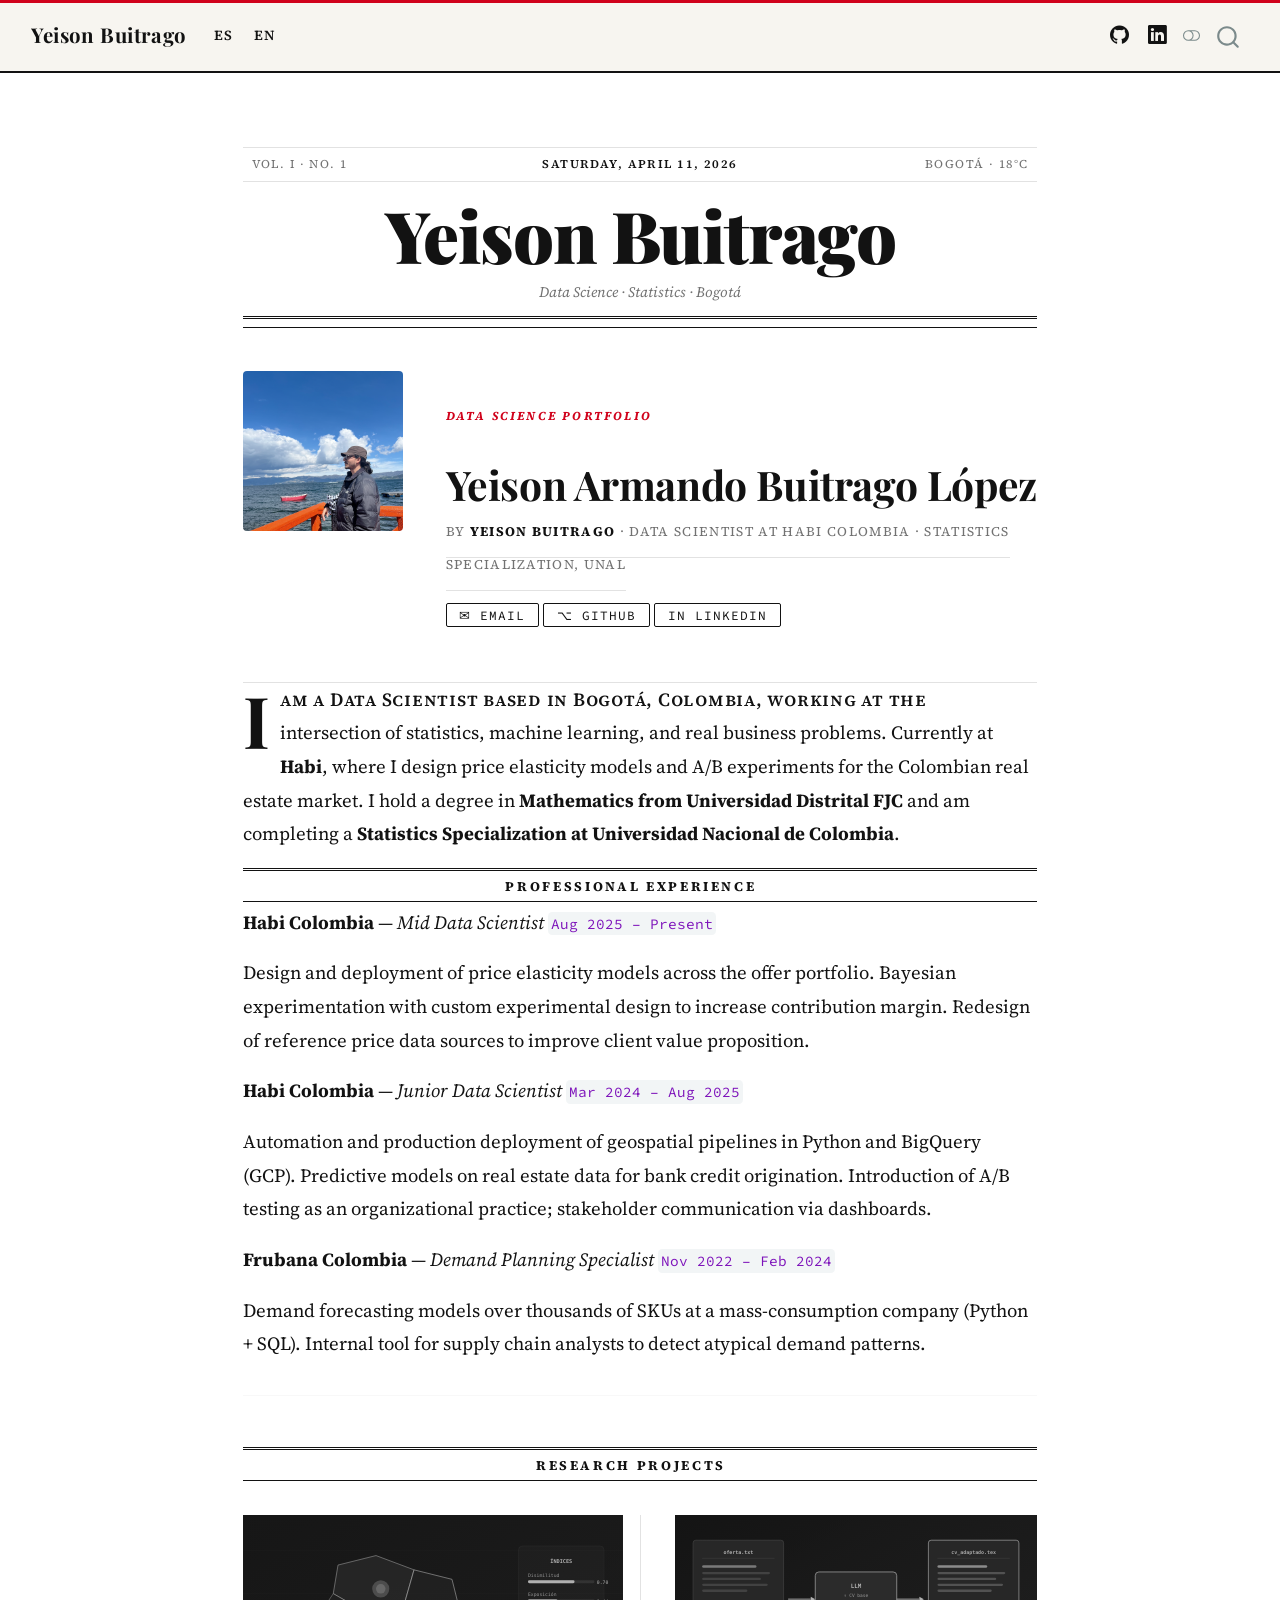
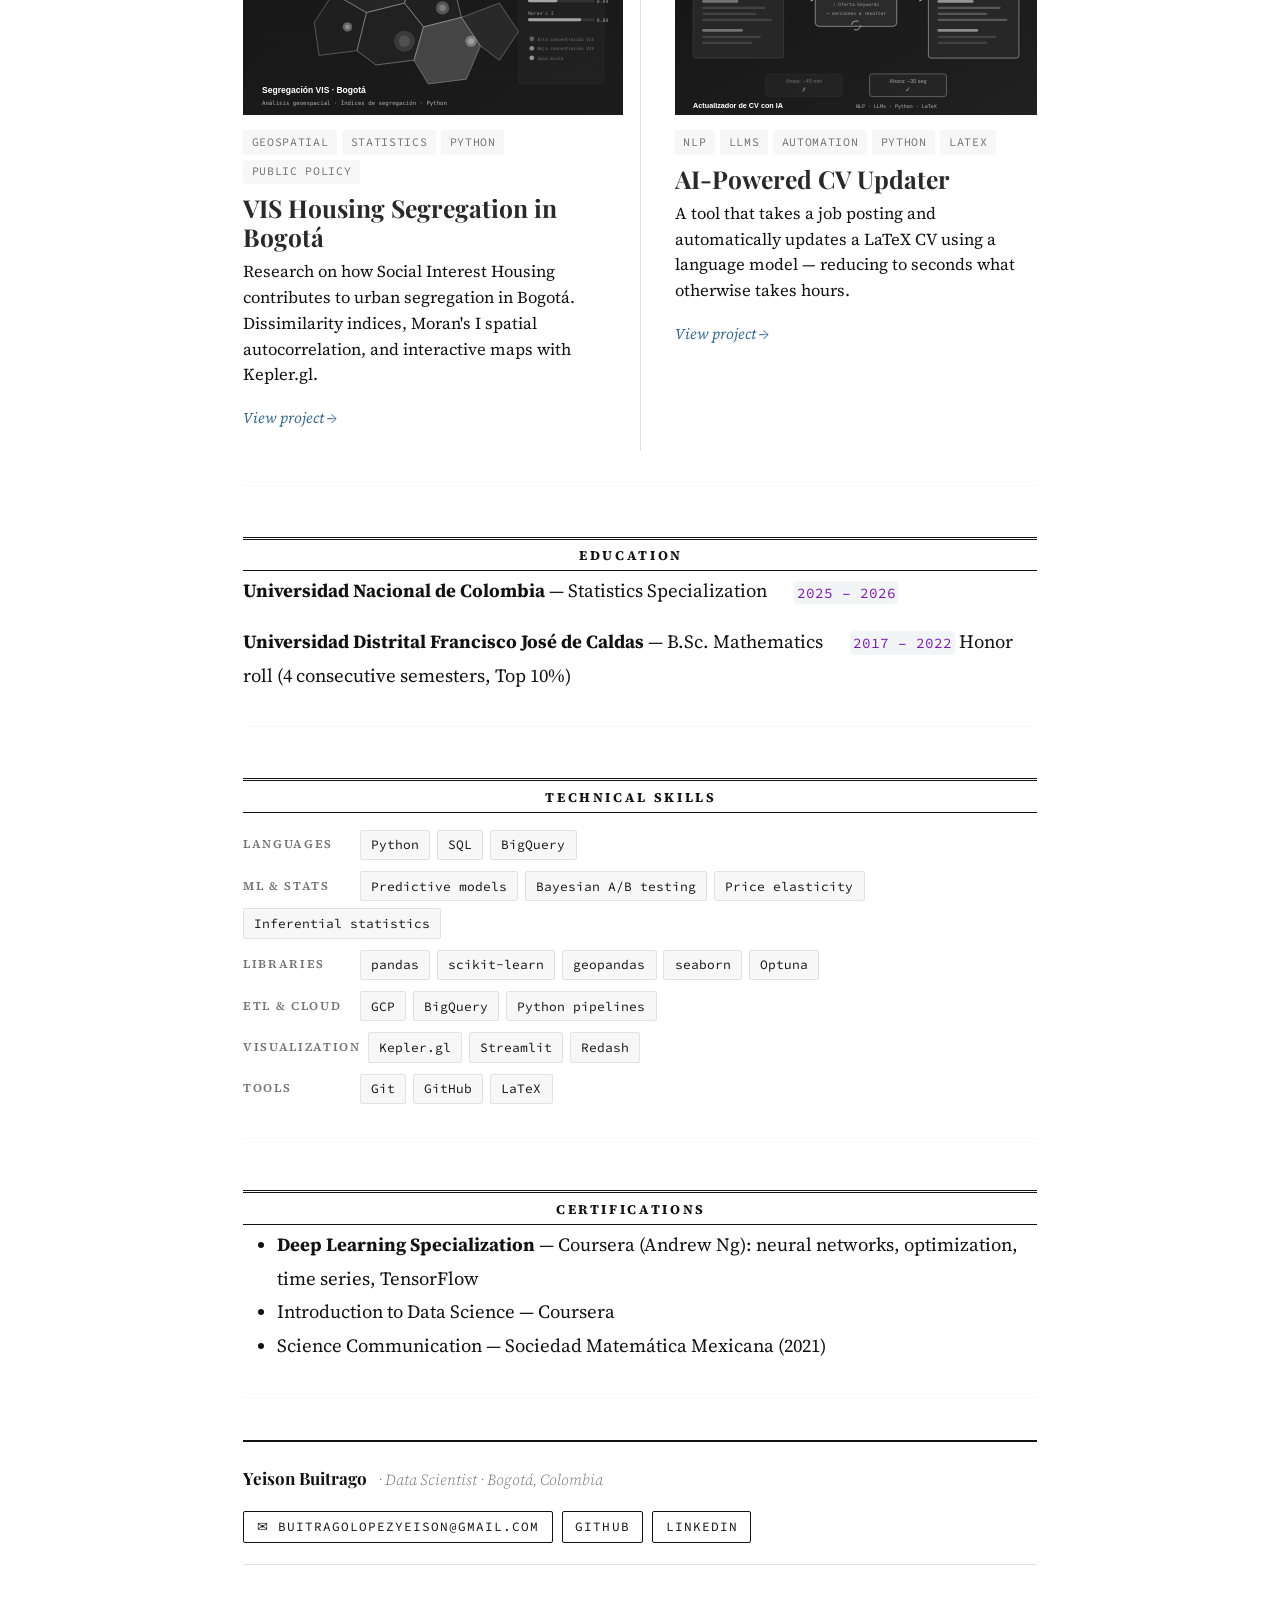
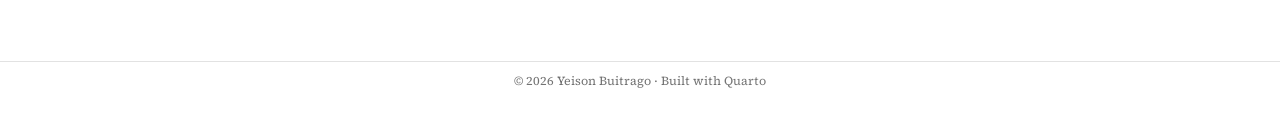
<file: docs/index.html>
<!DOCTYPE html>
<html xmlns="http://www.w3.org/1999/xhtml" lang="en" xml:lang="en"><head>

<meta charset="utf-8">
<meta name="generator" content="quarto-1.9.36">

<meta name="viewport" content="width=device-width, initial-scale=1.0, user-scalable=yes">


<title>Yeison Buitrago · Data Scientist</title>
<style>
/* Default styles provided by pandoc.
** See https://pandoc.org/MANUAL.html#variables-for-html for config info.
*/
code{white-space: pre-wrap;}
span.smallcaps{font-variant: small-caps;}
div.columns{display: flex; gap: min(4vw, 1.5em);}
div.column{flex: auto; overflow-x: auto;}
div.hanging-indent{margin-left: 1.5em; text-indent: -1.5em;}
ul.task-list{list-style: none;}
ul.task-list li input[type="checkbox"] {
  width: 0.8em;
  margin: 0 0.8em 0.2em -1em; /* quarto-specific, see https://github.com/quarto-dev/quarto-cli/issues/4556 */ 
  vertical-align: middle;
}
</style>


<script src="site_libs/quarto-nav/quarto-nav.js"></script>
<script src="site_libs/quarto-nav/headroom.min.js"></script>
<script src="site_libs/clipboard/clipboard.min.js"></script>
<script src="site_libs/quarto-search/autocomplete.umd.js"></script>
<script src="site_libs/quarto-search/fuse.min.js"></script>
<script src="site_libs/quarto-search/quarto-search.js"></script>
<meta name="quarto:offset" content="./">
<link href="./assets/favicon.ico" rel="icon">
<script src="site_libs/quarto-html/quarto.js" type="module"></script>
<script src="site_libs/quarto-html/tabsets/tabsets.js" type="module"></script>
<script src="site_libs/quarto-html/popper.min.js"></script>
<script src="site_libs/quarto-html/tippy.umd.min.js"></script>
<script src="site_libs/quarto-html/anchor.min.js"></script>
<link href="site_libs/quarto-html/tippy.css" rel="stylesheet">
<link href="site_libs/quarto-html/quarto-syntax-highlighting-a06763021a52c43c40a351ac8b799b8f.css" rel="stylesheet" class="quarto-color-scheme" id="quarto-text-highlighting-styles">
<link href="site_libs/quarto-html/quarto-syntax-highlighting-dark-dbc92dda8186f57fa2e333fbb71d6a9d.css" rel="stylesheet" class="quarto-color-scheme quarto-color-alternate" id="quarto-text-highlighting-styles">
<link href="site_libs/quarto-html/quarto-syntax-highlighting-a06763021a52c43c40a351ac8b799b8f.css" rel="stylesheet" class="quarto-color-scheme-extra" id="quarto-text-highlighting-styles">
<script src="site_libs/bootstrap/bootstrap.min.js"></script>
<link href="site_libs/bootstrap/bootstrap-icons.css" rel="stylesheet">
<link href="site_libs/bootstrap/bootstrap-db4f6bcde5add5e53d412e5a0f7914d6.min.css" rel="stylesheet" append-hash="true" class="quarto-color-scheme" id="quarto-bootstrap" data-mode="light">
<link href="site_libs/bootstrap/bootstrap-dark-aebc2c3838d79da0bbead743fa6df50b.min.css" rel="stylesheet" append-hash="true" class="quarto-color-scheme quarto-color-alternate" id="quarto-bootstrap" data-mode="dark">
<link href="site_libs/bootstrap/bootstrap-db4f6bcde5add5e53d412e5a0f7914d6.min.css" rel="stylesheet" append-hash="true" class="quarto-color-scheme-extra" id="quarto-bootstrap" data-mode="light">
<script id="quarto-search-options" type="application/json">{
  "location": "navbar",
  "copy-button": false,
  "collapse-after": 3,
  "panel-placement": "end",
  "type": "overlay",
  "limit": 50,
  "keyboard-shortcut": [
    "f",
    "/",
    "s"
  ],
  "show-item-context": false,
  "language": {
    "search-no-results-text": "No results",
    "search-matching-documents-text": "matching documents",
    "search-copy-link-title": "Copy link to search",
    "search-hide-matches-text": "Hide additional matches",
    "search-more-match-text": "more match in this document",
    "search-more-matches-text": "more matches in this document",
    "search-clear-button-title": "Clear",
    "search-text-placeholder": "",
    "search-detached-cancel-button-title": "Cancel",
    "search-submit-button-title": "Submit",
    "search-label": "Search"
  }
}</script>
<style>html{ scroll-behavior: smooth; }</style>


<link rel="stylesheet" href="styles.css">
</head>

<body class="nav-fixed fullcontent quarto-light"><script id="quarto-html-before-body" type="application/javascript">
    const toggleBodyColorMode = (bsSheetEl) => {
      const mode = bsSheetEl.getAttribute("data-mode");
      const bodyEl = window.document.querySelector("body");
      if (mode === "dark") {
        bodyEl.classList.add("quarto-dark");
        bodyEl.classList.remove("quarto-light");
      } else {
        bodyEl.classList.add("quarto-light");
        bodyEl.classList.remove("quarto-dark");
      }
    }
    const toggleBodyColorPrimary = () => {
      const bsSheetEl = window.document.querySelector("link#quarto-bootstrap:not([rel=disabled-stylesheet])");
      if (bsSheetEl) {
        toggleBodyColorMode(bsSheetEl);
      }
    }
    const setColorSchemeToggle = (alternate) => {
      const toggles = window.document.querySelectorAll('.quarto-color-scheme-toggle');
      for (let i=0; i < toggles.length; i++) {
        const toggle = toggles[i];
        if (toggle) {
          if (alternate) {
            toggle.classList.add("alternate");
          } else {
            toggle.classList.remove("alternate");
          }
        }
      }
    };
    const toggleColorMode = (alternate) => {
      // Switch the stylesheets
      const primaryStylesheets = window.document.querySelectorAll('link.quarto-color-scheme:not(.quarto-color-alternate)');
      const alternateStylesheets = window.document.querySelectorAll('link.quarto-color-scheme.quarto-color-alternate');
      manageTransitions('#quarto-margin-sidebar .nav-link', false);
      if (alternate) {
        // note: dark is layered on light, we don't disable primary!
        enableStylesheet(alternateStylesheets);
        for (const sheetNode of alternateStylesheets) {
          if (sheetNode.id === "quarto-bootstrap") {
            toggleBodyColorMode(sheetNode);
          }
        }
      } else {
        disableStylesheet(alternateStylesheets);
        enableStylesheet(primaryStylesheets)
        toggleBodyColorPrimary();
      }
      manageTransitions('#quarto-margin-sidebar .nav-link', true);
      // Switch the toggles
      setColorSchemeToggle(alternate)
      // Hack to workaround the fact that safari doesn't
      // properly recolor the scrollbar when toggling (#1455)
      if (navigator.userAgent.indexOf('Safari') > 0 && navigator.userAgent.indexOf('Chrome') == -1) {
        manageTransitions("body", false);
        window.scrollTo(0, 1);
        setTimeout(() => {
          window.scrollTo(0, 0);
          manageTransitions("body", true);
        }, 40);
      }
    }
    const disableStylesheet = (stylesheets) => {
      for (let i=0; i < stylesheets.length; i++) {
        const stylesheet = stylesheets[i];
        stylesheet.rel = 'disabled-stylesheet';
      }
    }
    const enableStylesheet = (stylesheets) => {
      for (let i=0; i < stylesheets.length; i++) {
        const stylesheet = stylesheets[i];
        if(stylesheet.rel !== 'stylesheet') { // for Chrome, which will still FOUC without this check
          stylesheet.rel = 'stylesheet';
        }
      }
    }
    const manageTransitions = (selector, allowTransitions) => {
      const els = window.document.querySelectorAll(selector);
      for (let i=0; i < els.length; i++) {
        const el = els[i];
        if (allowTransitions) {
          el.classList.remove('notransition');
        } else {
          el.classList.add('notransition');
        }
      }
    }
    const isFileUrl = () => {
      return window.location.protocol === 'file:';
    }
    const hasAlternateSentinel = () => {
      let styleSentinel = getColorSchemeSentinel();
      if (styleSentinel !== null) {
        return styleSentinel === "alternate";
      } else {
        return false;
      }
    }
    const setStyleSentinel = (alternate) => {
      const value = alternate ? "alternate" : "default";
      if (!isFileUrl()) {
        window.localStorage.setItem("quarto-color-scheme", value);
      } else {
        localAlternateSentinel = value;
      }
    }
    const getColorSchemeSentinel = () => {
      if (!isFileUrl()) {
        const storageValue = window.localStorage.getItem("quarto-color-scheme");
        return storageValue != null ? storageValue : localAlternateSentinel;
      } else {
        return localAlternateSentinel;
      }
    }
    const toggleGiscusIfUsed = (isAlternate, darkModeDefault) => {
      const baseTheme = document.querySelector('#giscus-base-theme')?.value ?? 'light';
      const alternateTheme = document.querySelector('#giscus-alt-theme')?.value ?? 'dark';
      let newTheme = '';
      if(authorPrefersDark) {
        newTheme = isAlternate ? baseTheme : alternateTheme;
      } else {
        newTheme = isAlternate ? alternateTheme : baseTheme;
      }
      const changeGiscusTheme = () => {
        // From: https://github.com/giscus/giscus/issues/336
        const sendMessage = (message) => {
          const iframe = document.querySelector('iframe.giscus-frame');
          if (!iframe) return;
          iframe.contentWindow.postMessage({ giscus: message }, 'https://giscus.app');
        }
        sendMessage({
          setConfig: {
            theme: newTheme
          }
        });
      }
      const isGiscussLoaded = window.document.querySelector('iframe.giscus-frame') !== null;
      if (isGiscussLoaded) {
        changeGiscusTheme();
      }
    };
    const authorPrefersDark = false;
    const darkModeDefault = authorPrefersDark;
      document.querySelector('link#quarto-text-highlighting-styles.quarto-color-scheme-extra').rel = 'disabled-stylesheet';
      document.querySelector('link#quarto-bootstrap.quarto-color-scheme-extra').rel = 'disabled-stylesheet';
    let localAlternateSentinel = darkModeDefault ? 'alternate' : 'default';
    // Dark / light mode switch
    window.quartoToggleColorScheme = () => {
      // Read the current dark / light value
      let toAlternate = !hasAlternateSentinel();
      toggleColorMode(toAlternate);
      setStyleSentinel(toAlternate);
      toggleGiscusIfUsed(toAlternate, darkModeDefault);
      window.dispatchEvent(new Event('resize'));
    };
    // Switch to dark mode if need be
    if (hasAlternateSentinel()) {
      toggleColorMode(true);
    } else {
      toggleColorMode(false);
    }
  </script>

<div id="quarto-search-results"></div>
  <header id="quarto-header" class="headroom fixed-top">
    <nav class="navbar navbar-expand-lg " data-bs-theme="dark">
      <div class="navbar-container container-fluid">
      <div class="navbar-brand-container mx-auto">
    <a class="navbar-brand" href="./index.html">
    <span class="navbar-title">Yeison Buitrago</span>
    </a>
  </div>
            <div id="quarto-search" class="" title="Search"></div>
          <button class="navbar-toggler" type="button" data-bs-toggle="collapse" data-bs-target="#navbarCollapse" aria-controls="navbarCollapse" role="menu" aria-expanded="false" aria-label="Toggle navigation" onclick="if (window.quartoToggleHeadroom) { window.quartoToggleHeadroom(); }">
  <span class="navbar-toggler-icon"></span>
</button>
          <div class="collapse navbar-collapse" id="navbarCollapse">
            <ul class="navbar-nav navbar-nav-scroll me-auto">
  <li class="nav-item">
    <a class="nav-link" href="./index-es.html"> 
<span class="menu-text">ES</span></a>
  </li>  
  <li class="nav-item">
    <a class="nav-link active" href="./index.html" aria-current="page"> 
<span class="menu-text">EN</span></a>
  </li>  
</ul>
            <ul class="navbar-nav navbar-nav-scroll ms-auto">
  <li class="nav-item compact">
    <a class="nav-link" href="https://github.com/YeisonBL"> <i class="bi bi-github" role="img" aria-label="GitHub">
</i> 
<span class="menu-text"></span></a>
  </li>  
  <li class="nav-item compact">
    <a class="nav-link" href="https://linkedin.com/in/yeisonabl"> <i class="bi bi-linkedin" role="img" aria-label="LinkedIn">
</i> 
<span class="menu-text"></span></a>
  </li>  
</ul>
          </div> <!-- /navcollapse -->
            <div class="quarto-navbar-tools">
  <a href="" class="quarto-color-scheme-toggle quarto-navigation-tool  px-1" onclick="window.quartoToggleColorScheme(); return false;" title="Toggle dark mode"><i class="bi"></i></a>
</div>
      </div> <!-- /container-fluid -->
    </nav>
</header>
<!-- content -->
<div id="quarto-content" class="quarto-container page-columns page-rows-contents page-layout-article page-navbar">
<!-- sidebar -->
<!-- margin-sidebar -->
    
<!-- main -->
<main class="content" id="quarto-document-content"><header id="title-block-header" class="quarto-title-block"></header>





<header class="masthead">
  <div class="masthead-top">
    <span class="edition">Vol. I · No. 1</span>
    <span class="date">Saturday, April 11, 2026</span>
    <span class="locale">Bogotá · 18°C</span>
  </div>
  <h1 class="masthead-title">Yeison Buitrago</h1>
  <div class="masthead-tagline">Data Science · Statistics · Bogotá</div>
  <div class="masthead-rule"></div>
</header>
<div class="author-header">
<div class="author-photo">
<p><img src="assets/yeison.png" class="img-fluid"></p>
</div>
<div class="author-info">
<p><span class="kicker">Data Science Portfolio</span></p>
<section id="yeison-armando-buitrago-lópez" class="level1">
<h1>Yeison Armando Buitrago López</h1>
<p><span class="byline">By <strong>YEISON BUITRAGO</strong> · Data Scientist at Habi Colombia · Statistics Specialization, UNAL</span></p>
<div class="contact-links">
<p><a href="mailto:buitragolopezyeison@gmail.com">✉ Email</a> <a href="https://github.com/YeisonBL">⌥ GitHub</a> <a href="https://linkedin.com/in/yeisonabl">in LinkedIn</a></p>
</div>
</section>
</div>
</div>
<div class="lede">
<p>I am a Data Scientist based in Bogotá, Colombia, working at the intersection of statistics, machine learning, and real business problems. Currently at <strong>Habi</strong>, where I design price elasticity models and A/B experiments for the Colombian real estate market. I hold a degree in <strong>Mathematics from Universidad Distrital FJC</strong> and am completing a <strong>Statistics Specialization at Universidad Nacional de Colombia</strong>.</p>
</div>
<section id="professional-experience" class="level2">
<h2 class="anchored" data-anchor-id="professional-experience">Professional Experience</h2>
<p><strong>Habi Colombia</strong> — <em>Mid Data Scientist</em> <code>Aug 2025 – Present</code></p>
<p>Design and deployment of price elasticity models across the offer portfolio. Bayesian experimentation with custom experimental design to increase contribution margin. Redesign of reference price data sources to improve client value proposition.</p>
<p><strong>Habi Colombia</strong> — <em>Junior Data Scientist</em> <code>Mar 2024 – Aug 2025</code></p>
<p>Automation and production deployment of geospatial pipelines in Python and BigQuery (GCP). Predictive models on real estate data for bank credit origination. Introduction of A/B testing as an organizational practice; stakeholder communication via dashboards.</p>
<p><strong>Frubana Colombia</strong> — <em>Demand Planning Specialist</em> <code>Nov 2022 – Feb 2024</code></p>
<p>Demand forecasting models over thousands of SKUs at a mass-consumption company (Python + SQL). Internal tool for supply chain analysts to detect atypical demand patterns.</p>
<hr>
</section>
<section id="research-projects" class="level2">
<h2 class="anchored" data-anchor-id="research-projects">Research Projects</h2>
<div class="project-grid">

  <div class="project-card">
    <a href="./projects/vis-segregacion-bogota.html"><img src="assets/vis-bogota-preview.svg" alt="VIS Segregation preview"></a>
    <div class="project-card-body">
      <div class="project-tags">
        <span class="tag">Geospatial</span>
        <span class="tag">Statistics</span>
        <span class="tag">Python</span>
        <span class="tag">Public Policy</span>
      </div>
      <h3 class="anchored">VIS Housing Segregation in Bogotá</h3>
      <p>Research on how Social Interest Housing contributes to urban segregation in Bogotá. Dissimilarity indices, Moran's I spatial autocorrelation, and interactive maps with Kepler.gl.</p>
      <a href="./projects/vis-segregacion-bogota.html" class="project-link">View project →</a>
    </div>
  </div>

  <div class="project-card">
    <a href="./projects/cv-actualizador-ia.html"><img src="assets/cv-updater-preview.svg" alt="CV Updater preview"></a>
    <div class="project-card-body">
      <div class="project-tags">
        <span class="tag">NLP</span>
        <span class="tag">LLMs</span>
        <span class="tag">Automation</span>
        <span class="tag">Python</span>
        <span class="tag">LaTeX</span>
      </div>
      <h3 class="anchored">AI-Powered CV Updater</h3>
      <p>A tool that takes a job posting and automatically updates a LaTeX CV using a language model — reducing to seconds what otherwise takes hours.</p>
      <a href="./projects/cv-actualizador-ia.html" class="project-link">View project →</a>
    </div>
  </div>

</div>
<hr>
</section>
<section id="education" class="level2">
<h2 class="anchored" data-anchor-id="education">Education</h2>
<p><strong>Universidad Nacional de Colombia</strong> — Statistics Specialization   <code>2025 – 2026</code></p>
<p><strong>Universidad Distrital Francisco José de Caldas</strong> — B.Sc. Mathematics   <code>2017 – 2022</code> Honor roll (4 consecutive semesters, Top 10%)</p>
<hr>
</section>
<section id="technical-skills" class="level2">
<h2 class="anchored" data-anchor-id="technical-skills">Technical Skills</h2>
<div class="skills-grid">
  <div class="skill-group">
    <span class="skill-label">Languages</span>
    <span class="skill-pill">Python</span>
    <span class="skill-pill">SQL</span>
    <span class="skill-pill">BigQuery</span>
  </div>
  <div class="skill-group">
    <span class="skill-label">ML &amp; Stats</span>
    <span class="skill-pill">Predictive models</span>
    <span class="skill-pill">Bayesian A/B testing</span>
    <span class="skill-pill">Price elasticity</span>
    <span class="skill-pill">Inferential statistics</span>
  </div>
  <div class="skill-group">
    <span class="skill-label">Libraries</span>
    <span class="skill-pill">pandas</span>
    <span class="skill-pill">scikit-learn</span>
    <span class="skill-pill">geopandas</span>
    <span class="skill-pill">seaborn</span>
    <span class="skill-pill">Optuna</span>
  </div>
  <div class="skill-group">
    <span class="skill-label">ETL &amp; Cloud</span>
    <span class="skill-pill">GCP</span>
    <span class="skill-pill">BigQuery</span>
    <span class="skill-pill">Python pipelines</span>
  </div>
  <div class="skill-group">
    <span class="skill-label">Visualization</span>
    <span class="skill-pill">Kepler.gl</span>
    <span class="skill-pill">Streamlit</span>
    <span class="skill-pill">Redash</span>
  </div>
  <div class="skill-group">
    <span class="skill-label">Tools</span>
    <span class="skill-pill">Git</span>
    <span class="skill-pill">GitHub</span>
    <span class="skill-pill">LaTeX</span>
  </div>
</div>
<hr>
</section>
<section id="certifications" class="level2">
<h2 class="anchored" data-anchor-id="certifications">Certifications</h2>
<ul>
<li><strong>Deep Learning Specialization</strong> — Coursera (Andrew Ng): neural networks, optimization, time series, TensorFlow</li>
<li>Introduction to Data Science — Coursera</li>
<li>Science Communication — Sociedad Matemática Mexicana (2021)</li>
</ul>
<hr>
<div class="contact-strip">
  <div class="contact-strip-name">
    Yeison Buitrago
    <span>· Data Scientist · Bogotá, Colombia</span>
  </div>
  <div class="contact-strip-links">
    <a href="mailto:buitragolopezyeison@gmail.com">✉ buitragolopezyeison@gmail.com</a>
    <a href="https://github.com/YeisonBL">GitHub</a>
    <a href="https://linkedin.com/in/yeisonabl">LinkedIn</a>
  </div>
</div>


</section>

</main> <!-- /main -->
<script id="quarto-html-after-body" type="application/javascript">
  window.document.addEventListener("DOMContentLoaded", function (event) {
    // Ensure there is a toggle, if there isn't float one in the top right
    if (window.document.querySelector('.quarto-color-scheme-toggle') === null) {
      const a = window.document.createElement('a');
      a.classList.add('top-right');
      a.classList.add('quarto-color-scheme-toggle');
      a.href = "";
      a.onclick = function() { try { window.quartoToggleColorScheme(); } catch {} return false; };
      const i = window.document.createElement("i");
      i.classList.add('bi');
      a.appendChild(i);
      window.document.body.appendChild(a);
    }
    setColorSchemeToggle(hasAlternateSentinel())
    const icon = "";
    const anchorJS = new window.AnchorJS();
    anchorJS.options = {
      placement: 'right',
      icon: icon
    };
    anchorJS.add('.anchored');
    const isCodeAnnotation = (el) => {
      for (const clz of el.classList) {
        if (clz.startsWith('code-annotation-')) {                     
          return true;
        }
      }
      return false;
    }
    const onCopySuccess = function(e) {
      // button target
      const button = e.trigger;
      // don't keep focus
      button.blur();
      // flash "checked"
      button.classList.add('code-copy-button-checked');
      var currentTitle = button.getAttribute("title");
      button.setAttribute("title", "Copied!");
      let tooltip;
      if (window.bootstrap) {
        button.setAttribute("data-bs-toggle", "tooltip");
        button.setAttribute("data-bs-placement", "left");
        button.setAttribute("data-bs-title", "Copied!");
        tooltip = new bootstrap.Tooltip(button, 
          { trigger: "manual", 
            customClass: "code-copy-button-tooltip",
            offset: [0, -8]});
        tooltip.show();    
      }
      setTimeout(function() {
        if (tooltip) {
          tooltip.hide();
          button.removeAttribute("data-bs-title");
          button.removeAttribute("data-bs-toggle");
          button.removeAttribute("data-bs-placement");
        }
        button.setAttribute("title", currentTitle);
        button.classList.remove('code-copy-button-checked');
      }, 1000);
      // clear code selection
      e.clearSelection();
    }
    const getTextToCopy = function(trigger) {
      const outerScaffold = trigger.parentElement.cloneNode(true);
      const codeEl = outerScaffold.querySelector('code');
      for (const childEl of codeEl.children) {
        if (isCodeAnnotation(childEl)) {
          childEl.remove();
        }
      }
      return codeEl.innerText;
    }
    const clipboard = new window.ClipboardJS('.code-copy-button:not([data-in-quarto-modal])', {
      text: getTextToCopy
    });
    clipboard.on('success', onCopySuccess);
    if (window.document.getElementById('quarto-embedded-source-code-modal')) {
      const clipboardModal = new window.ClipboardJS('.code-copy-button[data-in-quarto-modal]', {
        text: getTextToCopy,
        container: window.document.getElementById('quarto-embedded-source-code-modal')
      });
      clipboardModal.on('success', onCopySuccess);
    }
      var localhostRegex = new RegExp(/^(?:http|https):\/\/localhost\:?[0-9]*\//);
      var mailtoRegex = new RegExp(/^mailto:/);
        var filterRegex = new RegExp('/' + window.location.host + '/');
      var isInternal = (href) => {
          return filterRegex.test(href) || localhostRegex.test(href) || mailtoRegex.test(href);
      }
      // Inspect non-navigation links and adorn them if external
     var links = window.document.querySelectorAll('a[href]:not(.nav-link):not(.navbar-brand):not(.toc-action):not(.sidebar-link):not(.sidebar-item-toggle):not(.pagination-link):not(.no-external):not([aria-hidden]):not(.dropdown-item):not(.quarto-navigation-tool):not(.about-link)');
      for (var i=0; i<links.length; i++) {
        const link = links[i];
        if (!isInternal(link.href)) {
          // undo the damage that might have been done by quarto-nav.js in the case of
          // links that we want to consider external
          if (link.dataset.originalHref !== undefined) {
            link.href = link.dataset.originalHref;
          }
        }
      }
    function tippyHover(el, contentFn, onTriggerFn, onUntriggerFn) {
      const config = {
        allowHTML: true,
        maxWidth: 500,
        delay: 100,
        arrow: false,
        appendTo: function(el) {
            return el.parentElement;
        },
        interactive: true,
        interactiveBorder: 10,
        theme: 'quarto',
        placement: 'bottom-start',
      };
      if (contentFn) {
        config.content = contentFn;
      }
      if (onTriggerFn) {
        config.onTrigger = onTriggerFn;
      }
      if (onUntriggerFn) {
        config.onUntrigger = onUntriggerFn;
      }
      window.tippy(el, config); 
    }
    const noterefs = window.document.querySelectorAll('a[role="doc-noteref"]');
    for (var i=0; i<noterefs.length; i++) {
      const ref = noterefs[i];
      tippyHover(ref, function() {
        // use id or data attribute instead here
        let href = ref.getAttribute('data-footnote-href') || ref.getAttribute('href');
        try { href = new URL(href).hash; } catch {}
        const id = href.replace(/^#\/?/, "");
        const note = window.document.getElementById(id);
        if (note) {
          return note.innerHTML;
        } else {
          return "";
        }
      });
    }
    const xrefs = window.document.querySelectorAll('a.quarto-xref');
    const processXRef = (id, note) => {
      // Strip column container classes
      const stripColumnClz = (el) => {
        el.classList.remove("page-full", "page-columns");
        if (el.children) {
          for (const child of el.children) {
            stripColumnClz(child);
          }
        }
      }
      stripColumnClz(note)
      if (id === null || id.startsWith('sec-')) {
        // Special case sections, only their first couple elements
        const container = document.createElement("div");
        if (note.children && note.children.length > 2) {
          container.appendChild(note.children[0].cloneNode(true));
          for (let i = 1; i < note.children.length; i++) {
            const child = note.children[i];
            if (child.tagName === "P" && child.innerText === "") {
              continue;
            } else {
              container.appendChild(child.cloneNode(true));
              break;
            }
          }
          if (window.Quarto?.typesetMath) {
            window.Quarto.typesetMath(container);
          }
          return container.innerHTML
        } else {
          if (window.Quarto?.typesetMath) {
            window.Quarto.typesetMath(note);
          }
          return note.innerHTML;
        }
      } else {
        // Remove any anchor links if they are present
        const anchorLink = note.querySelector('a.anchorjs-link');
        if (anchorLink) {
          anchorLink.remove();
        }
        if (window.Quarto?.typesetMath) {
          window.Quarto.typesetMath(note);
        }
        if (note.classList.contains("callout")) {
          return note.outerHTML;
        } else {
          return note.innerHTML;
        }
      }
    }
    for (var i=0; i<xrefs.length; i++) {
      const xref = xrefs[i];
      tippyHover(xref, undefined, function(instance) {
        instance.disable();
        let url = xref.getAttribute('href');
        let hash = undefined; 
        if (url.startsWith('#')) {
          hash = url;
        } else {
          try { hash = new URL(url).hash; } catch {}
        }
        if (hash) {
          const id = hash.replace(/^#\/?/, "");
          const note = window.document.getElementById(id);
          if (note !== null) {
            try {
              const html = processXRef(id, note.cloneNode(true));
              instance.setContent(html);
            } finally {
              instance.enable();
              instance.show();
            }
          } else {
            // See if we can fetch this
            fetch(url.split('#')[0])
            .then(res => res.text())
            .then(html => {
              const parser = new DOMParser();
              const htmlDoc = parser.parseFromString(html, "text/html");
              const note = htmlDoc.getElementById(id);
              if (note !== null) {
                const html = processXRef(id, note);
                instance.setContent(html);
              } 
            }).finally(() => {
              instance.enable();
              instance.show();
            });
          }
        } else {
          // See if we can fetch a full url (with no hash to target)
          // This is a special case and we should probably do some content thinning / targeting
          fetch(url)
          .then(res => res.text())
          .then(html => {
            const parser = new DOMParser();
            const htmlDoc = parser.parseFromString(html, "text/html");
            const note = htmlDoc.querySelector('main.content');
            if (note !== null) {
              // This should only happen for chapter cross references
              // (since there is no id in the URL)
              // remove the first header
              if (note.children.length > 0 && note.children[0].tagName === "HEADER") {
                note.children[0].remove();
              }
              const html = processXRef(null, note);
              instance.setContent(html);
            } 
          }).finally(() => {
            instance.enable();
            instance.show();
          });
        }
      }, function(instance) {
      });
    }
        let selectedAnnoteEl;
        const selectorForAnnotation = ( cell, annotation) => {
          let cellAttr = 'data-code-cell="' + cell + '"';
          let lineAttr = 'data-code-annotation="' +  annotation + '"';
          const selector = 'span[' + cellAttr + '][' + lineAttr + ']';
          return selector;
        }
        const selectCodeLines = (annoteEl) => {
          const doc = window.document;
          const targetCell = annoteEl.getAttribute("data-target-cell");
          const targetAnnotation = annoteEl.getAttribute("data-target-annotation");
          const annoteSpan = window.document.querySelector(selectorForAnnotation(targetCell, targetAnnotation));
          const lines = annoteSpan.getAttribute("data-code-lines").split(",");
          const lineIds = lines.map((line) => {
            return targetCell + "-" + line;
          })
          let top = null;
          let height = null;
          let parent = null;
          if (lineIds.length > 0) {
              //compute the position of the single el (top and bottom and make a div)
              const el = window.document.getElementById(lineIds[0]);
              top = el.offsetTop;
              height = el.offsetHeight;
              parent = el.parentElement.parentElement;
            if (lineIds.length > 1) {
              const lastEl = window.document.getElementById(lineIds[lineIds.length - 1]);
              const bottom = lastEl.offsetTop + lastEl.offsetHeight;
              height = bottom - top;
            }
            if (top !== null && height !== null && parent !== null) {
              // cook up a div (if necessary) and position it 
              let div = window.document.getElementById("code-annotation-line-highlight");
              if (div === null) {
                div = window.document.createElement("div");
                div.setAttribute("id", "code-annotation-line-highlight");
                div.style.position = 'absolute';
                parent.appendChild(div);
              }
              div.style.top = top - 2 + "px";
              div.style.height = height + 4 + "px";
              div.style.left = 0;
              let gutterDiv = window.document.getElementById("code-annotation-line-highlight-gutter");
              if (gutterDiv === null) {
                gutterDiv = window.document.createElement("div");
                gutterDiv.setAttribute("id", "code-annotation-line-highlight-gutter");
                gutterDiv.style.position = 'absolute';
                const codeCell = window.document.getElementById(targetCell);
                const gutter = codeCell.querySelector('.code-annotation-gutter');
                gutter.appendChild(gutterDiv);
              }
              gutterDiv.style.top = top - 2 + "px";
              gutterDiv.style.height = height + 4 + "px";
            }
            selectedAnnoteEl = annoteEl;
          }
        };
        const unselectCodeLines = () => {
          const elementsIds = ["code-annotation-line-highlight", "code-annotation-line-highlight-gutter"];
          elementsIds.forEach((elId) => {
            const div = window.document.getElementById(elId);
            if (div) {
              div.remove();
            }
          });
          selectedAnnoteEl = undefined;
        };
          // Handle positioning of the toggle
      window.addEventListener(
        "resize",
        throttle(() => {
          elRect = undefined;
          if (selectedAnnoteEl) {
            selectCodeLines(selectedAnnoteEl);
          }
        }, 10)
      );
      function throttle(fn, ms) {
      let throttle = false;
      let timer;
        return (...args) => {
          if(!throttle) { // first call gets through
              fn.apply(this, args);
              throttle = true;
          } else { // all the others get throttled
              if(timer) clearTimeout(timer); // cancel #2
              timer = setTimeout(() => {
                fn.apply(this, args);
                timer = throttle = false;
              }, ms);
          }
        };
      }
        // Attach click handler to the DT
        const annoteDls = window.document.querySelectorAll('dt[data-target-cell]');
        for (const annoteDlNode of annoteDls) {
          annoteDlNode.addEventListener('click', (event) => {
            const clickedEl = event.target;
            if (clickedEl !== selectedAnnoteEl) {
              unselectCodeLines();
              const activeEl = window.document.querySelector('dt[data-target-cell].code-annotation-active');
              if (activeEl) {
                activeEl.classList.remove('code-annotation-active');
              }
              selectCodeLines(clickedEl);
              clickedEl.classList.add('code-annotation-active');
            } else {
              // Unselect the line
              unselectCodeLines();
              clickedEl.classList.remove('code-annotation-active');
            }
          });
        }
    const findCites = (el) => {
      const parentEl = el.parentElement;
      if (parentEl) {
        const cites = parentEl.dataset.cites;
        if (cites) {
          return {
            el,
            cites: cites.split(' ')
          };
        } else {
          return findCites(el.parentElement)
        }
      } else {
        return undefined;
      }
    };
    var bibliorefs = window.document.querySelectorAll('a[role="doc-biblioref"]');
    for (var i=0; i<bibliorefs.length; i++) {
      const ref = bibliorefs[i];
      const citeInfo = findCites(ref);
      if (citeInfo) {
        tippyHover(citeInfo.el, function() {
          var popup = window.document.createElement('div');
          citeInfo.cites.forEach(function(cite) {
            var citeDiv = window.document.createElement('div');
            citeDiv.classList.add('hanging-indent');
            citeDiv.classList.add('csl-entry');
            var biblioDiv = window.document.getElementById('ref-' + cite);
            if (biblioDiv) {
              citeDiv.innerHTML = biblioDiv.innerHTML;
            }
            popup.appendChild(citeDiv);
          });
          return popup.innerHTML;
        });
      }
    }
  });
  </script>
</div> <!-- /content -->
<footer class="footer">
  <div class="nav-footer">
    <div class="nav-footer-left">
      &nbsp;
    </div>   
    <div class="nav-footer-center">
<p>© 2026 Yeison Buitrago · Built with <a href="https://quarto.org">Quarto</a></p>
</div>
    <div class="nav-footer-right">
      &nbsp;
    </div>
  </div>
</footer>




<script src="site_libs/quarto-html/zenscroll-min.js"></script>
</body></html>
</file>
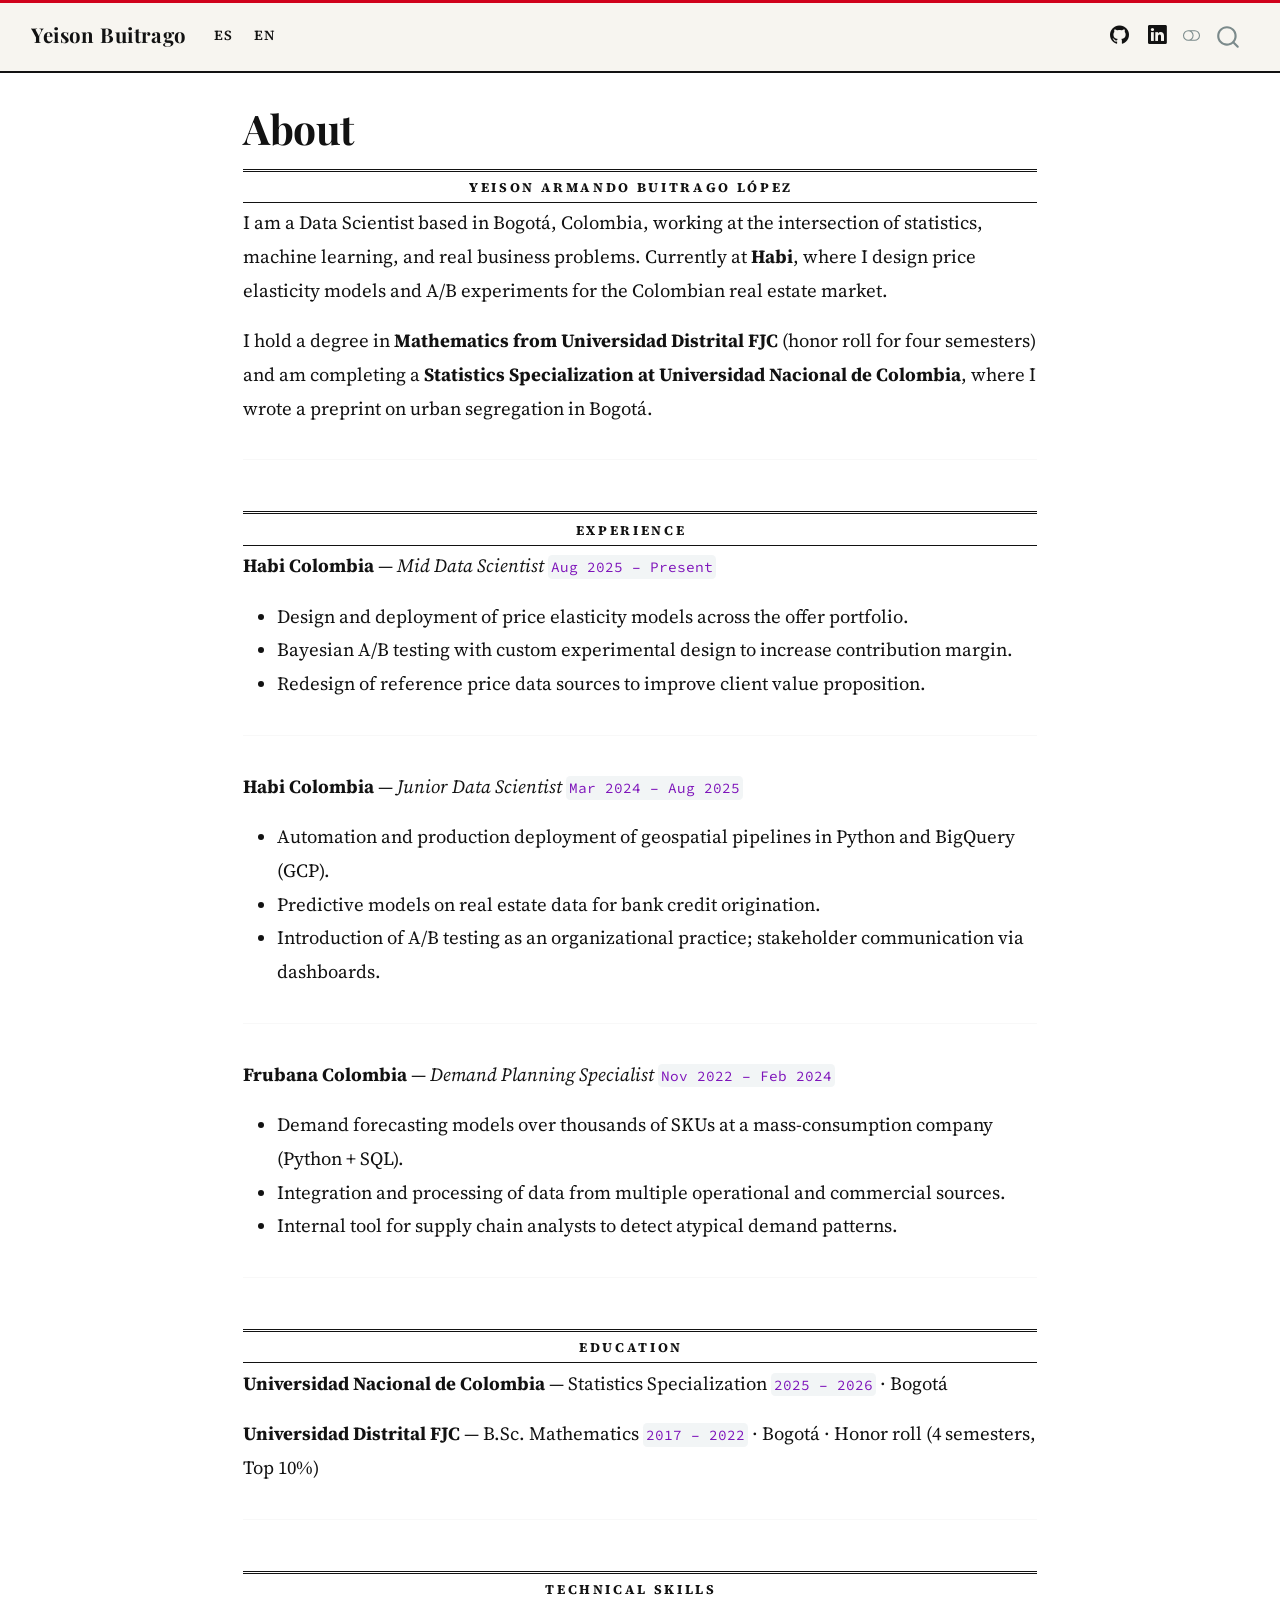
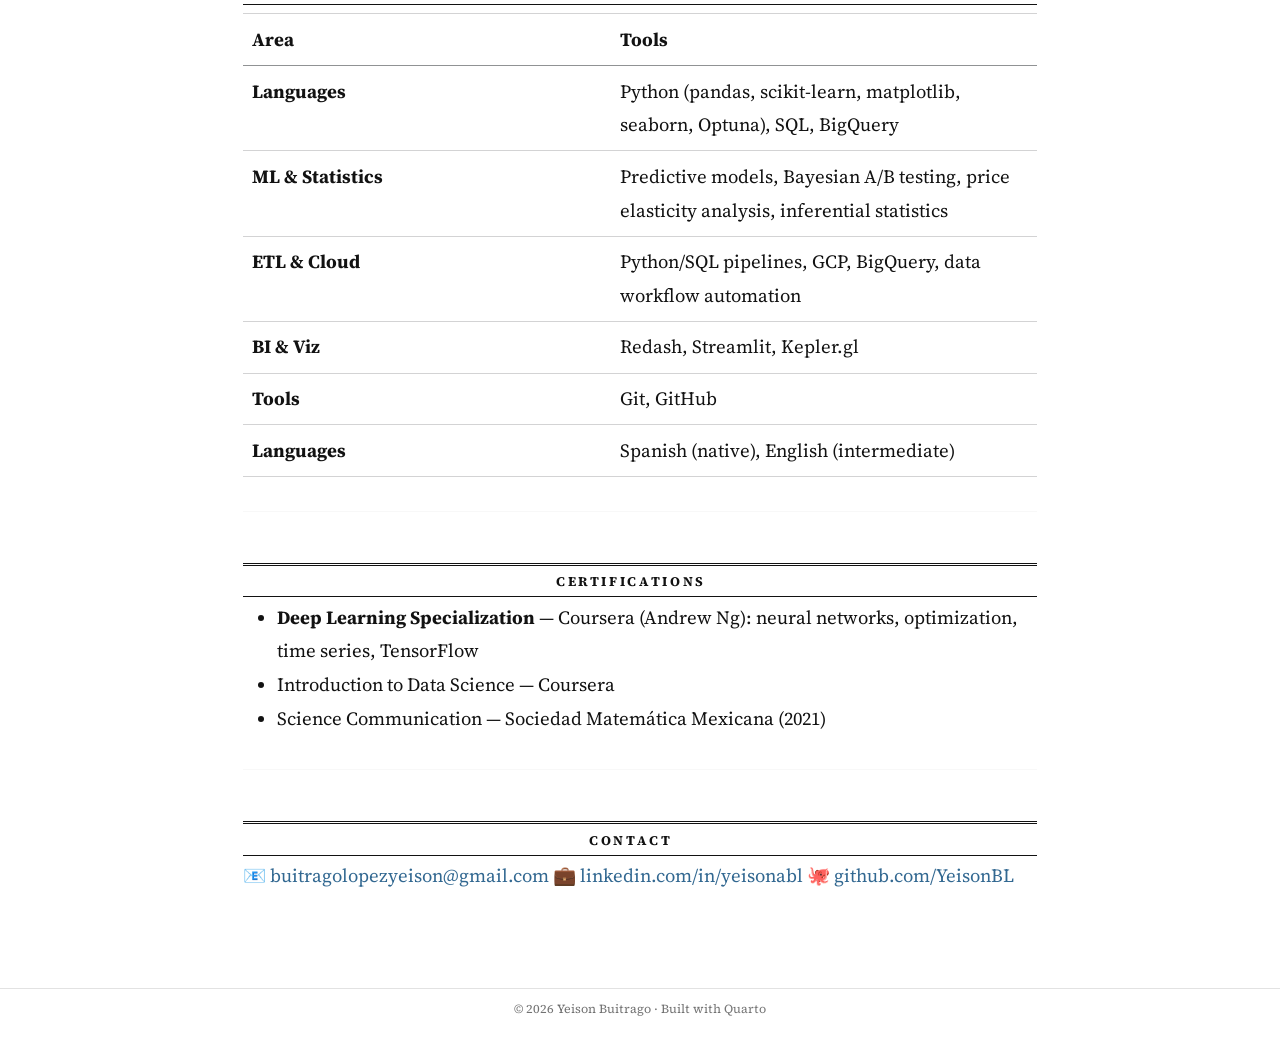
<file: docs/about.html>
<!DOCTYPE html>
<html xmlns="http://www.w3.org/1999/xhtml" lang="en" xml:lang="en"><head>

<meta charset="utf-8">
<meta name="generator" content="quarto-1.9.36">

<meta name="viewport" content="width=device-width, initial-scale=1.0, user-scalable=yes">


<title>About – Yeison Buitrago · Data Scientist</title>
<style>
/* Default styles provided by pandoc.
** See https://pandoc.org/MANUAL.html#variables-for-html for config info.
*/
code{white-space: pre-wrap;}
span.smallcaps{font-variant: small-caps;}
div.columns{display: flex; gap: min(4vw, 1.5em);}
div.column{flex: auto; overflow-x: auto;}
div.hanging-indent{margin-left: 1.5em; text-indent: -1.5em;}
ul.task-list{list-style: none;}
ul.task-list li input[type="checkbox"] {
  width: 0.8em;
  margin: 0 0.8em 0.2em -1em; /* quarto-specific, see https://github.com/quarto-dev/quarto-cli/issues/4556 */ 
  vertical-align: middle;
}
</style>


<script src="site_libs/quarto-nav/quarto-nav.js"></script>
<script src="site_libs/quarto-nav/headroom.min.js"></script>
<script src="site_libs/clipboard/clipboard.min.js"></script>
<script src="site_libs/quarto-search/autocomplete.umd.js"></script>
<script src="site_libs/quarto-search/fuse.min.js"></script>
<script src="site_libs/quarto-search/quarto-search.js"></script>
<meta name="quarto:offset" content="./">
<link href="./assets/favicon.ico" rel="icon">
<script src="site_libs/quarto-html/quarto.js" type="module"></script>
<script src="site_libs/quarto-html/tabsets/tabsets.js" type="module"></script>
<script src="site_libs/quarto-html/popper.min.js"></script>
<script src="site_libs/quarto-html/tippy.umd.min.js"></script>
<script src="site_libs/quarto-html/anchor.min.js"></script>
<link href="site_libs/quarto-html/tippy.css" rel="stylesheet">
<link href="site_libs/quarto-html/quarto-syntax-highlighting-a06763021a52c43c40a351ac8b799b8f.css" rel="stylesheet" class="quarto-color-scheme" id="quarto-text-highlighting-styles">
<link href="site_libs/quarto-html/quarto-syntax-highlighting-dark-dbc92dda8186f57fa2e333fbb71d6a9d.css" rel="stylesheet" class="quarto-color-scheme quarto-color-alternate" id="quarto-text-highlighting-styles">
<link href="site_libs/quarto-html/quarto-syntax-highlighting-a06763021a52c43c40a351ac8b799b8f.css" rel="stylesheet" class="quarto-color-scheme-extra" id="quarto-text-highlighting-styles">
<script src="site_libs/bootstrap/bootstrap.min.js"></script>
<link href="site_libs/bootstrap/bootstrap-icons.css" rel="stylesheet">
<link href="site_libs/bootstrap/bootstrap-db4f6bcde5add5e53d412e5a0f7914d6.min.css" rel="stylesheet" append-hash="true" class="quarto-color-scheme" id="quarto-bootstrap" data-mode="light">
<link href="site_libs/bootstrap/bootstrap-dark-aebc2c3838d79da0bbead743fa6df50b.min.css" rel="stylesheet" append-hash="true" class="quarto-color-scheme quarto-color-alternate" id="quarto-bootstrap" data-mode="dark">
<link href="site_libs/bootstrap/bootstrap-db4f6bcde5add5e53d412e5a0f7914d6.min.css" rel="stylesheet" append-hash="true" class="quarto-color-scheme-extra" id="quarto-bootstrap" data-mode="light">
<script id="quarto-search-options" type="application/json">{
  "location": "navbar",
  "copy-button": false,
  "collapse-after": 3,
  "panel-placement": "end",
  "type": "overlay",
  "limit": 50,
  "keyboard-shortcut": [
    "f",
    "/",
    "s"
  ],
  "show-item-context": false,
  "language": {
    "search-no-results-text": "No results",
    "search-matching-documents-text": "matching documents",
    "search-copy-link-title": "Copy link to search",
    "search-hide-matches-text": "Hide additional matches",
    "search-more-match-text": "more match in this document",
    "search-more-matches-text": "more matches in this document",
    "search-clear-button-title": "Clear",
    "search-text-placeholder": "",
    "search-detached-cancel-button-title": "Cancel",
    "search-submit-button-title": "Submit",
    "search-label": "Search"
  }
}</script>
<style>html{ scroll-behavior: smooth; }</style>


<link rel="stylesheet" href="styles.css">
</head>

<body class="nav-fixed fullcontent quarto-light"><script id="quarto-html-before-body" type="application/javascript">
    const toggleBodyColorMode = (bsSheetEl) => {
      const mode = bsSheetEl.getAttribute("data-mode");
      const bodyEl = window.document.querySelector("body");
      if (mode === "dark") {
        bodyEl.classList.add("quarto-dark");
        bodyEl.classList.remove("quarto-light");
      } else {
        bodyEl.classList.add("quarto-light");
        bodyEl.classList.remove("quarto-dark");
      }
    }
    const toggleBodyColorPrimary = () => {
      const bsSheetEl = window.document.querySelector("link#quarto-bootstrap:not([rel=disabled-stylesheet])");
      if (bsSheetEl) {
        toggleBodyColorMode(bsSheetEl);
      }
    }
    const setColorSchemeToggle = (alternate) => {
      const toggles = window.document.querySelectorAll('.quarto-color-scheme-toggle');
      for (let i=0; i < toggles.length; i++) {
        const toggle = toggles[i];
        if (toggle) {
          if (alternate) {
            toggle.classList.add("alternate");
          } else {
            toggle.classList.remove("alternate");
          }
        }
      }
    };
    const toggleColorMode = (alternate) => {
      // Switch the stylesheets
      const primaryStylesheets = window.document.querySelectorAll('link.quarto-color-scheme:not(.quarto-color-alternate)');
      const alternateStylesheets = window.document.querySelectorAll('link.quarto-color-scheme.quarto-color-alternate');
      manageTransitions('#quarto-margin-sidebar .nav-link', false);
      if (alternate) {
        // note: dark is layered on light, we don't disable primary!
        enableStylesheet(alternateStylesheets);
        for (const sheetNode of alternateStylesheets) {
          if (sheetNode.id === "quarto-bootstrap") {
            toggleBodyColorMode(sheetNode);
          }
        }
      } else {
        disableStylesheet(alternateStylesheets);
        enableStylesheet(primaryStylesheets)
        toggleBodyColorPrimary();
      }
      manageTransitions('#quarto-margin-sidebar .nav-link', true);
      // Switch the toggles
      setColorSchemeToggle(alternate)
      // Hack to workaround the fact that safari doesn't
      // properly recolor the scrollbar when toggling (#1455)
      if (navigator.userAgent.indexOf('Safari') > 0 && navigator.userAgent.indexOf('Chrome') == -1) {
        manageTransitions("body", false);
        window.scrollTo(0, 1);
        setTimeout(() => {
          window.scrollTo(0, 0);
          manageTransitions("body", true);
        }, 40);
      }
    }
    const disableStylesheet = (stylesheets) => {
      for (let i=0; i < stylesheets.length; i++) {
        const stylesheet = stylesheets[i];
        stylesheet.rel = 'disabled-stylesheet';
      }
    }
    const enableStylesheet = (stylesheets) => {
      for (let i=0; i < stylesheets.length; i++) {
        const stylesheet = stylesheets[i];
        if(stylesheet.rel !== 'stylesheet') { // for Chrome, which will still FOUC without this check
          stylesheet.rel = 'stylesheet';
        }
      }
    }
    const manageTransitions = (selector, allowTransitions) => {
      const els = window.document.querySelectorAll(selector);
      for (let i=0; i < els.length; i++) {
        const el = els[i];
        if (allowTransitions) {
          el.classList.remove('notransition');
        } else {
          el.classList.add('notransition');
        }
      }
    }
    const isFileUrl = () => {
      return window.location.protocol === 'file:';
    }
    const hasAlternateSentinel = () => {
      let styleSentinel = getColorSchemeSentinel();
      if (styleSentinel !== null) {
        return styleSentinel === "alternate";
      } else {
        return false;
      }
    }
    const setStyleSentinel = (alternate) => {
      const value = alternate ? "alternate" : "default";
      if (!isFileUrl()) {
        window.localStorage.setItem("quarto-color-scheme", value);
      } else {
        localAlternateSentinel = value;
      }
    }
    const getColorSchemeSentinel = () => {
      if (!isFileUrl()) {
        const storageValue = window.localStorage.getItem("quarto-color-scheme");
        return storageValue != null ? storageValue : localAlternateSentinel;
      } else {
        return localAlternateSentinel;
      }
    }
    const toggleGiscusIfUsed = (isAlternate, darkModeDefault) => {
      const baseTheme = document.querySelector('#giscus-base-theme')?.value ?? 'light';
      const alternateTheme = document.querySelector('#giscus-alt-theme')?.value ?? 'dark';
      let newTheme = '';
      if(authorPrefersDark) {
        newTheme = isAlternate ? baseTheme : alternateTheme;
      } else {
        newTheme = isAlternate ? alternateTheme : baseTheme;
      }
      const changeGiscusTheme = () => {
        // From: https://github.com/giscus/giscus/issues/336
        const sendMessage = (message) => {
          const iframe = document.querySelector('iframe.giscus-frame');
          if (!iframe) return;
          iframe.contentWindow.postMessage({ giscus: message }, 'https://giscus.app');
        }
        sendMessage({
          setConfig: {
            theme: newTheme
          }
        });
      }
      const isGiscussLoaded = window.document.querySelector('iframe.giscus-frame') !== null;
      if (isGiscussLoaded) {
        changeGiscusTheme();
      }
    };
    const authorPrefersDark = false;
    const darkModeDefault = authorPrefersDark;
      document.querySelector('link#quarto-text-highlighting-styles.quarto-color-scheme-extra').rel = 'disabled-stylesheet';
      document.querySelector('link#quarto-bootstrap.quarto-color-scheme-extra').rel = 'disabled-stylesheet';
    let localAlternateSentinel = darkModeDefault ? 'alternate' : 'default';
    // Dark / light mode switch
    window.quartoToggleColorScheme = () => {
      // Read the current dark / light value
      let toAlternate = !hasAlternateSentinel();
      toggleColorMode(toAlternate);
      setStyleSentinel(toAlternate);
      toggleGiscusIfUsed(toAlternate, darkModeDefault);
      window.dispatchEvent(new Event('resize'));
    };
    // Switch to dark mode if need be
    if (hasAlternateSentinel()) {
      toggleColorMode(true);
    } else {
      toggleColorMode(false);
    }
  </script>

<div id="quarto-search-results"></div>
  <header id="quarto-header" class="headroom fixed-top">
    <nav class="navbar navbar-expand-lg " data-bs-theme="dark">
      <div class="navbar-container container-fluid">
      <div class="navbar-brand-container mx-auto">
    <a class="navbar-brand" href="./index.html">
    <span class="navbar-title">Yeison Buitrago</span>
    </a>
  </div>
            <div id="quarto-search" class="" title="Search"></div>
          <button class="navbar-toggler" type="button" data-bs-toggle="collapse" data-bs-target="#navbarCollapse" aria-controls="navbarCollapse" role="menu" aria-expanded="false" aria-label="Toggle navigation" onclick="if (window.quartoToggleHeadroom) { window.quartoToggleHeadroom(); }">
  <span class="navbar-toggler-icon"></span>
</button>
          <div class="collapse navbar-collapse" id="navbarCollapse">
            <ul class="navbar-nav navbar-nav-scroll me-auto">
  <li class="nav-item">
    <a class="nav-link" href="./index-es.html"> 
<span class="menu-text">ES</span></a>
  </li>  
  <li class="nav-item">
    <a class="nav-link" href="./index.html"> 
<span class="menu-text">EN</span></a>
  </li>  
</ul>
            <ul class="navbar-nav navbar-nav-scroll ms-auto">
  <li class="nav-item compact">
    <a class="nav-link" href="https://github.com/YeisonBL"> <i class="bi bi-github" role="img" aria-label="GitHub">
</i> 
<span class="menu-text"></span></a>
  </li>  
  <li class="nav-item compact">
    <a class="nav-link" href="https://linkedin.com/in/yeisonabl"> <i class="bi bi-linkedin" role="img" aria-label="LinkedIn">
</i> 
<span class="menu-text"></span></a>
  </li>  
</ul>
          </div> <!-- /navcollapse -->
            <div class="quarto-navbar-tools">
  <a href="" class="quarto-color-scheme-toggle quarto-navigation-tool  px-1" onclick="window.quartoToggleColorScheme(); return false;" title="Toggle dark mode"><i class="bi"></i></a>
</div>
      </div> <!-- /container-fluid -->
    </nav>
</header>
<!-- content -->
<div id="quarto-content" class="quarto-container page-columns page-rows-contents page-layout-article page-navbar">
<!-- sidebar -->
<!-- margin-sidebar -->
    
<!-- main -->
<main class="content" id="quarto-document-content">


<header id="title-block-header" class="quarto-title-block default">
<div class="quarto-title">
<h1 class="title">About</h1>
</div>



<div class="quarto-title-meta">

    
  
    
  </div>
  


</header>


<section id="yeison-armando-buitrago-lópez" class="level2">
<h2 class="anchored" data-anchor-id="yeison-armando-buitrago-lópez">Yeison Armando Buitrago López</h2>
<p>I am a Data Scientist based in Bogotá, Colombia, working at the intersection of statistics, machine learning, and real business problems. Currently at <strong>Habi</strong>, where I design price elasticity models and A/B experiments for the Colombian real estate market.</p>
<p>I hold a degree in <strong>Mathematics from Universidad Distrital FJC</strong> (honor roll for four semesters) and am completing a <strong>Statistics Specialization at Universidad Nacional de Colombia</strong>, where I wrote a preprint on urban segregation in Bogotá.</p>
<hr>
</section>
<section id="experience" class="level2">
<h2 class="anchored" data-anchor-id="experience">Experience</h2>
<p><strong>Habi Colombia</strong> — <em>Mid Data Scientist</em> <code>Aug 2025 – Present</code></p>
<ul>
<li>Design and deployment of price elasticity models across the offer portfolio.</li>
<li>Bayesian A/B testing with custom experimental design to increase contribution margin.</li>
<li>Redesign of reference price data sources to improve client value proposition.</li>
</ul>
<hr>
<p><strong>Habi Colombia</strong> — <em>Junior Data Scientist</em> <code>Mar 2024 – Aug 2025</code></p>
<ul>
<li>Automation and production deployment of geospatial pipelines in Python and BigQuery (GCP).</li>
<li>Predictive models on real estate data for bank credit origination.</li>
<li>Introduction of A/B testing as an organizational practice; stakeholder communication via dashboards.</li>
</ul>
<hr>
<p><strong>Frubana Colombia</strong> — <em>Demand Planning Specialist</em> <code>Nov 2022 – Feb 2024</code></p>
<ul>
<li>Demand forecasting models over thousands of SKUs at a mass-consumption company (Python + SQL).</li>
<li>Integration and processing of data from multiple operational and commercial sources.</li>
<li>Internal tool for supply chain analysts to detect atypical demand patterns.</li>
</ul>
<hr>
</section>
<section id="education" class="level2">
<h2 class="anchored" data-anchor-id="education">Education</h2>
<p><strong>Universidad Nacional de Colombia</strong> — Statistics Specialization <code>2025 – 2026</code> · Bogotá</p>
<p><strong>Universidad Distrital FJC</strong> — B.Sc. Mathematics <code>2017 – 2022</code> · Bogotá · Honor roll (4 semesters, Top 10%)</p>
<hr>
</section>
<section id="technical-skills" class="level2">
<h2 class="anchored" data-anchor-id="technical-skills">Technical Skills</h2>
<table class="caption-top table">
<colgroup>
<col style="width: 46%">
<col style="width: 53%">
</colgroup>
<thead>
<tr class="header">
<th>Area</th>
<th>Tools</th>
</tr>
</thead>
<tbody>
<tr class="odd">
<td><strong>Languages</strong></td>
<td>Python (pandas, scikit-learn, matplotlib, seaborn, Optuna), SQL, BigQuery</td>
</tr>
<tr class="even">
<td><strong>ML &amp; Statistics</strong></td>
<td>Predictive models, Bayesian A/B testing, price elasticity analysis, inferential statistics</td>
</tr>
<tr class="odd">
<td><strong>ETL &amp; Cloud</strong></td>
<td>Python/SQL pipelines, GCP, BigQuery, data workflow automation</td>
</tr>
<tr class="even">
<td><strong>BI &amp; Viz</strong></td>
<td>Redash, Streamlit, Kepler.gl</td>
</tr>
<tr class="odd">
<td><strong>Tools</strong></td>
<td>Git, GitHub</td>
</tr>
<tr class="even">
<td><strong>Languages</strong></td>
<td>Spanish (native), English (intermediate)</td>
</tr>
</tbody>
</table>
<hr>
</section>
<section id="certifications" class="level2">
<h2 class="anchored" data-anchor-id="certifications">Certifications</h2>
<ul>
<li><strong>Deep Learning Specialization</strong> — Coursera (Andrew Ng): neural networks, optimization, time series, TensorFlow</li>
<li>Introduction to Data Science — Coursera</li>
<li>Science Communication — Sociedad Matemática Mexicana (2021)</li>
</ul>
<hr>
</section>
<section id="contact" class="level2">
<h2 class="anchored" data-anchor-id="contact">Contact</h2>
<p>📧 <a href="mailto:buitragolopezyeison@gmail.com">buitragolopezyeison@gmail.com</a> 💼 <a href="https://linkedin.com/in/yeisonabl">linkedin.com/in/yeisonabl</a> 🐙 <a href="https://github.com/YeisonBL">github.com/YeisonBL</a></p>


</section>

</main> <!-- /main -->
<script id="quarto-html-after-body" type="application/javascript">
  window.document.addEventListener("DOMContentLoaded", function (event) {
    // Ensure there is a toggle, if there isn't float one in the top right
    if (window.document.querySelector('.quarto-color-scheme-toggle') === null) {
      const a = window.document.createElement('a');
      a.classList.add('top-right');
      a.classList.add('quarto-color-scheme-toggle');
      a.href = "";
      a.onclick = function() { try { window.quartoToggleColorScheme(); } catch {} return false; };
      const i = window.document.createElement("i");
      i.classList.add('bi');
      a.appendChild(i);
      window.document.body.appendChild(a);
    }
    setColorSchemeToggle(hasAlternateSentinel())
    const icon = "";
    const anchorJS = new window.AnchorJS();
    anchorJS.options = {
      placement: 'right',
      icon: icon
    };
    anchorJS.add('.anchored');
    const isCodeAnnotation = (el) => {
      for (const clz of el.classList) {
        if (clz.startsWith('code-annotation-')) {                     
          return true;
        }
      }
      return false;
    }
    const onCopySuccess = function(e) {
      // button target
      const button = e.trigger;
      // don't keep focus
      button.blur();
      // flash "checked"
      button.classList.add('code-copy-button-checked');
      var currentTitle = button.getAttribute("title");
      button.setAttribute("title", "Copied!");
      let tooltip;
      if (window.bootstrap) {
        button.setAttribute("data-bs-toggle", "tooltip");
        button.setAttribute("data-bs-placement", "left");
        button.setAttribute("data-bs-title", "Copied!");
        tooltip = new bootstrap.Tooltip(button, 
          { trigger: "manual", 
            customClass: "code-copy-button-tooltip",
            offset: [0, -8]});
        tooltip.show();    
      }
      setTimeout(function() {
        if (tooltip) {
          tooltip.hide();
          button.removeAttribute("data-bs-title");
          button.removeAttribute("data-bs-toggle");
          button.removeAttribute("data-bs-placement");
        }
        button.setAttribute("title", currentTitle);
        button.classList.remove('code-copy-button-checked');
      }, 1000);
      // clear code selection
      e.clearSelection();
    }
    const getTextToCopy = function(trigger) {
      const outerScaffold = trigger.parentElement.cloneNode(true);
      const codeEl = outerScaffold.querySelector('code');
      for (const childEl of codeEl.children) {
        if (isCodeAnnotation(childEl)) {
          childEl.remove();
        }
      }
      return codeEl.innerText;
    }
    const clipboard = new window.ClipboardJS('.code-copy-button:not([data-in-quarto-modal])', {
      text: getTextToCopy
    });
    clipboard.on('success', onCopySuccess);
    if (window.document.getElementById('quarto-embedded-source-code-modal')) {
      const clipboardModal = new window.ClipboardJS('.code-copy-button[data-in-quarto-modal]', {
        text: getTextToCopy,
        container: window.document.getElementById('quarto-embedded-source-code-modal')
      });
      clipboardModal.on('success', onCopySuccess);
    }
      var localhostRegex = new RegExp(/^(?:http|https):\/\/localhost\:?[0-9]*\//);
      var mailtoRegex = new RegExp(/^mailto:/);
        var filterRegex = new RegExp('/' + window.location.host + '/');
      var isInternal = (href) => {
          return filterRegex.test(href) || localhostRegex.test(href) || mailtoRegex.test(href);
      }
      // Inspect non-navigation links and adorn them if external
     var links = window.document.querySelectorAll('a[href]:not(.nav-link):not(.navbar-brand):not(.toc-action):not(.sidebar-link):not(.sidebar-item-toggle):not(.pagination-link):not(.no-external):not([aria-hidden]):not(.dropdown-item):not(.quarto-navigation-tool):not(.about-link)');
      for (var i=0; i<links.length; i++) {
        const link = links[i];
        if (!isInternal(link.href)) {
          // undo the damage that might have been done by quarto-nav.js in the case of
          // links that we want to consider external
          if (link.dataset.originalHref !== undefined) {
            link.href = link.dataset.originalHref;
          }
        }
      }
    function tippyHover(el, contentFn, onTriggerFn, onUntriggerFn) {
      const config = {
        allowHTML: true,
        maxWidth: 500,
        delay: 100,
        arrow: false,
        appendTo: function(el) {
            return el.parentElement;
        },
        interactive: true,
        interactiveBorder: 10,
        theme: 'quarto',
        placement: 'bottom-start',
      };
      if (contentFn) {
        config.content = contentFn;
      }
      if (onTriggerFn) {
        config.onTrigger = onTriggerFn;
      }
      if (onUntriggerFn) {
        config.onUntrigger = onUntriggerFn;
      }
      window.tippy(el, config); 
    }
    const noterefs = window.document.querySelectorAll('a[role="doc-noteref"]');
    for (var i=0; i<noterefs.length; i++) {
      const ref = noterefs[i];
      tippyHover(ref, function() {
        // use id or data attribute instead here
        let href = ref.getAttribute('data-footnote-href') || ref.getAttribute('href');
        try { href = new URL(href).hash; } catch {}
        const id = href.replace(/^#\/?/, "");
        const note = window.document.getElementById(id);
        if (note) {
          return note.innerHTML;
        } else {
          return "";
        }
      });
    }
    const xrefs = window.document.querySelectorAll('a.quarto-xref');
    const processXRef = (id, note) => {
      // Strip column container classes
      const stripColumnClz = (el) => {
        el.classList.remove("page-full", "page-columns");
        if (el.children) {
          for (const child of el.children) {
            stripColumnClz(child);
          }
        }
      }
      stripColumnClz(note)
      if (id === null || id.startsWith('sec-')) {
        // Special case sections, only their first couple elements
        const container = document.createElement("div");
        if (note.children && note.children.length > 2) {
          container.appendChild(note.children[0].cloneNode(true));
          for (let i = 1; i < note.children.length; i++) {
            const child = note.children[i];
            if (child.tagName === "P" && child.innerText === "") {
              continue;
            } else {
              container.appendChild(child.cloneNode(true));
              break;
            }
          }
          if (window.Quarto?.typesetMath) {
            window.Quarto.typesetMath(container);
          }
          return container.innerHTML
        } else {
          if (window.Quarto?.typesetMath) {
            window.Quarto.typesetMath(note);
          }
          return note.innerHTML;
        }
      } else {
        // Remove any anchor links if they are present
        const anchorLink = note.querySelector('a.anchorjs-link');
        if (anchorLink) {
          anchorLink.remove();
        }
        if (window.Quarto?.typesetMath) {
          window.Quarto.typesetMath(note);
        }
        if (note.classList.contains("callout")) {
          return note.outerHTML;
        } else {
          return note.innerHTML;
        }
      }
    }
    for (var i=0; i<xrefs.length; i++) {
      const xref = xrefs[i];
      tippyHover(xref, undefined, function(instance) {
        instance.disable();
        let url = xref.getAttribute('href');
        let hash = undefined; 
        if (url.startsWith('#')) {
          hash = url;
        } else {
          try { hash = new URL(url).hash; } catch {}
        }
        if (hash) {
          const id = hash.replace(/^#\/?/, "");
          const note = window.document.getElementById(id);
          if (note !== null) {
            try {
              const html = processXRef(id, note.cloneNode(true));
              instance.setContent(html);
            } finally {
              instance.enable();
              instance.show();
            }
          } else {
            // See if we can fetch this
            fetch(url.split('#')[0])
            .then(res => res.text())
            .then(html => {
              const parser = new DOMParser();
              const htmlDoc = parser.parseFromString(html, "text/html");
              const note = htmlDoc.getElementById(id);
              if (note !== null) {
                const html = processXRef(id, note);
                instance.setContent(html);
              } 
            }).finally(() => {
              instance.enable();
              instance.show();
            });
          }
        } else {
          // See if we can fetch a full url (with no hash to target)
          // This is a special case and we should probably do some content thinning / targeting
          fetch(url)
          .then(res => res.text())
          .then(html => {
            const parser = new DOMParser();
            const htmlDoc = parser.parseFromString(html, "text/html");
            const note = htmlDoc.querySelector('main.content');
            if (note !== null) {
              // This should only happen for chapter cross references
              // (since there is no id in the URL)
              // remove the first header
              if (note.children.length > 0 && note.children[0].tagName === "HEADER") {
                note.children[0].remove();
              }
              const html = processXRef(null, note);
              instance.setContent(html);
            } 
          }).finally(() => {
            instance.enable();
            instance.show();
          });
        }
      }, function(instance) {
      });
    }
        let selectedAnnoteEl;
        const selectorForAnnotation = ( cell, annotation) => {
          let cellAttr = 'data-code-cell="' + cell + '"';
          let lineAttr = 'data-code-annotation="' +  annotation + '"';
          const selector = 'span[' + cellAttr + '][' + lineAttr + ']';
          return selector;
        }
        const selectCodeLines = (annoteEl) => {
          const doc = window.document;
          const targetCell = annoteEl.getAttribute("data-target-cell");
          const targetAnnotation = annoteEl.getAttribute("data-target-annotation");
          const annoteSpan = window.document.querySelector(selectorForAnnotation(targetCell, targetAnnotation));
          const lines = annoteSpan.getAttribute("data-code-lines").split(",");
          const lineIds = lines.map((line) => {
            return targetCell + "-" + line;
          })
          let top = null;
          let height = null;
          let parent = null;
          if (lineIds.length > 0) {
              //compute the position of the single el (top and bottom and make a div)
              const el = window.document.getElementById(lineIds[0]);
              top = el.offsetTop;
              height = el.offsetHeight;
              parent = el.parentElement.parentElement;
            if (lineIds.length > 1) {
              const lastEl = window.document.getElementById(lineIds[lineIds.length - 1]);
              const bottom = lastEl.offsetTop + lastEl.offsetHeight;
              height = bottom - top;
            }
            if (top !== null && height !== null && parent !== null) {
              // cook up a div (if necessary) and position it 
              let div = window.document.getElementById("code-annotation-line-highlight");
              if (div === null) {
                div = window.document.createElement("div");
                div.setAttribute("id", "code-annotation-line-highlight");
                div.style.position = 'absolute';
                parent.appendChild(div);
              }
              div.style.top = top - 2 + "px";
              div.style.height = height + 4 + "px";
              div.style.left = 0;
              let gutterDiv = window.document.getElementById("code-annotation-line-highlight-gutter");
              if (gutterDiv === null) {
                gutterDiv = window.document.createElement("div");
                gutterDiv.setAttribute("id", "code-annotation-line-highlight-gutter");
                gutterDiv.style.position = 'absolute';
                const codeCell = window.document.getElementById(targetCell);
                const gutter = codeCell.querySelector('.code-annotation-gutter');
                gutter.appendChild(gutterDiv);
              }
              gutterDiv.style.top = top - 2 + "px";
              gutterDiv.style.height = height + 4 + "px";
            }
            selectedAnnoteEl = annoteEl;
          }
        };
        const unselectCodeLines = () => {
          const elementsIds = ["code-annotation-line-highlight", "code-annotation-line-highlight-gutter"];
          elementsIds.forEach((elId) => {
            const div = window.document.getElementById(elId);
            if (div) {
              div.remove();
            }
          });
          selectedAnnoteEl = undefined;
        };
          // Handle positioning of the toggle
      window.addEventListener(
        "resize",
        throttle(() => {
          elRect = undefined;
          if (selectedAnnoteEl) {
            selectCodeLines(selectedAnnoteEl);
          }
        }, 10)
      );
      function throttle(fn, ms) {
      let throttle = false;
      let timer;
        return (...args) => {
          if(!throttle) { // first call gets through
              fn.apply(this, args);
              throttle = true;
          } else { // all the others get throttled
              if(timer) clearTimeout(timer); // cancel #2
              timer = setTimeout(() => {
                fn.apply(this, args);
                timer = throttle = false;
              }, ms);
          }
        };
      }
        // Attach click handler to the DT
        const annoteDls = window.document.querySelectorAll('dt[data-target-cell]');
        for (const annoteDlNode of annoteDls) {
          annoteDlNode.addEventListener('click', (event) => {
            const clickedEl = event.target;
            if (clickedEl !== selectedAnnoteEl) {
              unselectCodeLines();
              const activeEl = window.document.querySelector('dt[data-target-cell].code-annotation-active');
              if (activeEl) {
                activeEl.classList.remove('code-annotation-active');
              }
              selectCodeLines(clickedEl);
              clickedEl.classList.add('code-annotation-active');
            } else {
              // Unselect the line
              unselectCodeLines();
              clickedEl.classList.remove('code-annotation-active');
            }
          });
        }
    const findCites = (el) => {
      const parentEl = el.parentElement;
      if (parentEl) {
        const cites = parentEl.dataset.cites;
        if (cites) {
          return {
            el,
            cites: cites.split(' ')
          };
        } else {
          return findCites(el.parentElement)
        }
      } else {
        return undefined;
      }
    };
    var bibliorefs = window.document.querySelectorAll('a[role="doc-biblioref"]');
    for (var i=0; i<bibliorefs.length; i++) {
      const ref = bibliorefs[i];
      const citeInfo = findCites(ref);
      if (citeInfo) {
        tippyHover(citeInfo.el, function() {
          var popup = window.document.createElement('div');
          citeInfo.cites.forEach(function(cite) {
            var citeDiv = window.document.createElement('div');
            citeDiv.classList.add('hanging-indent');
            citeDiv.classList.add('csl-entry');
            var biblioDiv = window.document.getElementById('ref-' + cite);
            if (biblioDiv) {
              citeDiv.innerHTML = biblioDiv.innerHTML;
            }
            popup.appendChild(citeDiv);
          });
          return popup.innerHTML;
        });
      }
    }
  });
  </script>
</div> <!-- /content -->
<footer class="footer">
  <div class="nav-footer">
    <div class="nav-footer-left">
      &nbsp;
    </div>   
    <div class="nav-footer-center">
<p>© 2026 Yeison Buitrago · Built with <a href="https://quarto.org">Quarto</a></p>
</div>
    <div class="nav-footer-right">
      &nbsp;
    </div>
  </div>
</footer>




<script src="site_libs/quarto-html/zenscroll-min.js"></script>
</body></html>
</file>
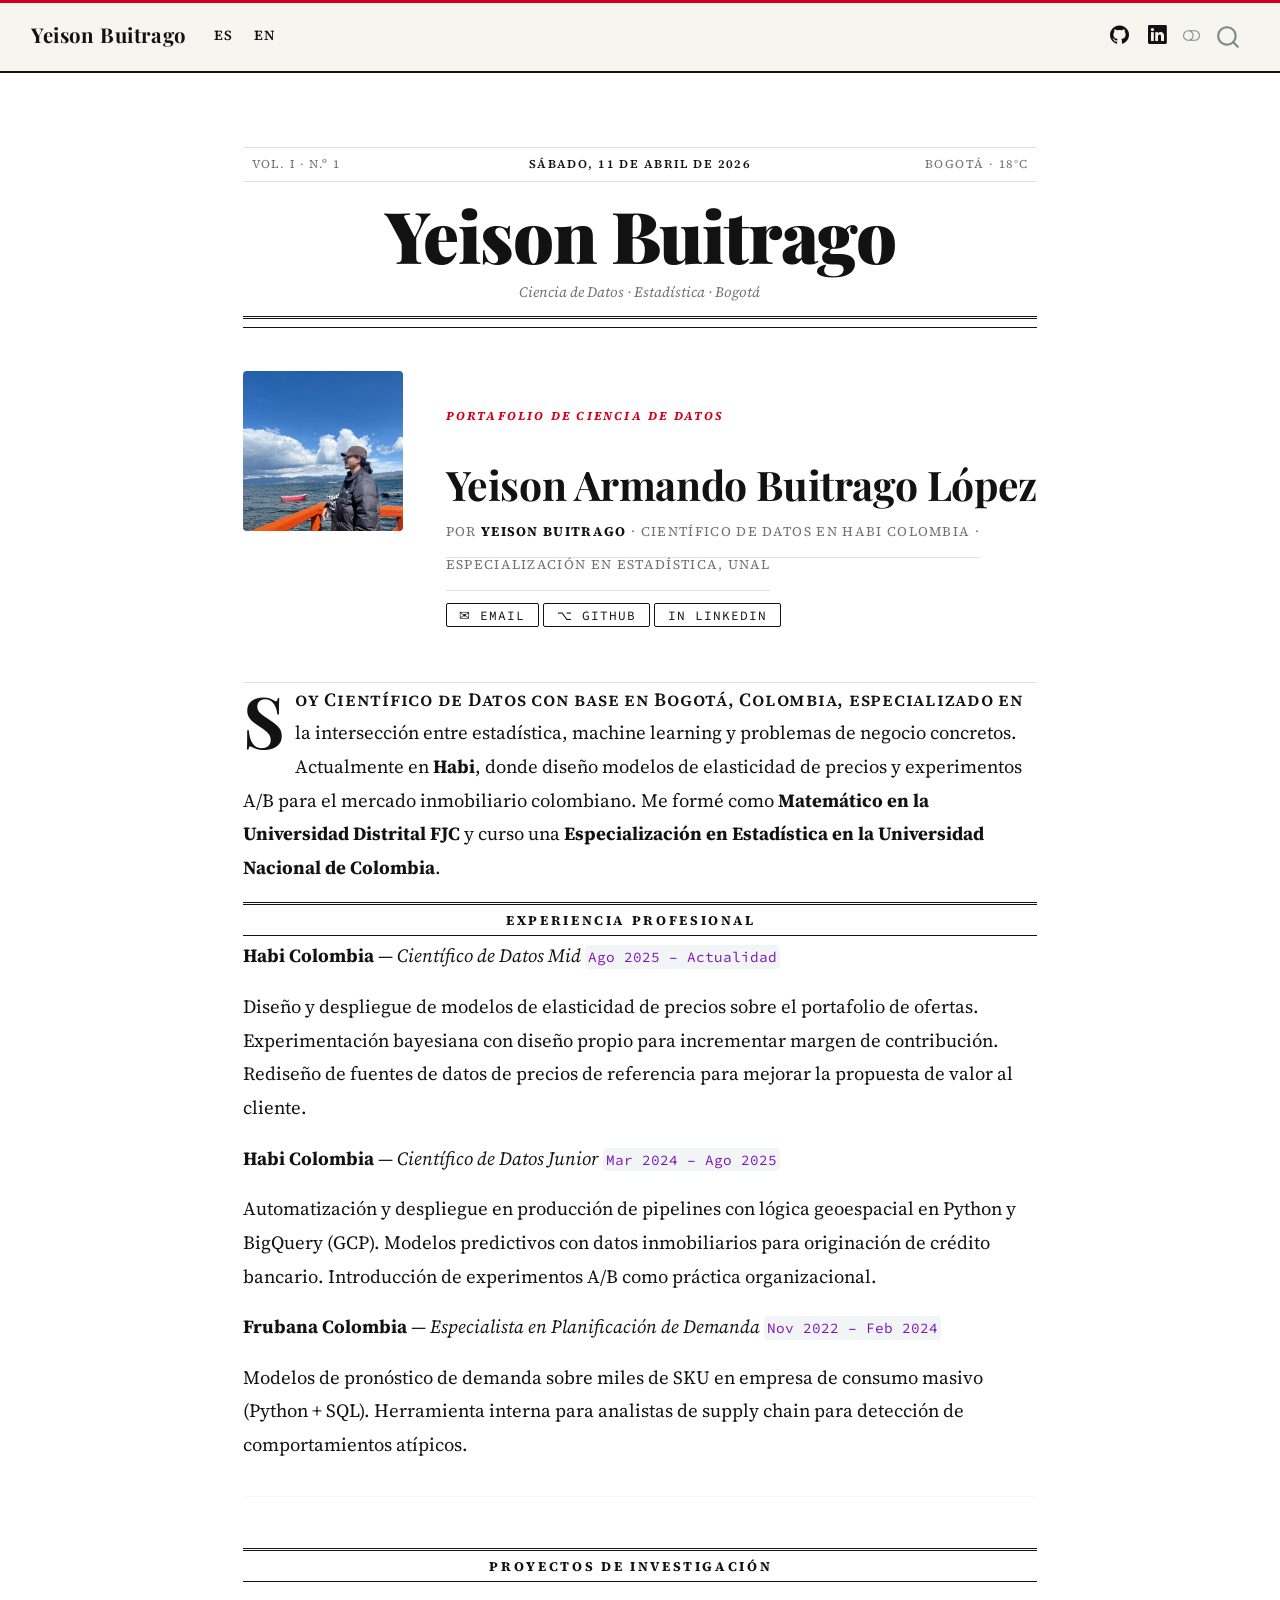
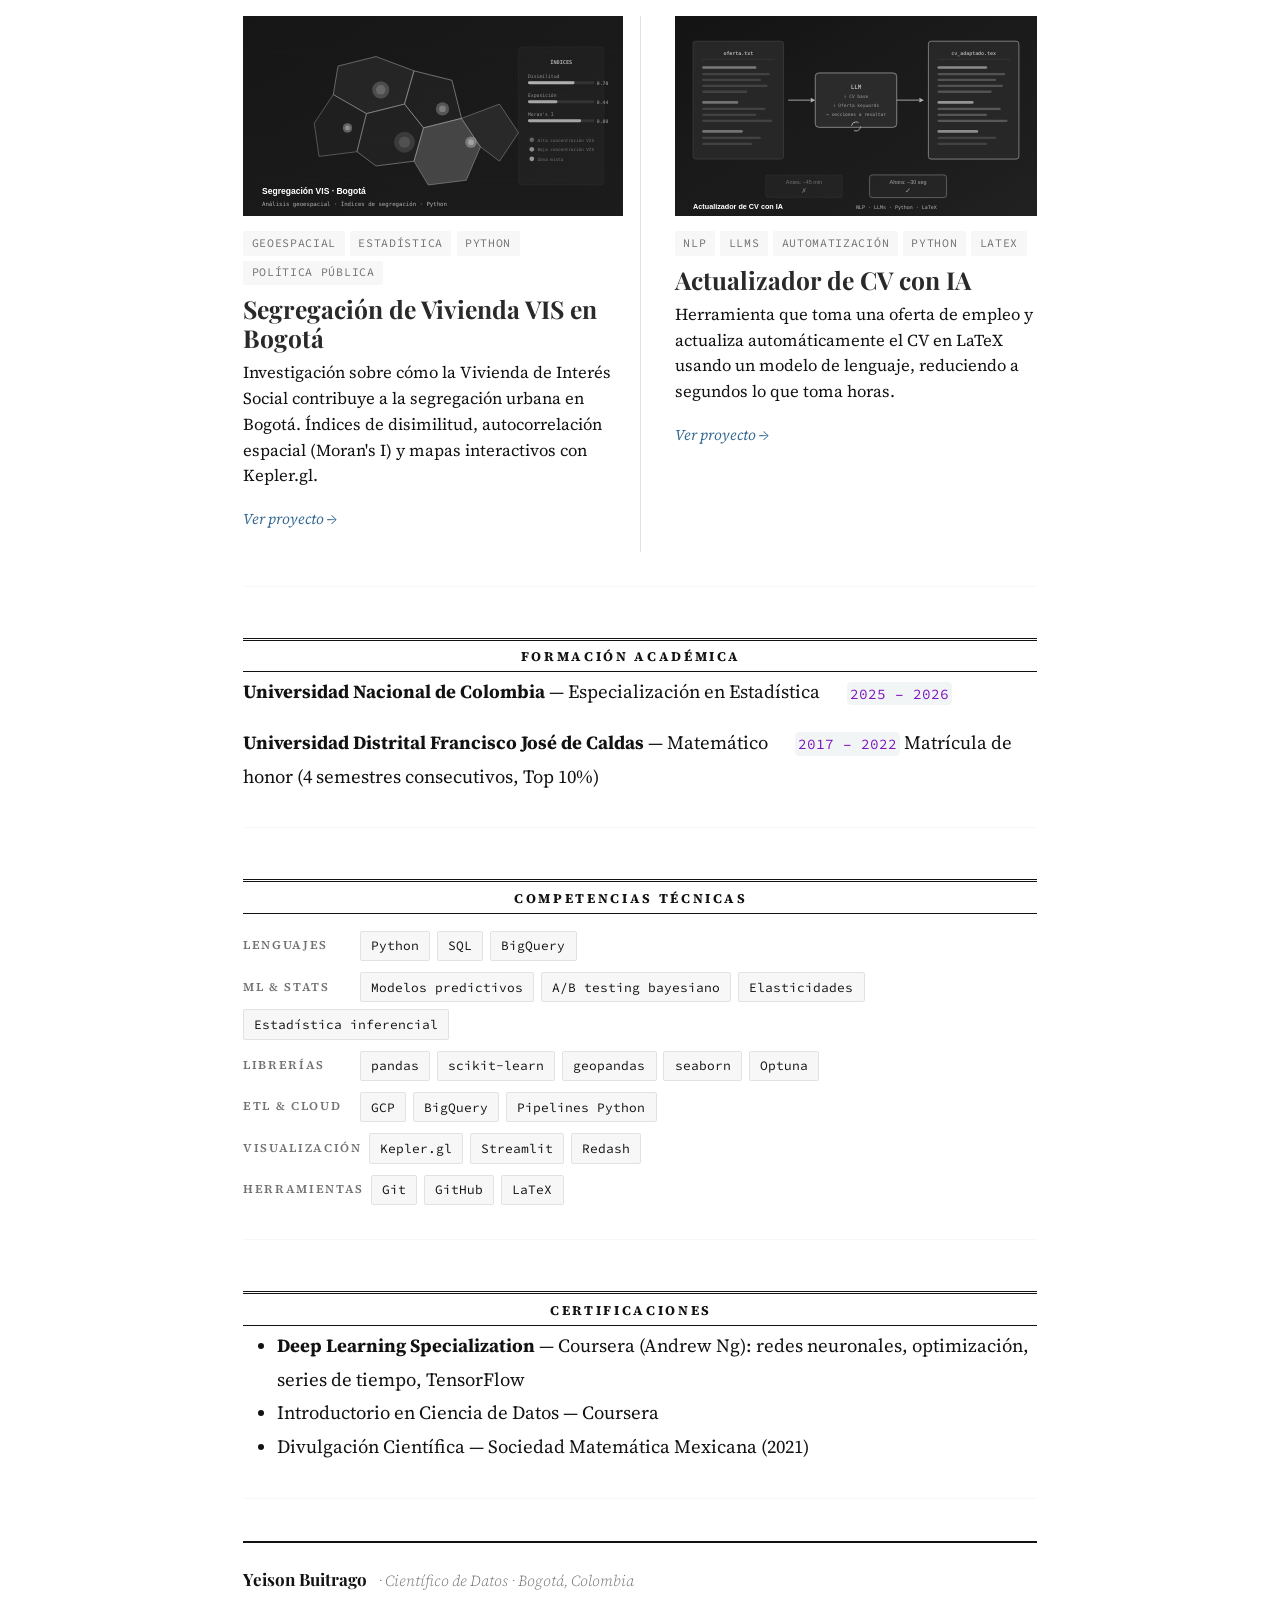
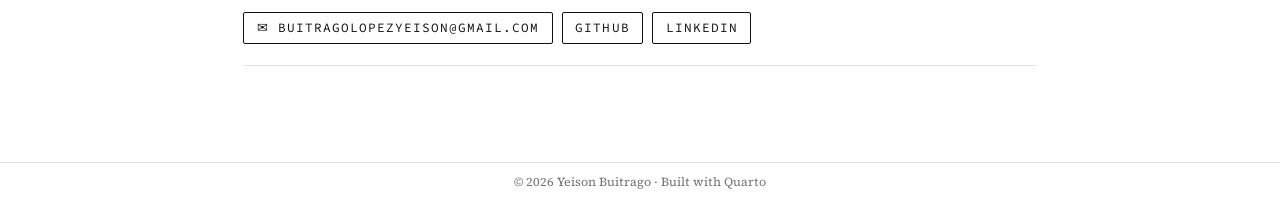
<file: docs/index-es.html>
<!DOCTYPE html>
<html xmlns="http://www.w3.org/1999/xhtml" lang="en" xml:lang="en"><head>

<meta charset="utf-8">
<meta name="generator" content="quarto-1.9.36">

<meta name="viewport" content="width=device-width, initial-scale=1.0, user-scalable=yes">


<title>index-es – Yeison Buitrago · Data Scientist</title>
<style>
/* Default styles provided by pandoc.
** See https://pandoc.org/MANUAL.html#variables-for-html for config info.
*/
code{white-space: pre-wrap;}
span.smallcaps{font-variant: small-caps;}
div.columns{display: flex; gap: min(4vw, 1.5em);}
div.column{flex: auto; overflow-x: auto;}
div.hanging-indent{margin-left: 1.5em; text-indent: -1.5em;}
ul.task-list{list-style: none;}
ul.task-list li input[type="checkbox"] {
  width: 0.8em;
  margin: 0 0.8em 0.2em -1em; /* quarto-specific, see https://github.com/quarto-dev/quarto-cli/issues/4556 */ 
  vertical-align: middle;
}
</style>


<script src="site_libs/quarto-nav/quarto-nav.js"></script>
<script src="site_libs/quarto-nav/headroom.min.js"></script>
<script src="site_libs/clipboard/clipboard.min.js"></script>
<script src="site_libs/quarto-search/autocomplete.umd.js"></script>
<script src="site_libs/quarto-search/fuse.min.js"></script>
<script src="site_libs/quarto-search/quarto-search.js"></script>
<meta name="quarto:offset" content="./">
<link href="./assets/favicon.ico" rel="icon">
<script src="site_libs/quarto-html/quarto.js" type="module"></script>
<script src="site_libs/quarto-html/tabsets/tabsets.js" type="module"></script>
<script src="site_libs/quarto-html/popper.min.js"></script>
<script src="site_libs/quarto-html/tippy.umd.min.js"></script>
<script src="site_libs/quarto-html/anchor.min.js"></script>
<link href="site_libs/quarto-html/tippy.css" rel="stylesheet">
<link href="site_libs/quarto-html/quarto-syntax-highlighting-a06763021a52c43c40a351ac8b799b8f.css" rel="stylesheet" class="quarto-color-scheme" id="quarto-text-highlighting-styles">
<link href="site_libs/quarto-html/quarto-syntax-highlighting-dark-dbc92dda8186f57fa2e333fbb71d6a9d.css" rel="stylesheet" class="quarto-color-scheme quarto-color-alternate" id="quarto-text-highlighting-styles">
<link href="site_libs/quarto-html/quarto-syntax-highlighting-a06763021a52c43c40a351ac8b799b8f.css" rel="stylesheet" class="quarto-color-scheme-extra" id="quarto-text-highlighting-styles">
<script src="site_libs/bootstrap/bootstrap.min.js"></script>
<link href="site_libs/bootstrap/bootstrap-icons.css" rel="stylesheet">
<link href="site_libs/bootstrap/bootstrap-db4f6bcde5add5e53d412e5a0f7914d6.min.css" rel="stylesheet" append-hash="true" class="quarto-color-scheme" id="quarto-bootstrap" data-mode="light">
<link href="site_libs/bootstrap/bootstrap-dark-aebc2c3838d79da0bbead743fa6df50b.min.css" rel="stylesheet" append-hash="true" class="quarto-color-scheme quarto-color-alternate" id="quarto-bootstrap" data-mode="dark">
<link href="site_libs/bootstrap/bootstrap-db4f6bcde5add5e53d412e5a0f7914d6.min.css" rel="stylesheet" append-hash="true" class="quarto-color-scheme-extra" id="quarto-bootstrap" data-mode="light">
<script id="quarto-search-options" type="application/json">{
  "location": "navbar",
  "copy-button": false,
  "collapse-after": 3,
  "panel-placement": "end",
  "type": "overlay",
  "limit": 50,
  "keyboard-shortcut": [
    "f",
    "/",
    "s"
  ],
  "show-item-context": false,
  "language": {
    "search-no-results-text": "No results",
    "search-matching-documents-text": "matching documents",
    "search-copy-link-title": "Copy link to search",
    "search-hide-matches-text": "Hide additional matches",
    "search-more-match-text": "more match in this document",
    "search-more-matches-text": "more matches in this document",
    "search-clear-button-title": "Clear",
    "search-text-placeholder": "",
    "search-detached-cancel-button-title": "Cancel",
    "search-submit-button-title": "Submit",
    "search-label": "Search"
  }
}</script>
<style>html{ scroll-behavior: smooth; }</style>


<link rel="stylesheet" href="styles.css">
</head>

<body class="nav-fixed fullcontent quarto-light"><script id="quarto-html-before-body" type="application/javascript">
    const toggleBodyColorMode = (bsSheetEl) => {
      const mode = bsSheetEl.getAttribute("data-mode");
      const bodyEl = window.document.querySelector("body");
      if (mode === "dark") {
        bodyEl.classList.add("quarto-dark");
        bodyEl.classList.remove("quarto-light");
      } else {
        bodyEl.classList.add("quarto-light");
        bodyEl.classList.remove("quarto-dark");
      }
    }
    const toggleBodyColorPrimary = () => {
      const bsSheetEl = window.document.querySelector("link#quarto-bootstrap:not([rel=disabled-stylesheet])");
      if (bsSheetEl) {
        toggleBodyColorMode(bsSheetEl);
      }
    }
    const setColorSchemeToggle = (alternate) => {
      const toggles = window.document.querySelectorAll('.quarto-color-scheme-toggle');
      for (let i=0; i < toggles.length; i++) {
        const toggle = toggles[i];
        if (toggle) {
          if (alternate) {
            toggle.classList.add("alternate");
          } else {
            toggle.classList.remove("alternate");
          }
        }
      }
    };
    const toggleColorMode = (alternate) => {
      // Switch the stylesheets
      const primaryStylesheets = window.document.querySelectorAll('link.quarto-color-scheme:not(.quarto-color-alternate)');
      const alternateStylesheets = window.document.querySelectorAll('link.quarto-color-scheme.quarto-color-alternate');
      manageTransitions('#quarto-margin-sidebar .nav-link', false);
      if (alternate) {
        // note: dark is layered on light, we don't disable primary!
        enableStylesheet(alternateStylesheets);
        for (const sheetNode of alternateStylesheets) {
          if (sheetNode.id === "quarto-bootstrap") {
            toggleBodyColorMode(sheetNode);
          }
        }
      } else {
        disableStylesheet(alternateStylesheets);
        enableStylesheet(primaryStylesheets)
        toggleBodyColorPrimary();
      }
      manageTransitions('#quarto-margin-sidebar .nav-link', true);
      // Switch the toggles
      setColorSchemeToggle(alternate)
      // Hack to workaround the fact that safari doesn't
      // properly recolor the scrollbar when toggling (#1455)
      if (navigator.userAgent.indexOf('Safari') > 0 && navigator.userAgent.indexOf('Chrome') == -1) {
        manageTransitions("body", false);
        window.scrollTo(0, 1);
        setTimeout(() => {
          window.scrollTo(0, 0);
          manageTransitions("body", true);
        }, 40);
      }
    }
    const disableStylesheet = (stylesheets) => {
      for (let i=0; i < stylesheets.length; i++) {
        const stylesheet = stylesheets[i];
        stylesheet.rel = 'disabled-stylesheet';
      }
    }
    const enableStylesheet = (stylesheets) => {
      for (let i=0; i < stylesheets.length; i++) {
        const stylesheet = stylesheets[i];
        if(stylesheet.rel !== 'stylesheet') { // for Chrome, which will still FOUC without this check
          stylesheet.rel = 'stylesheet';
        }
      }
    }
    const manageTransitions = (selector, allowTransitions) => {
      const els = window.document.querySelectorAll(selector);
      for (let i=0; i < els.length; i++) {
        const el = els[i];
        if (allowTransitions) {
          el.classList.remove('notransition');
        } else {
          el.classList.add('notransition');
        }
      }
    }
    const isFileUrl = () => {
      return window.location.protocol === 'file:';
    }
    const hasAlternateSentinel = () => {
      let styleSentinel = getColorSchemeSentinel();
      if (styleSentinel !== null) {
        return styleSentinel === "alternate";
      } else {
        return false;
      }
    }
    const setStyleSentinel = (alternate) => {
      const value = alternate ? "alternate" : "default";
      if (!isFileUrl()) {
        window.localStorage.setItem("quarto-color-scheme", value);
      } else {
        localAlternateSentinel = value;
      }
    }
    const getColorSchemeSentinel = () => {
      if (!isFileUrl()) {
        const storageValue = window.localStorage.getItem("quarto-color-scheme");
        return storageValue != null ? storageValue : localAlternateSentinel;
      } else {
        return localAlternateSentinel;
      }
    }
    const toggleGiscusIfUsed = (isAlternate, darkModeDefault) => {
      const baseTheme = document.querySelector('#giscus-base-theme')?.value ?? 'light';
      const alternateTheme = document.querySelector('#giscus-alt-theme')?.value ?? 'dark';
      let newTheme = '';
      if(authorPrefersDark) {
        newTheme = isAlternate ? baseTheme : alternateTheme;
      } else {
        newTheme = isAlternate ? alternateTheme : baseTheme;
      }
      const changeGiscusTheme = () => {
        // From: https://github.com/giscus/giscus/issues/336
        const sendMessage = (message) => {
          const iframe = document.querySelector('iframe.giscus-frame');
          if (!iframe) return;
          iframe.contentWindow.postMessage({ giscus: message }, 'https://giscus.app');
        }
        sendMessage({
          setConfig: {
            theme: newTheme
          }
        });
      }
      const isGiscussLoaded = window.document.querySelector('iframe.giscus-frame') !== null;
      if (isGiscussLoaded) {
        changeGiscusTheme();
      }
    };
    const authorPrefersDark = false;
    const darkModeDefault = authorPrefersDark;
      document.querySelector('link#quarto-text-highlighting-styles.quarto-color-scheme-extra').rel = 'disabled-stylesheet';
      document.querySelector('link#quarto-bootstrap.quarto-color-scheme-extra').rel = 'disabled-stylesheet';
    let localAlternateSentinel = darkModeDefault ? 'alternate' : 'default';
    // Dark / light mode switch
    window.quartoToggleColorScheme = () => {
      // Read the current dark / light value
      let toAlternate = !hasAlternateSentinel();
      toggleColorMode(toAlternate);
      setStyleSentinel(toAlternate);
      toggleGiscusIfUsed(toAlternate, darkModeDefault);
      window.dispatchEvent(new Event('resize'));
    };
    // Switch to dark mode if need be
    if (hasAlternateSentinel()) {
      toggleColorMode(true);
    } else {
      toggleColorMode(false);
    }
  </script>

<div id="quarto-search-results"></div>
  <header id="quarto-header" class="headroom fixed-top">
    <nav class="navbar navbar-expand-lg " data-bs-theme="dark">
      <div class="navbar-container container-fluid">
      <div class="navbar-brand-container mx-auto">
    <a class="navbar-brand" href="./index.html">
    <span class="navbar-title">Yeison Buitrago</span>
    </a>
  </div>
            <div id="quarto-search" class="" title="Search"></div>
          <button class="navbar-toggler" type="button" data-bs-toggle="collapse" data-bs-target="#navbarCollapse" aria-controls="navbarCollapse" role="menu" aria-expanded="false" aria-label="Toggle navigation" onclick="if (window.quartoToggleHeadroom) { window.quartoToggleHeadroom(); }">
  <span class="navbar-toggler-icon"></span>
</button>
          <div class="collapse navbar-collapse" id="navbarCollapse">
            <ul class="navbar-nav navbar-nav-scroll me-auto">
  <li class="nav-item">
    <a class="nav-link active" href="./index-es.html" aria-current="page"> 
<span class="menu-text">ES</span></a>
  </li>  
  <li class="nav-item">
    <a class="nav-link" href="./index.html"> 
<span class="menu-text">EN</span></a>
  </li>  
</ul>
            <ul class="navbar-nav navbar-nav-scroll ms-auto">
  <li class="nav-item compact">
    <a class="nav-link" href="https://github.com/YeisonBL"> <i class="bi bi-github" role="img" aria-label="GitHub">
</i> 
<span class="menu-text"></span></a>
  </li>  
  <li class="nav-item compact">
    <a class="nav-link" href="https://linkedin.com/in/yeisonabl"> <i class="bi bi-linkedin" role="img" aria-label="LinkedIn">
</i> 
<span class="menu-text"></span></a>
  </li>  
</ul>
          </div> <!-- /navcollapse -->
            <div class="quarto-navbar-tools">
  <a href="" class="quarto-color-scheme-toggle quarto-navigation-tool  px-1" onclick="window.quartoToggleColorScheme(); return false;" title="Toggle dark mode"><i class="bi"></i></a>
</div>
      </div> <!-- /container-fluid -->
    </nav>
</header>
<!-- content -->
<div id="quarto-content" class="quarto-container page-columns page-rows-contents page-layout-article page-navbar">
<!-- sidebar -->
<!-- margin-sidebar -->
    
<!-- main -->
<main class="content" id="quarto-document-content"><header id="title-block-header" class="quarto-title-block"></header>





<header class="masthead">
  <div class="masthead-top">
    <span class="edition">Vol. I · N.º 1</span>
    <span class="date">Sábado, 11 de abril de 2026</span>
    <span class="locale">Bogotá · 18°C</span>
  </div>
  <h1 class="masthead-title">Yeison Buitrago</h1>
  <div class="masthead-tagline">Ciencia de Datos · Estadística · Bogotá</div>
  <div class="masthead-rule"></div>
</header>
<div class="author-header">
<div class="author-photo">
<p><img src="assets/yeison.png" class="img-fluid"></p>
</div>
<div class="author-info">
<p><span class="kicker">Portafolio de Ciencia de Datos</span></p>
<section id="yeison-armando-buitrago-lópez" class="level1">
<h1>Yeison Armando Buitrago López</h1>
<p><span class="byline">Por <strong>YEISON BUITRAGO</strong> · Científico de Datos en Habi Colombia · Especialización en Estadística, UNAL</span></p>
<div class="contact-links">
<p><a href="mailto:buitragolopezyeison@gmail.com">✉ Email</a> <a href="https://github.com/YeisonBL">⌥ GitHub</a> <a href="https://linkedin.com/in/yeisonabl">in LinkedIn</a></p>
</div>
</section>
</div>
</div>
<div class="lede">
<p>Soy Científico de Datos con base en Bogotá, Colombia, especializado en la intersección entre estadística, machine learning y problemas de negocio concretos. Actualmente en <strong>Habi</strong>, donde diseño modelos de elasticidad de precios y experimentos A/B para el mercado inmobiliario colombiano. Me formé como <strong>Matemático en la Universidad Distrital FJC</strong> y curso una <strong>Especialización en Estadística en la Universidad Nacional de Colombia</strong>.</p>
</div>
<section id="experiencia-profesional" class="level2">
<h2 class="anchored" data-anchor-id="experiencia-profesional">Experiencia profesional</h2>
<p><strong>Habi Colombia</strong> — <em>Científico de Datos Mid</em> <code>Ago 2025 – Actualidad</code></p>
<p>Diseño y despliegue de modelos de elasticidad de precios sobre el portafolio de ofertas. Experimentación bayesiana con diseño propio para incrementar margen de contribución. Rediseño de fuentes de datos de precios de referencia para mejorar la propuesta de valor al cliente.</p>
<p><strong>Habi Colombia</strong> — <em>Científico de Datos Junior</em> <code>Mar 2024 – Ago 2025</code></p>
<p>Automatización y despliegue en producción de pipelines con lógica geoespacial en Python y BigQuery (GCP). Modelos predictivos con datos inmobiliarios para originación de crédito bancario. Introducción de experimentos A/B como práctica organizacional.</p>
<p><strong>Frubana Colombia</strong> — <em>Especialista en Planificación de Demanda</em> <code>Nov 2022 – Feb 2024</code></p>
<p>Modelos de pronóstico de demanda sobre miles de SKU en empresa de consumo masivo (Python + SQL). Herramienta interna para analistas de supply chain para detección de comportamientos atípicos.</p>
<hr>
</section>
<section id="proyectos-de-investigación" class="level2">
<h2 class="anchored" data-anchor-id="proyectos-de-investigación">Proyectos de investigación</h2>
<div class="project-grid">

  <div class="project-card">
    <a href="./projects/vis-segregacion-bogota.html"><img src="assets/vis-bogota-preview.svg" alt="VIS Segregación preview"></a>
    <div class="project-card-body">
      <div class="project-tags">
        <span class="tag">Geoespacial</span>
        <span class="tag">Estadística</span>
        <span class="tag">Python</span>
        <span class="tag">Política Pública</span>
      </div>
      <h3 class="anchored">Segregación de Vivienda VIS en Bogotá</h3>
      <p>Investigación sobre cómo la Vivienda de Interés Social contribuye a la segregación urbana en Bogotá. Índices de disimilitud, autocorrelación espacial (Moran's I) y mapas interactivos con Kepler.gl.</p>
      <a href="./projects/vis-segregacion-bogota.html" class="project-link">Ver proyecto →</a>
    </div>
  </div>

  <div class="project-card">
    <a href="./projects/cv-actualizador-ia.html"><img src="assets/cv-updater-preview.svg" alt="CV Updater preview"></a>
    <div class="project-card-body">
      <div class="project-tags">
        <span class="tag">NLP</span>
        <span class="tag">LLMs</span>
        <span class="tag">Automatización</span>
        <span class="tag">Python</span>
        <span class="tag">LaTeX</span>
      </div>
      <h3 class="anchored">Actualizador de CV con IA</h3>
      <p>Herramienta que toma una oferta de empleo y actualiza automáticamente el CV en LaTeX usando un modelo de lenguaje, reduciendo a segundos lo que toma horas.</p>
      <a href="./projects/cv-actualizador-ia.html" class="project-link">Ver proyecto →</a>
    </div>
  </div>

</div>
<hr>
</section>
<section id="formación-académica" class="level2">
<h2 class="anchored" data-anchor-id="formación-académica">Formación académica</h2>
<p><strong>Universidad Nacional de Colombia</strong> — Especialización en Estadística   <code>2025 – 2026</code></p>
<p><strong>Universidad Distrital Francisco José de Caldas</strong> — Matemático   <code>2017 – 2022</code> Matrícula de honor (4 semestres consecutivos, Top 10%)</p>
<hr>
</section>
<section id="competencias-técnicas" class="level2">
<h2 class="anchored" data-anchor-id="competencias-técnicas">Competencias técnicas</h2>
<div class="skills-grid">
  <div class="skill-group">
    <span class="skill-label">Lenguajes</span>
    <span class="skill-pill">Python</span>
    <span class="skill-pill">SQL</span>
    <span class="skill-pill">BigQuery</span>
  </div>
  <div class="skill-group">
    <span class="skill-label">ML &amp; Stats</span>
    <span class="skill-pill">Modelos predictivos</span>
    <span class="skill-pill">A/B testing bayesiano</span>
    <span class="skill-pill">Elasticidades</span>
    <span class="skill-pill">Estadística inferencial</span>
  </div>
  <div class="skill-group">
    <span class="skill-label">Librerías</span>
    <span class="skill-pill">pandas</span>
    <span class="skill-pill">scikit-learn</span>
    <span class="skill-pill">geopandas</span>
    <span class="skill-pill">seaborn</span>
    <span class="skill-pill">Optuna</span>
  </div>
  <div class="skill-group">
    <span class="skill-label">ETL &amp; Cloud</span>
    <span class="skill-pill">GCP</span>
    <span class="skill-pill">BigQuery</span>
    <span class="skill-pill">Pipelines Python</span>
  </div>
  <div class="skill-group">
    <span class="skill-label">Visualización</span>
    <span class="skill-pill">Kepler.gl</span>
    <span class="skill-pill">Streamlit</span>
    <span class="skill-pill">Redash</span>
  </div>
  <div class="skill-group">
    <span class="skill-label">Herramientas</span>
    <span class="skill-pill">Git</span>
    <span class="skill-pill">GitHub</span>
    <span class="skill-pill">LaTeX</span>
  </div>
</div>
<hr>
</section>
<section id="certificaciones" class="level2">
<h2 class="anchored" data-anchor-id="certificaciones">Certificaciones</h2>
<ul>
<li><strong>Deep Learning Specialization</strong> — Coursera (Andrew Ng): redes neuronales, optimización, series de tiempo, TensorFlow</li>
<li>Introductorio en Ciencia de Datos — Coursera</li>
<li>Divulgación Científica — Sociedad Matemática Mexicana (2021)</li>
</ul>
<hr>
<div class="contact-strip">
  <div class="contact-strip-name">
    Yeison Buitrago
    <span>· Científico de Datos · Bogotá, Colombia</span>
  </div>
  <div class="contact-strip-links">
    <a href="mailto:buitragolopezyeison@gmail.com">✉ buitragolopezyeison@gmail.com</a>
    <a href="https://github.com/YeisonBL">GitHub</a>
    <a href="https://linkedin.com/in/yeisonabl">LinkedIn</a>
  </div>
</div>


</section>

</main> <!-- /main -->
<script id="quarto-html-after-body" type="application/javascript">
  window.document.addEventListener("DOMContentLoaded", function (event) {
    // Ensure there is a toggle, if there isn't float one in the top right
    if (window.document.querySelector('.quarto-color-scheme-toggle') === null) {
      const a = window.document.createElement('a');
      a.classList.add('top-right');
      a.classList.add('quarto-color-scheme-toggle');
      a.href = "";
      a.onclick = function() { try { window.quartoToggleColorScheme(); } catch {} return false; };
      const i = window.document.createElement("i");
      i.classList.add('bi');
      a.appendChild(i);
      window.document.body.appendChild(a);
    }
    setColorSchemeToggle(hasAlternateSentinel())
    const icon = "";
    const anchorJS = new window.AnchorJS();
    anchorJS.options = {
      placement: 'right',
      icon: icon
    };
    anchorJS.add('.anchored');
    const isCodeAnnotation = (el) => {
      for (const clz of el.classList) {
        if (clz.startsWith('code-annotation-')) {                     
          return true;
        }
      }
      return false;
    }
    const onCopySuccess = function(e) {
      // button target
      const button = e.trigger;
      // don't keep focus
      button.blur();
      // flash "checked"
      button.classList.add('code-copy-button-checked');
      var currentTitle = button.getAttribute("title");
      button.setAttribute("title", "Copied!");
      let tooltip;
      if (window.bootstrap) {
        button.setAttribute("data-bs-toggle", "tooltip");
        button.setAttribute("data-bs-placement", "left");
        button.setAttribute("data-bs-title", "Copied!");
        tooltip = new bootstrap.Tooltip(button, 
          { trigger: "manual", 
            customClass: "code-copy-button-tooltip",
            offset: [0, -8]});
        tooltip.show();    
      }
      setTimeout(function() {
        if (tooltip) {
          tooltip.hide();
          button.removeAttribute("data-bs-title");
          button.removeAttribute("data-bs-toggle");
          button.removeAttribute("data-bs-placement");
        }
        button.setAttribute("title", currentTitle);
        button.classList.remove('code-copy-button-checked');
      }, 1000);
      // clear code selection
      e.clearSelection();
    }
    const getTextToCopy = function(trigger) {
      const outerScaffold = trigger.parentElement.cloneNode(true);
      const codeEl = outerScaffold.querySelector('code');
      for (const childEl of codeEl.children) {
        if (isCodeAnnotation(childEl)) {
          childEl.remove();
        }
      }
      return codeEl.innerText;
    }
    const clipboard = new window.ClipboardJS('.code-copy-button:not([data-in-quarto-modal])', {
      text: getTextToCopy
    });
    clipboard.on('success', onCopySuccess);
    if (window.document.getElementById('quarto-embedded-source-code-modal')) {
      const clipboardModal = new window.ClipboardJS('.code-copy-button[data-in-quarto-modal]', {
        text: getTextToCopy,
        container: window.document.getElementById('quarto-embedded-source-code-modal')
      });
      clipboardModal.on('success', onCopySuccess);
    }
      var localhostRegex = new RegExp(/^(?:http|https):\/\/localhost\:?[0-9]*\//);
      var mailtoRegex = new RegExp(/^mailto:/);
        var filterRegex = new RegExp('/' + window.location.host + '/');
      var isInternal = (href) => {
          return filterRegex.test(href) || localhostRegex.test(href) || mailtoRegex.test(href);
      }
      // Inspect non-navigation links and adorn them if external
     var links = window.document.querySelectorAll('a[href]:not(.nav-link):not(.navbar-brand):not(.toc-action):not(.sidebar-link):not(.sidebar-item-toggle):not(.pagination-link):not(.no-external):not([aria-hidden]):not(.dropdown-item):not(.quarto-navigation-tool):not(.about-link)');
      for (var i=0; i<links.length; i++) {
        const link = links[i];
        if (!isInternal(link.href)) {
          // undo the damage that might have been done by quarto-nav.js in the case of
          // links that we want to consider external
          if (link.dataset.originalHref !== undefined) {
            link.href = link.dataset.originalHref;
          }
        }
      }
    function tippyHover(el, contentFn, onTriggerFn, onUntriggerFn) {
      const config = {
        allowHTML: true,
        maxWidth: 500,
        delay: 100,
        arrow: false,
        appendTo: function(el) {
            return el.parentElement;
        },
        interactive: true,
        interactiveBorder: 10,
        theme: 'quarto',
        placement: 'bottom-start',
      };
      if (contentFn) {
        config.content = contentFn;
      }
      if (onTriggerFn) {
        config.onTrigger = onTriggerFn;
      }
      if (onUntriggerFn) {
        config.onUntrigger = onUntriggerFn;
      }
      window.tippy(el, config); 
    }
    const noterefs = window.document.querySelectorAll('a[role="doc-noteref"]');
    for (var i=0; i<noterefs.length; i++) {
      const ref = noterefs[i];
      tippyHover(ref, function() {
        // use id or data attribute instead here
        let href = ref.getAttribute('data-footnote-href') || ref.getAttribute('href');
        try { href = new URL(href).hash; } catch {}
        const id = href.replace(/^#\/?/, "");
        const note = window.document.getElementById(id);
        if (note) {
          return note.innerHTML;
        } else {
          return "";
        }
      });
    }
    const xrefs = window.document.querySelectorAll('a.quarto-xref');
    const processXRef = (id, note) => {
      // Strip column container classes
      const stripColumnClz = (el) => {
        el.classList.remove("page-full", "page-columns");
        if (el.children) {
          for (const child of el.children) {
            stripColumnClz(child);
          }
        }
      }
      stripColumnClz(note)
      if (id === null || id.startsWith('sec-')) {
        // Special case sections, only their first couple elements
        const container = document.createElement("div");
        if (note.children && note.children.length > 2) {
          container.appendChild(note.children[0].cloneNode(true));
          for (let i = 1; i < note.children.length; i++) {
            const child = note.children[i];
            if (child.tagName === "P" && child.innerText === "") {
              continue;
            } else {
              container.appendChild(child.cloneNode(true));
              break;
            }
          }
          if (window.Quarto?.typesetMath) {
            window.Quarto.typesetMath(container);
          }
          return container.innerHTML
        } else {
          if (window.Quarto?.typesetMath) {
            window.Quarto.typesetMath(note);
          }
          return note.innerHTML;
        }
      } else {
        // Remove any anchor links if they are present
        const anchorLink = note.querySelector('a.anchorjs-link');
        if (anchorLink) {
          anchorLink.remove();
        }
        if (window.Quarto?.typesetMath) {
          window.Quarto.typesetMath(note);
        }
        if (note.classList.contains("callout")) {
          return note.outerHTML;
        } else {
          return note.innerHTML;
        }
      }
    }
    for (var i=0; i<xrefs.length; i++) {
      const xref = xrefs[i];
      tippyHover(xref, undefined, function(instance) {
        instance.disable();
        let url = xref.getAttribute('href');
        let hash = undefined; 
        if (url.startsWith('#')) {
          hash = url;
        } else {
          try { hash = new URL(url).hash; } catch {}
        }
        if (hash) {
          const id = hash.replace(/^#\/?/, "");
          const note = window.document.getElementById(id);
          if (note !== null) {
            try {
              const html = processXRef(id, note.cloneNode(true));
              instance.setContent(html);
            } finally {
              instance.enable();
              instance.show();
            }
          } else {
            // See if we can fetch this
            fetch(url.split('#')[0])
            .then(res => res.text())
            .then(html => {
              const parser = new DOMParser();
              const htmlDoc = parser.parseFromString(html, "text/html");
              const note = htmlDoc.getElementById(id);
              if (note !== null) {
                const html = processXRef(id, note);
                instance.setContent(html);
              } 
            }).finally(() => {
              instance.enable();
              instance.show();
            });
          }
        } else {
          // See if we can fetch a full url (with no hash to target)
          // This is a special case and we should probably do some content thinning / targeting
          fetch(url)
          .then(res => res.text())
          .then(html => {
            const parser = new DOMParser();
            const htmlDoc = parser.parseFromString(html, "text/html");
            const note = htmlDoc.querySelector('main.content');
            if (note !== null) {
              // This should only happen for chapter cross references
              // (since there is no id in the URL)
              // remove the first header
              if (note.children.length > 0 && note.children[0].tagName === "HEADER") {
                note.children[0].remove();
              }
              const html = processXRef(null, note);
              instance.setContent(html);
            } 
          }).finally(() => {
            instance.enable();
            instance.show();
          });
        }
      }, function(instance) {
      });
    }
        let selectedAnnoteEl;
        const selectorForAnnotation = ( cell, annotation) => {
          let cellAttr = 'data-code-cell="' + cell + '"';
          let lineAttr = 'data-code-annotation="' +  annotation + '"';
          const selector = 'span[' + cellAttr + '][' + lineAttr + ']';
          return selector;
        }
        const selectCodeLines = (annoteEl) => {
          const doc = window.document;
          const targetCell = annoteEl.getAttribute("data-target-cell");
          const targetAnnotation = annoteEl.getAttribute("data-target-annotation");
          const annoteSpan = window.document.querySelector(selectorForAnnotation(targetCell, targetAnnotation));
          const lines = annoteSpan.getAttribute("data-code-lines").split(",");
          const lineIds = lines.map((line) => {
            return targetCell + "-" + line;
          })
          let top = null;
          let height = null;
          let parent = null;
          if (lineIds.length > 0) {
              //compute the position of the single el (top and bottom and make a div)
              const el = window.document.getElementById(lineIds[0]);
              top = el.offsetTop;
              height = el.offsetHeight;
              parent = el.parentElement.parentElement;
            if (lineIds.length > 1) {
              const lastEl = window.document.getElementById(lineIds[lineIds.length - 1]);
              const bottom = lastEl.offsetTop + lastEl.offsetHeight;
              height = bottom - top;
            }
            if (top !== null && height !== null && parent !== null) {
              // cook up a div (if necessary) and position it 
              let div = window.document.getElementById("code-annotation-line-highlight");
              if (div === null) {
                div = window.document.createElement("div");
                div.setAttribute("id", "code-annotation-line-highlight");
                div.style.position = 'absolute';
                parent.appendChild(div);
              }
              div.style.top = top - 2 + "px";
              div.style.height = height + 4 + "px";
              div.style.left = 0;
              let gutterDiv = window.document.getElementById("code-annotation-line-highlight-gutter");
              if (gutterDiv === null) {
                gutterDiv = window.document.createElement("div");
                gutterDiv.setAttribute("id", "code-annotation-line-highlight-gutter");
                gutterDiv.style.position = 'absolute';
                const codeCell = window.document.getElementById(targetCell);
                const gutter = codeCell.querySelector('.code-annotation-gutter');
                gutter.appendChild(gutterDiv);
              }
              gutterDiv.style.top = top - 2 + "px";
              gutterDiv.style.height = height + 4 + "px";
            }
            selectedAnnoteEl = annoteEl;
          }
        };
        const unselectCodeLines = () => {
          const elementsIds = ["code-annotation-line-highlight", "code-annotation-line-highlight-gutter"];
          elementsIds.forEach((elId) => {
            const div = window.document.getElementById(elId);
            if (div) {
              div.remove();
            }
          });
          selectedAnnoteEl = undefined;
        };
          // Handle positioning of the toggle
      window.addEventListener(
        "resize",
        throttle(() => {
          elRect = undefined;
          if (selectedAnnoteEl) {
            selectCodeLines(selectedAnnoteEl);
          }
        }, 10)
      );
      function throttle(fn, ms) {
      let throttle = false;
      let timer;
        return (...args) => {
          if(!throttle) { // first call gets through
              fn.apply(this, args);
              throttle = true;
          } else { // all the others get throttled
              if(timer) clearTimeout(timer); // cancel #2
              timer = setTimeout(() => {
                fn.apply(this, args);
                timer = throttle = false;
              }, ms);
          }
        };
      }
        // Attach click handler to the DT
        const annoteDls = window.document.querySelectorAll('dt[data-target-cell]');
        for (const annoteDlNode of annoteDls) {
          annoteDlNode.addEventListener('click', (event) => {
            const clickedEl = event.target;
            if (clickedEl !== selectedAnnoteEl) {
              unselectCodeLines();
              const activeEl = window.document.querySelector('dt[data-target-cell].code-annotation-active');
              if (activeEl) {
                activeEl.classList.remove('code-annotation-active');
              }
              selectCodeLines(clickedEl);
              clickedEl.classList.add('code-annotation-active');
            } else {
              // Unselect the line
              unselectCodeLines();
              clickedEl.classList.remove('code-annotation-active');
            }
          });
        }
    const findCites = (el) => {
      const parentEl = el.parentElement;
      if (parentEl) {
        const cites = parentEl.dataset.cites;
        if (cites) {
          return {
            el,
            cites: cites.split(' ')
          };
        } else {
          return findCites(el.parentElement)
        }
      } else {
        return undefined;
      }
    };
    var bibliorefs = window.document.querySelectorAll('a[role="doc-biblioref"]');
    for (var i=0; i<bibliorefs.length; i++) {
      const ref = bibliorefs[i];
      const citeInfo = findCites(ref);
      if (citeInfo) {
        tippyHover(citeInfo.el, function() {
          var popup = window.document.createElement('div');
          citeInfo.cites.forEach(function(cite) {
            var citeDiv = window.document.createElement('div');
            citeDiv.classList.add('hanging-indent');
            citeDiv.classList.add('csl-entry');
            var biblioDiv = window.document.getElementById('ref-' + cite);
            if (biblioDiv) {
              citeDiv.innerHTML = biblioDiv.innerHTML;
            }
            popup.appendChild(citeDiv);
          });
          return popup.innerHTML;
        });
      }
    }
  });
  </script>
</div> <!-- /content -->
<footer class="footer">
  <div class="nav-footer">
    <div class="nav-footer-left">
      &nbsp;
    </div>   
    <div class="nav-footer-center">
<p>© 2026 Yeison Buitrago · Built with <a href="https://quarto.org">Quarto</a></p>
</div>
    <div class="nav-footer-right">
      &nbsp;
    </div>
  </div>
</footer>




<script src="site_libs/quarto-html/zenscroll-min.js"></script>
</body></html>
</file>
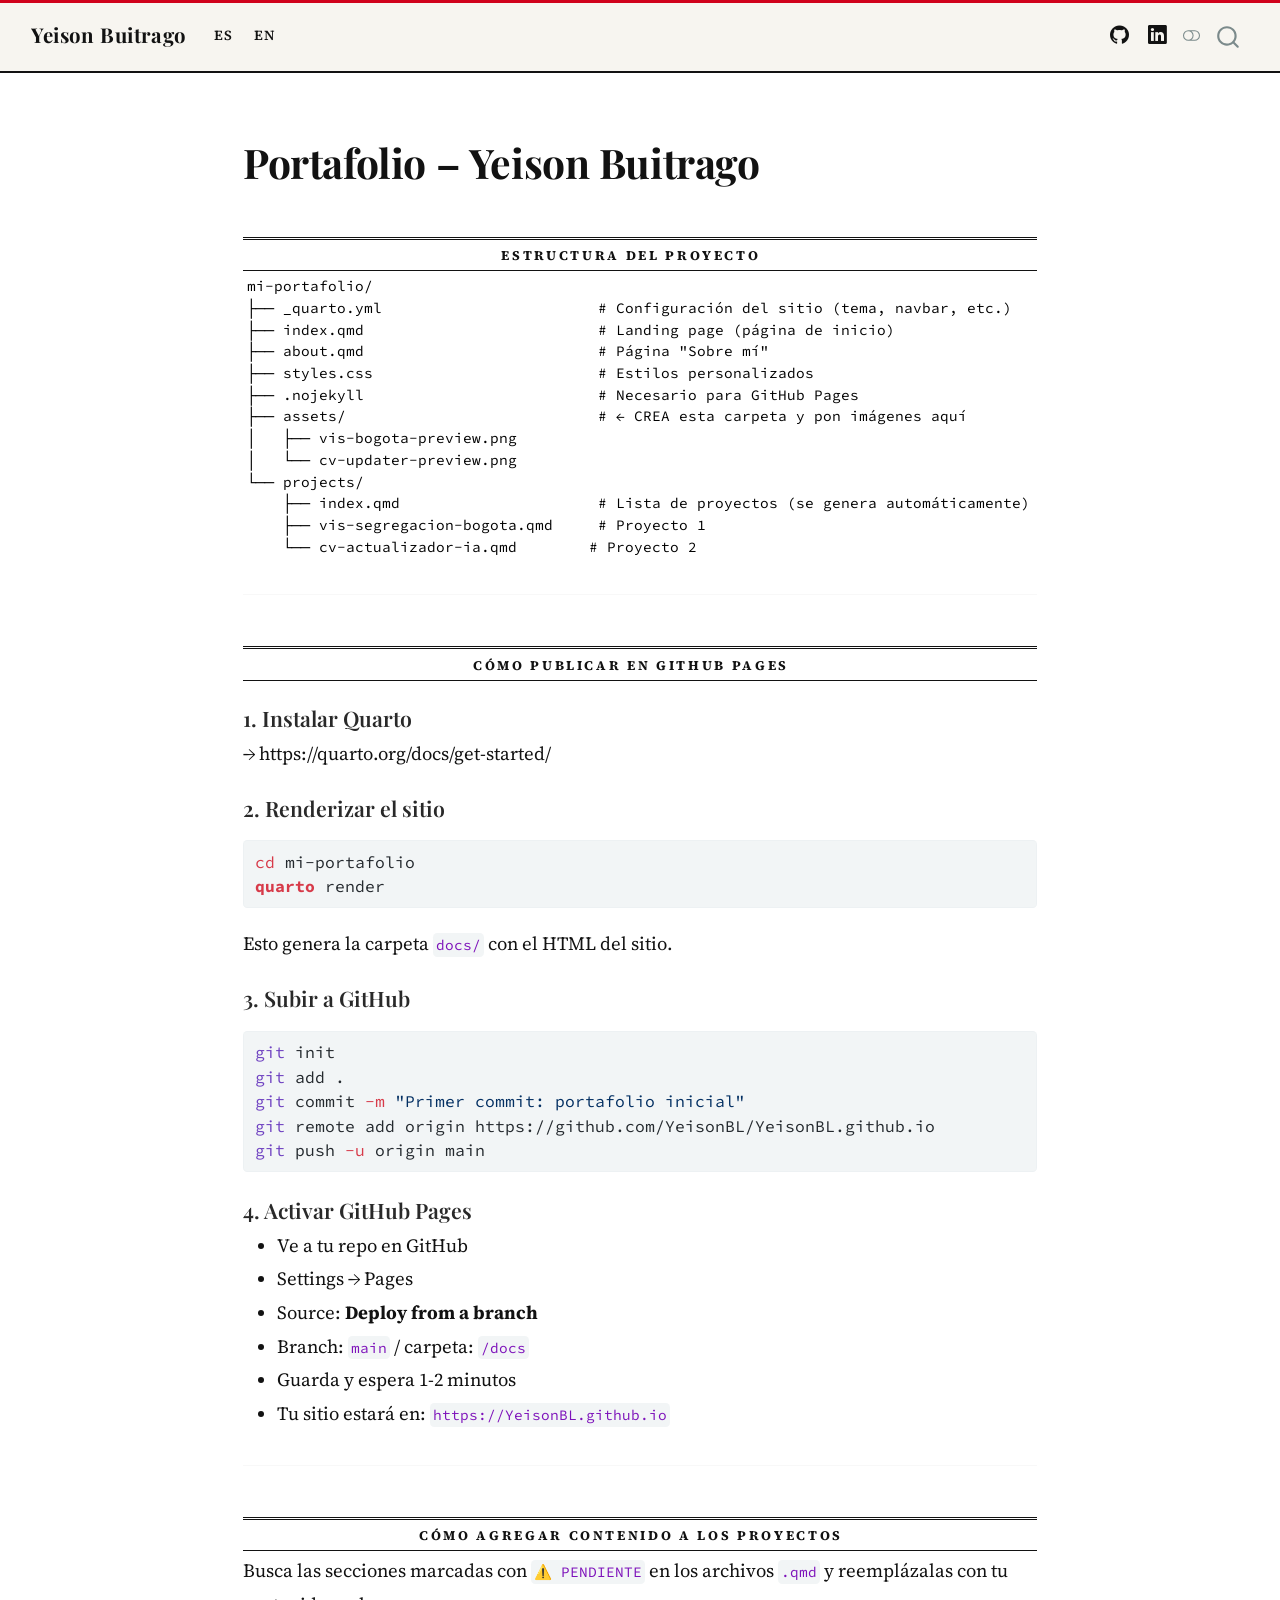
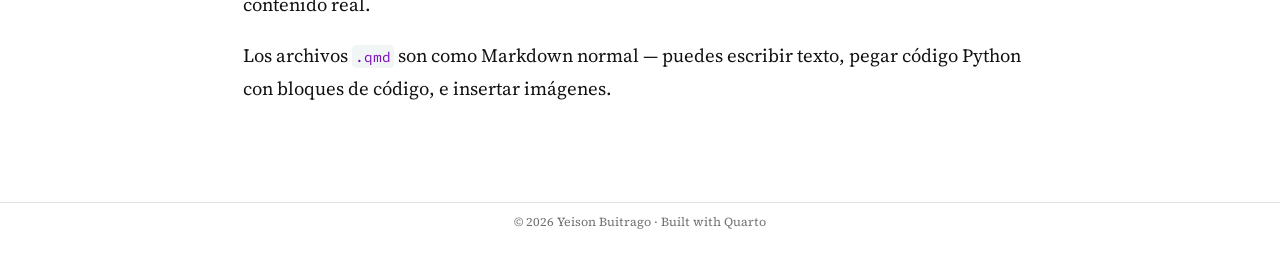
<file: docs/LEEME.html>
<!DOCTYPE html>
<html xmlns="http://www.w3.org/1999/xhtml" lang="en" xml:lang="en"><head>

<meta charset="utf-8">
<meta name="generator" content="quarto-1.9.36">

<meta name="viewport" content="width=device-width, initial-scale=1.0, user-scalable=yes">


<title>leeme – Yeison Buitrago · Data Scientist</title>
<style>
/* Default styles provided by pandoc.
** See https://pandoc.org/MANUAL.html#variables-for-html for config info.
*/
code{white-space: pre-wrap;}
span.smallcaps{font-variant: small-caps;}
div.columns{display: flex; gap: min(4vw, 1.5em);}
div.column{flex: auto; overflow-x: auto;}
div.hanging-indent{margin-left: 1.5em; text-indent: -1.5em;}
ul.task-list{list-style: none;}
ul.task-list li input[type="checkbox"] {
  width: 0.8em;
  margin: 0 0.8em 0.2em -1em; /* quarto-specific, see https://github.com/quarto-dev/quarto-cli/issues/4556 */ 
  vertical-align: middle;
}
/* CSS for syntax highlighting */
html { -webkit-text-size-adjust: 100%; }
pre > code.sourceCode { white-space: pre; position: relative; }
pre > code.sourceCode > span { display: inline-block; line-height: 1.25; }
pre > code.sourceCode > span:empty { height: 1.2em; }
.sourceCode { overflow: visible; }
code.sourceCode > span { color: inherit; text-decoration: inherit; }
div.sourceCode { margin: 1em 0; }
pre.sourceCode { margin: 0; }
@media screen {
div.sourceCode { overflow: auto; }
}
@media print {
pre > code.sourceCode { white-space: pre-wrap; }
pre > code.sourceCode > span { text-indent: -5em; padding-left: 5em; }
}
pre.numberSource code
  { counter-reset: source-line 0; }
pre.numberSource code > span
  { position: relative; left: -4em; counter-increment: source-line; }
pre.numberSource code > span > a:first-child::before
  { content: counter(source-line);
    position: relative; left: -1em; text-align: right; vertical-align: baseline;
    border: none; display: inline-block;
    -webkit-touch-callout: none; -webkit-user-select: none;
    -khtml-user-select: none; -moz-user-select: none;
    -ms-user-select: none; user-select: none;
    padding: 0 4px; width: 4em;
  }
pre.numberSource { margin-left: 3em;  padding-left: 4px; }
div.sourceCode
  {   }
@media screen {
pre > code.sourceCode > span > a:first-child::before { text-decoration: underline; }
}
</style>


<script src="site_libs/quarto-nav/quarto-nav.js"></script>
<script src="site_libs/quarto-nav/headroom.min.js"></script>
<script src="site_libs/clipboard/clipboard.min.js"></script>
<script src="site_libs/quarto-search/autocomplete.umd.js"></script>
<script src="site_libs/quarto-search/fuse.min.js"></script>
<script src="site_libs/quarto-search/quarto-search.js"></script>
<meta name="quarto:offset" content="./">
<link href="./assets/favicon.ico" rel="icon">
<script src="site_libs/quarto-html/quarto.js" type="module"></script>
<script src="site_libs/quarto-html/tabsets/tabsets.js" type="module"></script>
<script src="site_libs/quarto-html/popper.min.js"></script>
<script src="site_libs/quarto-html/tippy.umd.min.js"></script>
<script src="site_libs/quarto-html/anchor.min.js"></script>
<link href="site_libs/quarto-html/tippy.css" rel="stylesheet">
<link href="site_libs/quarto-html/quarto-syntax-highlighting-a06763021a52c43c40a351ac8b799b8f.css" rel="stylesheet" class="quarto-color-scheme" id="quarto-text-highlighting-styles">
<link href="site_libs/quarto-html/quarto-syntax-highlighting-dark-dbc92dda8186f57fa2e333fbb71d6a9d.css" rel="stylesheet" class="quarto-color-scheme quarto-color-alternate" id="quarto-text-highlighting-styles">
<link href="site_libs/quarto-html/quarto-syntax-highlighting-a06763021a52c43c40a351ac8b799b8f.css" rel="stylesheet" class="quarto-color-scheme-extra" id="quarto-text-highlighting-styles">
<script src="site_libs/bootstrap/bootstrap.min.js"></script>
<link href="site_libs/bootstrap/bootstrap-icons.css" rel="stylesheet">
<link href="site_libs/bootstrap/bootstrap-db4f6bcde5add5e53d412e5a0f7914d6.min.css" rel="stylesheet" append-hash="true" class="quarto-color-scheme" id="quarto-bootstrap" data-mode="light">
<link href="site_libs/bootstrap/bootstrap-dark-aebc2c3838d79da0bbead743fa6df50b.min.css" rel="stylesheet" append-hash="true" class="quarto-color-scheme quarto-color-alternate" id="quarto-bootstrap" data-mode="dark">
<link href="site_libs/bootstrap/bootstrap-db4f6bcde5add5e53d412e5a0f7914d6.min.css" rel="stylesheet" append-hash="true" class="quarto-color-scheme-extra" id="quarto-bootstrap" data-mode="light">
<script id="quarto-search-options" type="application/json">{
  "location": "navbar",
  "copy-button": false,
  "collapse-after": 3,
  "panel-placement": "end",
  "type": "overlay",
  "limit": 50,
  "keyboard-shortcut": [
    "f",
    "/",
    "s"
  ],
  "show-item-context": false,
  "language": {
    "search-no-results-text": "No results",
    "search-matching-documents-text": "matching documents",
    "search-copy-link-title": "Copy link to search",
    "search-hide-matches-text": "Hide additional matches",
    "search-more-match-text": "more match in this document",
    "search-more-matches-text": "more matches in this document",
    "search-clear-button-title": "Clear",
    "search-text-placeholder": "",
    "search-detached-cancel-button-title": "Cancel",
    "search-submit-button-title": "Submit",
    "search-label": "Search"
  }
}</script>
<style>html{ scroll-behavior: smooth; }</style>


<link rel="stylesheet" href="styles.css">
</head>

<body class="nav-fixed fullcontent quarto-light"><script id="quarto-html-before-body" type="application/javascript">
    const toggleBodyColorMode = (bsSheetEl) => {
      const mode = bsSheetEl.getAttribute("data-mode");
      const bodyEl = window.document.querySelector("body");
      if (mode === "dark") {
        bodyEl.classList.add("quarto-dark");
        bodyEl.classList.remove("quarto-light");
      } else {
        bodyEl.classList.add("quarto-light");
        bodyEl.classList.remove("quarto-dark");
      }
    }
    const toggleBodyColorPrimary = () => {
      const bsSheetEl = window.document.querySelector("link#quarto-bootstrap:not([rel=disabled-stylesheet])");
      if (bsSheetEl) {
        toggleBodyColorMode(bsSheetEl);
      }
    }
    const setColorSchemeToggle = (alternate) => {
      const toggles = window.document.querySelectorAll('.quarto-color-scheme-toggle');
      for (let i=0; i < toggles.length; i++) {
        const toggle = toggles[i];
        if (toggle) {
          if (alternate) {
            toggle.classList.add("alternate");
          } else {
            toggle.classList.remove("alternate");
          }
        }
      }
    };
    const toggleColorMode = (alternate) => {
      // Switch the stylesheets
      const primaryStylesheets = window.document.querySelectorAll('link.quarto-color-scheme:not(.quarto-color-alternate)');
      const alternateStylesheets = window.document.querySelectorAll('link.quarto-color-scheme.quarto-color-alternate');
      manageTransitions('#quarto-margin-sidebar .nav-link', false);
      if (alternate) {
        // note: dark is layered on light, we don't disable primary!
        enableStylesheet(alternateStylesheets);
        for (const sheetNode of alternateStylesheets) {
          if (sheetNode.id === "quarto-bootstrap") {
            toggleBodyColorMode(sheetNode);
          }
        }
      } else {
        disableStylesheet(alternateStylesheets);
        enableStylesheet(primaryStylesheets)
        toggleBodyColorPrimary();
      }
      manageTransitions('#quarto-margin-sidebar .nav-link', true);
      // Switch the toggles
      setColorSchemeToggle(alternate)
      // Hack to workaround the fact that safari doesn't
      // properly recolor the scrollbar when toggling (#1455)
      if (navigator.userAgent.indexOf('Safari') > 0 && navigator.userAgent.indexOf('Chrome') == -1) {
        manageTransitions("body", false);
        window.scrollTo(0, 1);
        setTimeout(() => {
          window.scrollTo(0, 0);
          manageTransitions("body", true);
        }, 40);
      }
    }
    const disableStylesheet = (stylesheets) => {
      for (let i=0; i < stylesheets.length; i++) {
        const stylesheet = stylesheets[i];
        stylesheet.rel = 'disabled-stylesheet';
      }
    }
    const enableStylesheet = (stylesheets) => {
      for (let i=0; i < stylesheets.length; i++) {
        const stylesheet = stylesheets[i];
        if(stylesheet.rel !== 'stylesheet') { // for Chrome, which will still FOUC without this check
          stylesheet.rel = 'stylesheet';
        }
      }
    }
    const manageTransitions = (selector, allowTransitions) => {
      const els = window.document.querySelectorAll(selector);
      for (let i=0; i < els.length; i++) {
        const el = els[i];
        if (allowTransitions) {
          el.classList.remove('notransition');
        } else {
          el.classList.add('notransition');
        }
      }
    }
    const isFileUrl = () => {
      return window.location.protocol === 'file:';
    }
    const hasAlternateSentinel = () => {
      let styleSentinel = getColorSchemeSentinel();
      if (styleSentinel !== null) {
        return styleSentinel === "alternate";
      } else {
        return false;
      }
    }
    const setStyleSentinel = (alternate) => {
      const value = alternate ? "alternate" : "default";
      if (!isFileUrl()) {
        window.localStorage.setItem("quarto-color-scheme", value);
      } else {
        localAlternateSentinel = value;
      }
    }
    const getColorSchemeSentinel = () => {
      if (!isFileUrl()) {
        const storageValue = window.localStorage.getItem("quarto-color-scheme");
        return storageValue != null ? storageValue : localAlternateSentinel;
      } else {
        return localAlternateSentinel;
      }
    }
    const toggleGiscusIfUsed = (isAlternate, darkModeDefault) => {
      const baseTheme = document.querySelector('#giscus-base-theme')?.value ?? 'light';
      const alternateTheme = document.querySelector('#giscus-alt-theme')?.value ?? 'dark';
      let newTheme = '';
      if(authorPrefersDark) {
        newTheme = isAlternate ? baseTheme : alternateTheme;
      } else {
        newTheme = isAlternate ? alternateTheme : baseTheme;
      }
      const changeGiscusTheme = () => {
        // From: https://github.com/giscus/giscus/issues/336
        const sendMessage = (message) => {
          const iframe = document.querySelector('iframe.giscus-frame');
          if (!iframe) return;
          iframe.contentWindow.postMessage({ giscus: message }, 'https://giscus.app');
        }
        sendMessage({
          setConfig: {
            theme: newTheme
          }
        });
      }
      const isGiscussLoaded = window.document.querySelector('iframe.giscus-frame') !== null;
      if (isGiscussLoaded) {
        changeGiscusTheme();
      }
    };
    const authorPrefersDark = false;
    const darkModeDefault = authorPrefersDark;
      document.querySelector('link#quarto-text-highlighting-styles.quarto-color-scheme-extra').rel = 'disabled-stylesheet';
      document.querySelector('link#quarto-bootstrap.quarto-color-scheme-extra').rel = 'disabled-stylesheet';
    let localAlternateSentinel = darkModeDefault ? 'alternate' : 'default';
    // Dark / light mode switch
    window.quartoToggleColorScheme = () => {
      // Read the current dark / light value
      let toAlternate = !hasAlternateSentinel();
      toggleColorMode(toAlternate);
      setStyleSentinel(toAlternate);
      toggleGiscusIfUsed(toAlternate, darkModeDefault);
      window.dispatchEvent(new Event('resize'));
    };
    // Switch to dark mode if need be
    if (hasAlternateSentinel()) {
      toggleColorMode(true);
    } else {
      toggleColorMode(false);
    }
  </script>

<div id="quarto-search-results"></div>
  <header id="quarto-header" class="headroom fixed-top">
    <nav class="navbar navbar-expand-lg " data-bs-theme="dark">
      <div class="navbar-container container-fluid">
      <div class="navbar-brand-container mx-auto">
    <a class="navbar-brand" href="./index.html">
    <span class="navbar-title">Yeison Buitrago</span>
    </a>
  </div>
            <div id="quarto-search" class="" title="Search"></div>
          <button class="navbar-toggler" type="button" data-bs-toggle="collapse" data-bs-target="#navbarCollapse" aria-controls="navbarCollapse" role="menu" aria-expanded="false" aria-label="Toggle navigation" onclick="if (window.quartoToggleHeadroom) { window.quartoToggleHeadroom(); }">
  <span class="navbar-toggler-icon"></span>
</button>
          <div class="collapse navbar-collapse" id="navbarCollapse">
            <ul class="navbar-nav navbar-nav-scroll me-auto">
  <li class="nav-item">
    <a class="nav-link" href="./index-es.html"> 
<span class="menu-text">ES</span></a>
  </li>  
  <li class="nav-item">
    <a class="nav-link" href="./index.html"> 
<span class="menu-text">EN</span></a>
  </li>  
</ul>
            <ul class="navbar-nav navbar-nav-scroll ms-auto">
  <li class="nav-item compact">
    <a class="nav-link" href="https://github.com/YeisonBL"> <i class="bi bi-github" role="img" aria-label="GitHub">
</i> 
<span class="menu-text"></span></a>
  </li>  
  <li class="nav-item compact">
    <a class="nav-link" href="https://linkedin.com/in/yeisonabl"> <i class="bi bi-linkedin" role="img" aria-label="LinkedIn">
</i> 
<span class="menu-text"></span></a>
  </li>  
</ul>
          </div> <!-- /navcollapse -->
            <div class="quarto-navbar-tools">
  <a href="" class="quarto-color-scheme-toggle quarto-navigation-tool  px-1" onclick="window.quartoToggleColorScheme(); return false;" title="Toggle dark mode"><i class="bi"></i></a>
</div>
      </div> <!-- /container-fluid -->
    </nav>
</header>
<!-- content -->
<div id="quarto-content" class="quarto-container page-columns page-rows-contents page-layout-article page-navbar">
<!-- sidebar -->
<!-- margin-sidebar -->
    
<!-- main -->
<main class="content" id="quarto-document-content"><header id="title-block-header" class="quarto-title-block"></header>





<section id="portafolio-yeison-buitrago" class="level1">
<h1>Portafolio – Yeison Buitrago</h1>
<section id="estructura-del-proyecto" class="level2">
<h2 class="anchored" data-anchor-id="estructura-del-proyecto">Estructura del proyecto</h2>
<pre><code>mi-portafolio/
├── _quarto.yml                        # Configuración del sitio (tema, navbar, etc.)
├── index.qmd                          # Landing page (página de inicio)
├── about.qmd                          # Página "Sobre mí"
├── styles.css                         # Estilos personalizados
├── .nojekyll                          # Necesario para GitHub Pages
├── assets/                            # ← CREA esta carpeta y pon imágenes aquí
│   ├── vis-bogota-preview.png
│   └── cv-updater-preview.png
└── projects/
    ├── index.qmd                      # Lista de proyectos (se genera automáticamente)
    ├── vis-segregacion-bogota.qmd     # Proyecto 1
    └── cv-actualizador-ia.qmd        # Proyecto 2</code></pre>
<hr>
</section>
<section id="cómo-publicar-en-github-pages" class="level2">
<h2 class="anchored" data-anchor-id="cómo-publicar-en-github-pages">Cómo publicar en GitHub Pages</h2>
<section id="instalar-quarto" class="level3">
<h3 class="anchored" data-anchor-id="instalar-quarto">1. Instalar Quarto</h3>
<p>→ https://quarto.org/docs/get-started/</p>
</section>
<section id="renderizar-el-sitio" class="level3">
<h3 class="anchored" data-anchor-id="renderizar-el-sitio">2. Renderizar el sitio</h3>
<div class="code-copy-outer-scaffold"><div class="sourceCode" id="cb2"><pre class="sourceCode bash code-with-copy"><code class="sourceCode bash"><span id="cb2-1"><a href="#cb2-1" aria-hidden="true" tabindex="-1"></a><span class="bu">cd</span> mi-portafolio</span>
<span id="cb2-2"><a href="#cb2-2" aria-hidden="true" tabindex="-1"></a><span class="ex">quarto</span> render</span></code></pre></div><button title="Copy to Clipboard" class="code-copy-button"><i class="bi"></i></button></div>
<p>Esto genera la carpeta <code>docs/</code> con el HTML del sitio.</p>
</section>
<section id="subir-a-github" class="level3">
<h3 class="anchored" data-anchor-id="subir-a-github">3. Subir a GitHub</h3>
<div class="code-copy-outer-scaffold"><div class="sourceCode" id="cb3"><pre class="sourceCode bash code-with-copy"><code class="sourceCode bash"><span id="cb3-1"><a href="#cb3-1" aria-hidden="true" tabindex="-1"></a><span class="fu">git</span> init</span>
<span id="cb3-2"><a href="#cb3-2" aria-hidden="true" tabindex="-1"></a><span class="fu">git</span> add .</span>
<span id="cb3-3"><a href="#cb3-3" aria-hidden="true" tabindex="-1"></a><span class="fu">git</span> commit <span class="at">-m</span> <span class="st">"Primer commit: portafolio inicial"</span></span>
<span id="cb3-4"><a href="#cb3-4" aria-hidden="true" tabindex="-1"></a><span class="fu">git</span> remote add origin https://github.com/YeisonBL/YeisonBL.github.io</span>
<span id="cb3-5"><a href="#cb3-5" aria-hidden="true" tabindex="-1"></a><span class="fu">git</span> push <span class="at">-u</span> origin main</span></code></pre></div><button title="Copy to Clipboard" class="code-copy-button"><i class="bi"></i></button></div>
</section>
<section id="activar-github-pages" class="level3">
<h3 class="anchored" data-anchor-id="activar-github-pages">4. Activar GitHub Pages</h3>
<ul>
<li>Ve a tu repo en GitHub</li>
<li>Settings → Pages</li>
<li>Source: <strong>Deploy from a branch</strong></li>
<li>Branch: <code>main</code> / carpeta: <code>/docs</code></li>
<li>Guarda y espera 1-2 minutos</li>
<li>Tu sitio estará en: <code>https://YeisonBL.github.io</code></li>
</ul>
<hr>
</section>
</section>
<section id="cómo-agregar-contenido-a-los-proyectos" class="level2">
<h2 class="anchored" data-anchor-id="cómo-agregar-contenido-a-los-proyectos">Cómo agregar contenido a los proyectos</h2>
<p>Busca las secciones marcadas con <code>⚠️ PENDIENTE</code> en los archivos <code>.qmd</code> y reemplázalas con tu contenido real.</p>
<p>Los archivos <code>.qmd</code> son como Markdown normal — puedes escribir texto, pegar código Python con bloques de código, e insertar imágenes.</p>


</section>
</section>

</main> <!-- /main -->
<script id="quarto-html-after-body" type="application/javascript">
  window.document.addEventListener("DOMContentLoaded", function (event) {
    // Ensure there is a toggle, if there isn't float one in the top right
    if (window.document.querySelector('.quarto-color-scheme-toggle') === null) {
      const a = window.document.createElement('a');
      a.classList.add('top-right');
      a.classList.add('quarto-color-scheme-toggle');
      a.href = "";
      a.onclick = function() { try { window.quartoToggleColorScheme(); } catch {} return false; };
      const i = window.document.createElement("i");
      i.classList.add('bi');
      a.appendChild(i);
      window.document.body.appendChild(a);
    }
    setColorSchemeToggle(hasAlternateSentinel())
    const icon = "";
    const anchorJS = new window.AnchorJS();
    anchorJS.options = {
      placement: 'right',
      icon: icon
    };
    anchorJS.add('.anchored');
    const isCodeAnnotation = (el) => {
      for (const clz of el.classList) {
        if (clz.startsWith('code-annotation-')) {                     
          return true;
        }
      }
      return false;
    }
    const onCopySuccess = function(e) {
      // button target
      const button = e.trigger;
      // don't keep focus
      button.blur();
      // flash "checked"
      button.classList.add('code-copy-button-checked');
      var currentTitle = button.getAttribute("title");
      button.setAttribute("title", "Copied!");
      let tooltip;
      if (window.bootstrap) {
        button.setAttribute("data-bs-toggle", "tooltip");
        button.setAttribute("data-bs-placement", "left");
        button.setAttribute("data-bs-title", "Copied!");
        tooltip = new bootstrap.Tooltip(button, 
          { trigger: "manual", 
            customClass: "code-copy-button-tooltip",
            offset: [0, -8]});
        tooltip.show();    
      }
      setTimeout(function() {
        if (tooltip) {
          tooltip.hide();
          button.removeAttribute("data-bs-title");
          button.removeAttribute("data-bs-toggle");
          button.removeAttribute("data-bs-placement");
        }
        button.setAttribute("title", currentTitle);
        button.classList.remove('code-copy-button-checked');
      }, 1000);
      // clear code selection
      e.clearSelection();
    }
    const getTextToCopy = function(trigger) {
      const outerScaffold = trigger.parentElement.cloneNode(true);
      const codeEl = outerScaffold.querySelector('code');
      for (const childEl of codeEl.children) {
        if (isCodeAnnotation(childEl)) {
          childEl.remove();
        }
      }
      return codeEl.innerText;
    }
    const clipboard = new window.ClipboardJS('.code-copy-button:not([data-in-quarto-modal])', {
      text: getTextToCopy
    });
    clipboard.on('success', onCopySuccess);
    if (window.document.getElementById('quarto-embedded-source-code-modal')) {
      const clipboardModal = new window.ClipboardJS('.code-copy-button[data-in-quarto-modal]', {
        text: getTextToCopy,
        container: window.document.getElementById('quarto-embedded-source-code-modal')
      });
      clipboardModal.on('success', onCopySuccess);
    }
      var localhostRegex = new RegExp(/^(?:http|https):\/\/localhost\:?[0-9]*\//);
      var mailtoRegex = new RegExp(/^mailto:/);
        var filterRegex = new RegExp('/' + window.location.host + '/');
      var isInternal = (href) => {
          return filterRegex.test(href) || localhostRegex.test(href) || mailtoRegex.test(href);
      }
      // Inspect non-navigation links and adorn them if external
     var links = window.document.querySelectorAll('a[href]:not(.nav-link):not(.navbar-brand):not(.toc-action):not(.sidebar-link):not(.sidebar-item-toggle):not(.pagination-link):not(.no-external):not([aria-hidden]):not(.dropdown-item):not(.quarto-navigation-tool):not(.about-link)');
      for (var i=0; i<links.length; i++) {
        const link = links[i];
        if (!isInternal(link.href)) {
          // undo the damage that might have been done by quarto-nav.js in the case of
          // links that we want to consider external
          if (link.dataset.originalHref !== undefined) {
            link.href = link.dataset.originalHref;
          }
        }
      }
    function tippyHover(el, contentFn, onTriggerFn, onUntriggerFn) {
      const config = {
        allowHTML: true,
        maxWidth: 500,
        delay: 100,
        arrow: false,
        appendTo: function(el) {
            return el.parentElement;
        },
        interactive: true,
        interactiveBorder: 10,
        theme: 'quarto',
        placement: 'bottom-start',
      };
      if (contentFn) {
        config.content = contentFn;
      }
      if (onTriggerFn) {
        config.onTrigger = onTriggerFn;
      }
      if (onUntriggerFn) {
        config.onUntrigger = onUntriggerFn;
      }
      window.tippy(el, config); 
    }
    const noterefs = window.document.querySelectorAll('a[role="doc-noteref"]');
    for (var i=0; i<noterefs.length; i++) {
      const ref = noterefs[i];
      tippyHover(ref, function() {
        // use id or data attribute instead here
        let href = ref.getAttribute('data-footnote-href') || ref.getAttribute('href');
        try { href = new URL(href).hash; } catch {}
        const id = href.replace(/^#\/?/, "");
        const note = window.document.getElementById(id);
        if (note) {
          return note.innerHTML;
        } else {
          return "";
        }
      });
    }
    const xrefs = window.document.querySelectorAll('a.quarto-xref');
    const processXRef = (id, note) => {
      // Strip column container classes
      const stripColumnClz = (el) => {
        el.classList.remove("page-full", "page-columns");
        if (el.children) {
          for (const child of el.children) {
            stripColumnClz(child);
          }
        }
      }
      stripColumnClz(note)
      if (id === null || id.startsWith('sec-')) {
        // Special case sections, only their first couple elements
        const container = document.createElement("div");
        if (note.children && note.children.length > 2) {
          container.appendChild(note.children[0].cloneNode(true));
          for (let i = 1; i < note.children.length; i++) {
            const child = note.children[i];
            if (child.tagName === "P" && child.innerText === "") {
              continue;
            } else {
              container.appendChild(child.cloneNode(true));
              break;
            }
          }
          if (window.Quarto?.typesetMath) {
            window.Quarto.typesetMath(container);
          }
          return container.innerHTML
        } else {
          if (window.Quarto?.typesetMath) {
            window.Quarto.typesetMath(note);
          }
          return note.innerHTML;
        }
      } else {
        // Remove any anchor links if they are present
        const anchorLink = note.querySelector('a.anchorjs-link');
        if (anchorLink) {
          anchorLink.remove();
        }
        if (window.Quarto?.typesetMath) {
          window.Quarto.typesetMath(note);
        }
        if (note.classList.contains("callout")) {
          return note.outerHTML;
        } else {
          return note.innerHTML;
        }
      }
    }
    for (var i=0; i<xrefs.length; i++) {
      const xref = xrefs[i];
      tippyHover(xref, undefined, function(instance) {
        instance.disable();
        let url = xref.getAttribute('href');
        let hash = undefined; 
        if (url.startsWith('#')) {
          hash = url;
        } else {
          try { hash = new URL(url).hash; } catch {}
        }
        if (hash) {
          const id = hash.replace(/^#\/?/, "");
          const note = window.document.getElementById(id);
          if (note !== null) {
            try {
              const html = processXRef(id, note.cloneNode(true));
              instance.setContent(html);
            } finally {
              instance.enable();
              instance.show();
            }
          } else {
            // See if we can fetch this
            fetch(url.split('#')[0])
            .then(res => res.text())
            .then(html => {
              const parser = new DOMParser();
              const htmlDoc = parser.parseFromString(html, "text/html");
              const note = htmlDoc.getElementById(id);
              if (note !== null) {
                const html = processXRef(id, note);
                instance.setContent(html);
              } 
            }).finally(() => {
              instance.enable();
              instance.show();
            });
          }
        } else {
          // See if we can fetch a full url (with no hash to target)
          // This is a special case and we should probably do some content thinning / targeting
          fetch(url)
          .then(res => res.text())
          .then(html => {
            const parser = new DOMParser();
            const htmlDoc = parser.parseFromString(html, "text/html");
            const note = htmlDoc.querySelector('main.content');
            if (note !== null) {
              // This should only happen for chapter cross references
              // (since there is no id in the URL)
              // remove the first header
              if (note.children.length > 0 && note.children[0].tagName === "HEADER") {
                note.children[0].remove();
              }
              const html = processXRef(null, note);
              instance.setContent(html);
            } 
          }).finally(() => {
            instance.enable();
            instance.show();
          });
        }
      }, function(instance) {
      });
    }
        let selectedAnnoteEl;
        const selectorForAnnotation = ( cell, annotation) => {
          let cellAttr = 'data-code-cell="' + cell + '"';
          let lineAttr = 'data-code-annotation="' +  annotation + '"';
          const selector = 'span[' + cellAttr + '][' + lineAttr + ']';
          return selector;
        }
        const selectCodeLines = (annoteEl) => {
          const doc = window.document;
          const targetCell = annoteEl.getAttribute("data-target-cell");
          const targetAnnotation = annoteEl.getAttribute("data-target-annotation");
          const annoteSpan = window.document.querySelector(selectorForAnnotation(targetCell, targetAnnotation));
          const lines = annoteSpan.getAttribute("data-code-lines").split(",");
          const lineIds = lines.map((line) => {
            return targetCell + "-" + line;
          })
          let top = null;
          let height = null;
          let parent = null;
          if (lineIds.length > 0) {
              //compute the position of the single el (top and bottom and make a div)
              const el = window.document.getElementById(lineIds[0]);
              top = el.offsetTop;
              height = el.offsetHeight;
              parent = el.parentElement.parentElement;
            if (lineIds.length > 1) {
              const lastEl = window.document.getElementById(lineIds[lineIds.length - 1]);
              const bottom = lastEl.offsetTop + lastEl.offsetHeight;
              height = bottom - top;
            }
            if (top !== null && height !== null && parent !== null) {
              // cook up a div (if necessary) and position it 
              let div = window.document.getElementById("code-annotation-line-highlight");
              if (div === null) {
                div = window.document.createElement("div");
                div.setAttribute("id", "code-annotation-line-highlight");
                div.style.position = 'absolute';
                parent.appendChild(div);
              }
              div.style.top = top - 2 + "px";
              div.style.height = height + 4 + "px";
              div.style.left = 0;
              let gutterDiv = window.document.getElementById("code-annotation-line-highlight-gutter");
              if (gutterDiv === null) {
                gutterDiv = window.document.createElement("div");
                gutterDiv.setAttribute("id", "code-annotation-line-highlight-gutter");
                gutterDiv.style.position = 'absolute';
                const codeCell = window.document.getElementById(targetCell);
                const gutter = codeCell.querySelector('.code-annotation-gutter');
                gutter.appendChild(gutterDiv);
              }
              gutterDiv.style.top = top - 2 + "px";
              gutterDiv.style.height = height + 4 + "px";
            }
            selectedAnnoteEl = annoteEl;
          }
        };
        const unselectCodeLines = () => {
          const elementsIds = ["code-annotation-line-highlight", "code-annotation-line-highlight-gutter"];
          elementsIds.forEach((elId) => {
            const div = window.document.getElementById(elId);
            if (div) {
              div.remove();
            }
          });
          selectedAnnoteEl = undefined;
        };
          // Handle positioning of the toggle
      window.addEventListener(
        "resize",
        throttle(() => {
          elRect = undefined;
          if (selectedAnnoteEl) {
            selectCodeLines(selectedAnnoteEl);
          }
        }, 10)
      );
      function throttle(fn, ms) {
      let throttle = false;
      let timer;
        return (...args) => {
          if(!throttle) { // first call gets through
              fn.apply(this, args);
              throttle = true;
          } else { // all the others get throttled
              if(timer) clearTimeout(timer); // cancel #2
              timer = setTimeout(() => {
                fn.apply(this, args);
                timer = throttle = false;
              }, ms);
          }
        };
      }
        // Attach click handler to the DT
        const annoteDls = window.document.querySelectorAll('dt[data-target-cell]');
        for (const annoteDlNode of annoteDls) {
          annoteDlNode.addEventListener('click', (event) => {
            const clickedEl = event.target;
            if (clickedEl !== selectedAnnoteEl) {
              unselectCodeLines();
              const activeEl = window.document.querySelector('dt[data-target-cell].code-annotation-active');
              if (activeEl) {
                activeEl.classList.remove('code-annotation-active');
              }
              selectCodeLines(clickedEl);
              clickedEl.classList.add('code-annotation-active');
            } else {
              // Unselect the line
              unselectCodeLines();
              clickedEl.classList.remove('code-annotation-active');
            }
          });
        }
    const findCites = (el) => {
      const parentEl = el.parentElement;
      if (parentEl) {
        const cites = parentEl.dataset.cites;
        if (cites) {
          return {
            el,
            cites: cites.split(' ')
          };
        } else {
          return findCites(el.parentElement)
        }
      } else {
        return undefined;
      }
    };
    var bibliorefs = window.document.querySelectorAll('a[role="doc-biblioref"]');
    for (var i=0; i<bibliorefs.length; i++) {
      const ref = bibliorefs[i];
      const citeInfo = findCites(ref);
      if (citeInfo) {
        tippyHover(citeInfo.el, function() {
          var popup = window.document.createElement('div');
          citeInfo.cites.forEach(function(cite) {
            var citeDiv = window.document.createElement('div');
            citeDiv.classList.add('hanging-indent');
            citeDiv.classList.add('csl-entry');
            var biblioDiv = window.document.getElementById('ref-' + cite);
            if (biblioDiv) {
              citeDiv.innerHTML = biblioDiv.innerHTML;
            }
            popup.appendChild(citeDiv);
          });
          return popup.innerHTML;
        });
      }
    }
  });
  </script>
</div> <!-- /content -->
<footer class="footer">
  <div class="nav-footer">
    <div class="nav-footer-left">
      &nbsp;
    </div>   
    <div class="nav-footer-center">
<p>© 2026 Yeison Buitrago · Built with <a href="https://quarto.org">Quarto</a></p>
</div>
    <div class="nav-footer-right">
      &nbsp;
    </div>
  </div>
</footer>




<script src="site_libs/quarto-html/zenscroll-min.js"></script>
</body></html>
</file>
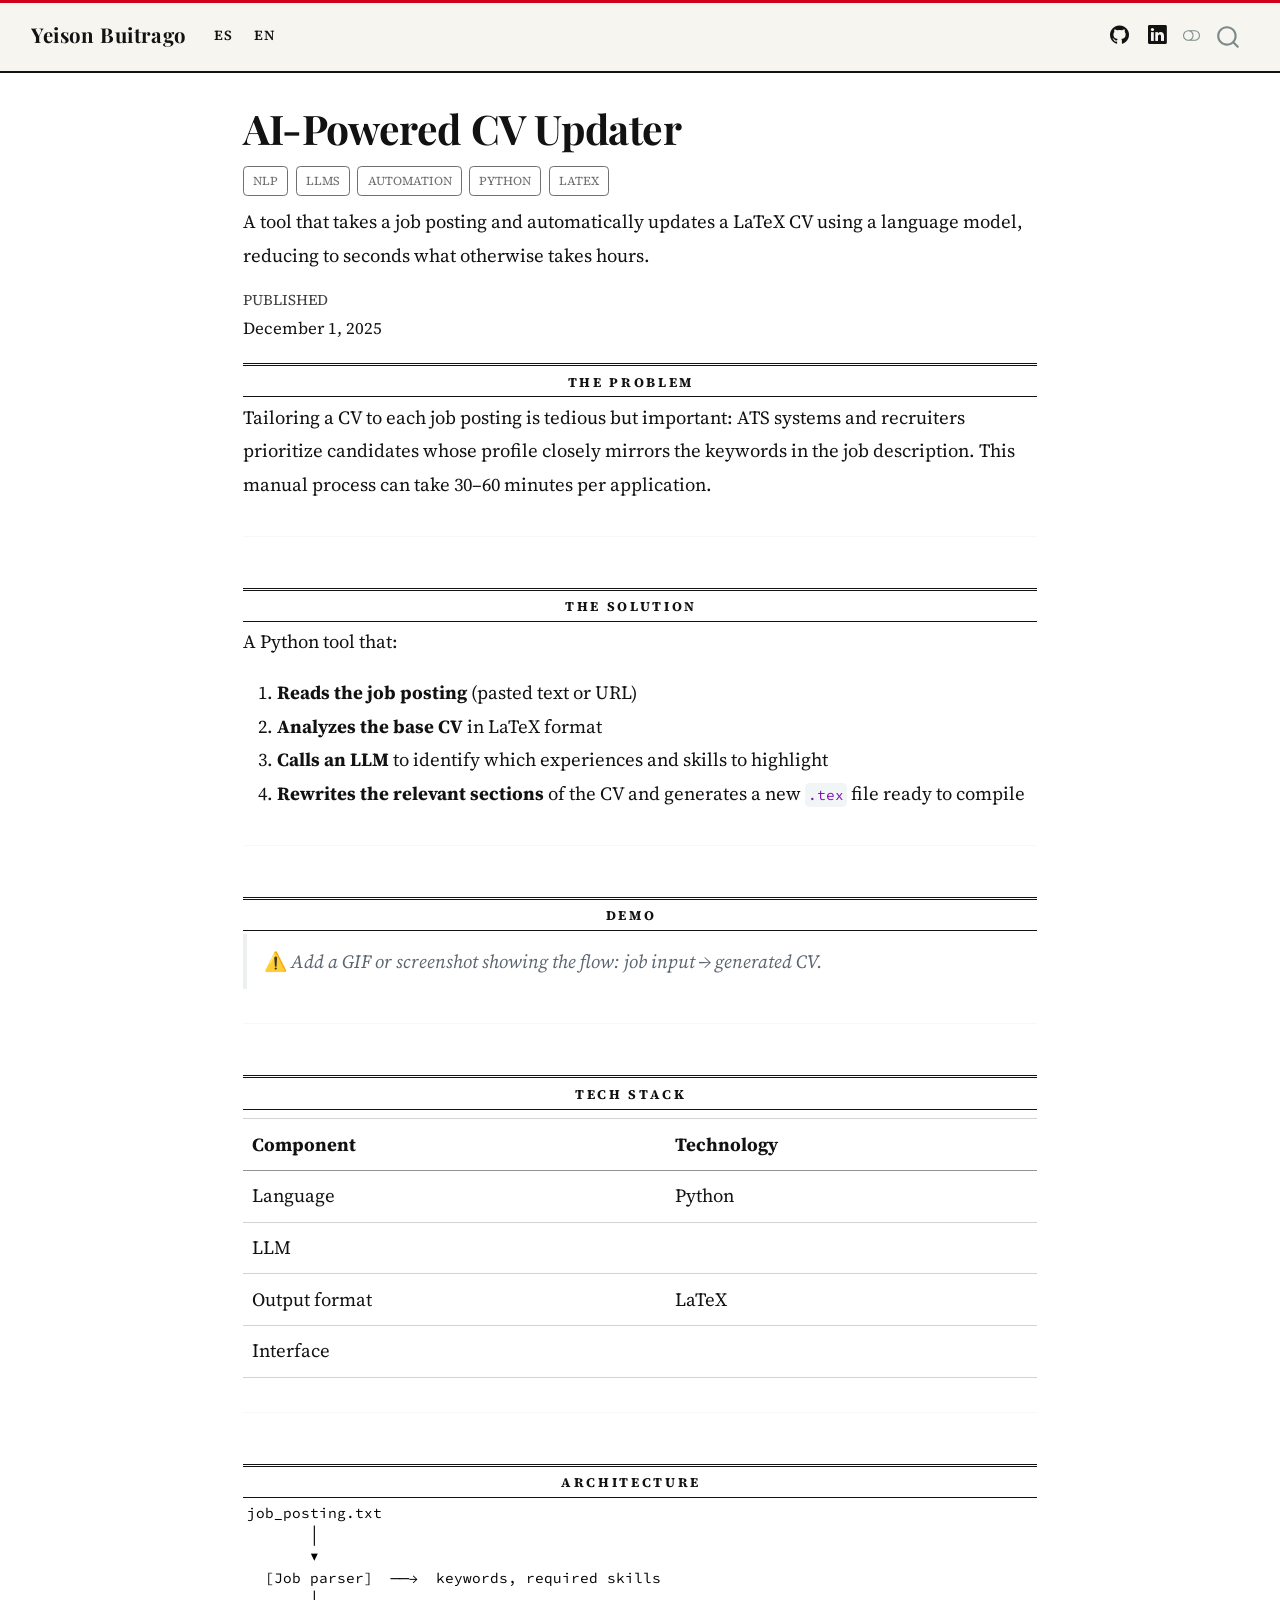
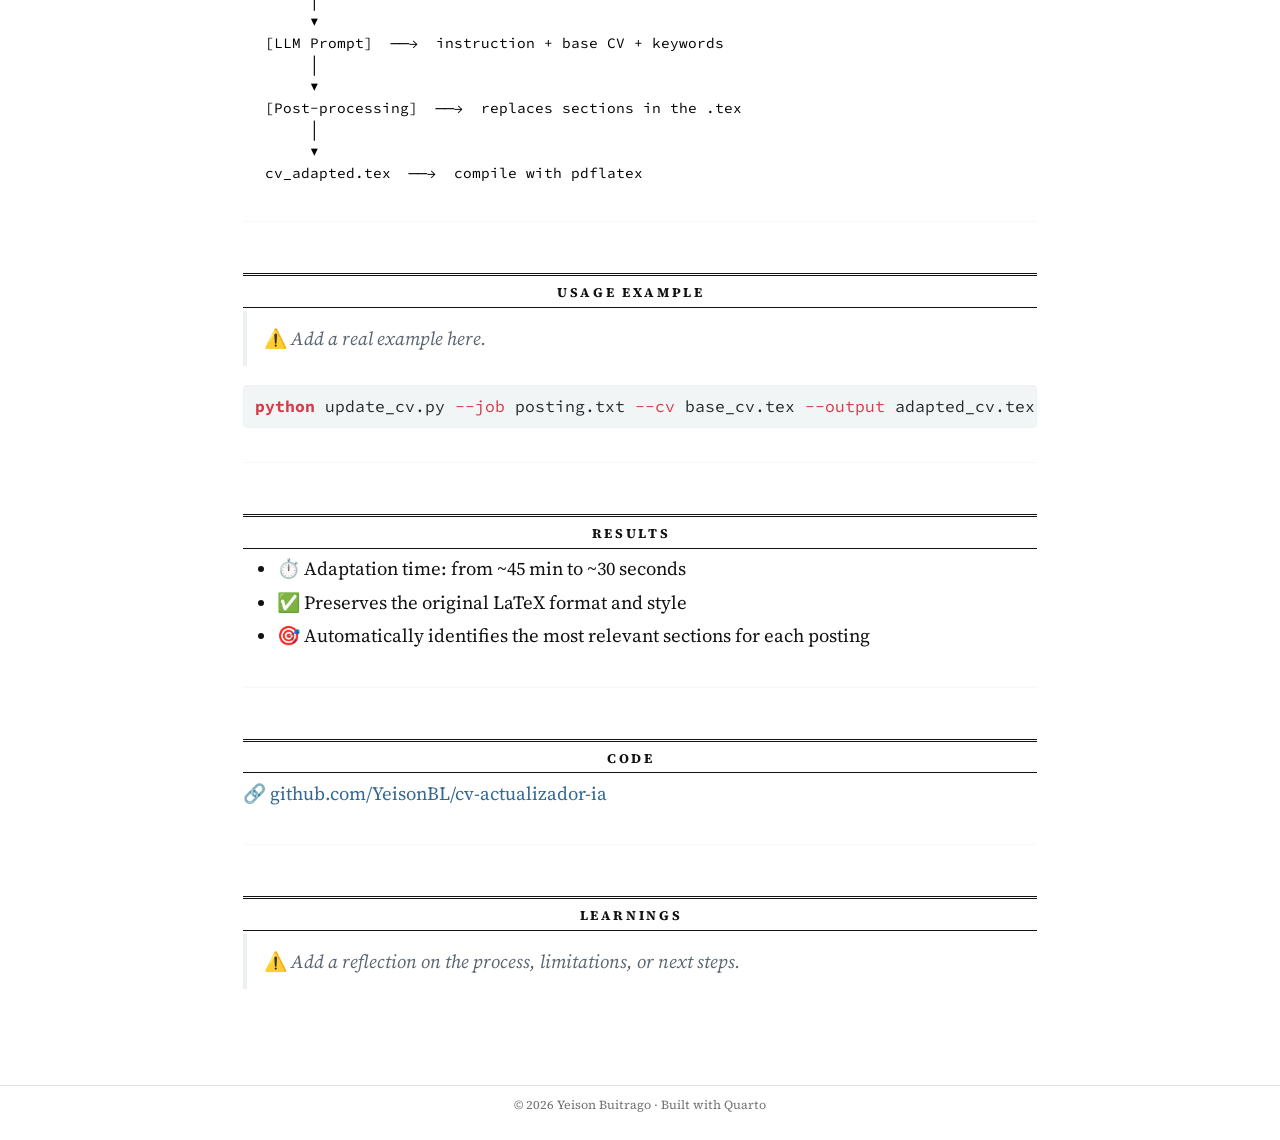
<file: docs/projects/cv-actualizador-ia.html>
<!DOCTYPE html>
<html xmlns="http://www.w3.org/1999/xhtml" lang="en" xml:lang="en"><head>

<meta charset="utf-8">
<meta name="generator" content="quarto-1.9.36">

<meta name="viewport" content="width=device-width, initial-scale=1.0, user-scalable=yes">

<meta name="dcterms.date" content="2025-12-01">
<meta name="description" content="A tool that takes a job posting and automatically updates a LaTeX CV using a language model, reducing to seconds what otherwise takes hours.">

<title>AI-Powered CV Updater – Yeison Buitrago · Data Scientist</title>
<style>
/* Default styles provided by pandoc.
** See https://pandoc.org/MANUAL.html#variables-for-html for config info.
*/
code{white-space: pre-wrap;}
span.smallcaps{font-variant: small-caps;}
div.columns{display: flex; gap: min(4vw, 1.5em);}
div.column{flex: auto; overflow-x: auto;}
div.hanging-indent{margin-left: 1.5em; text-indent: -1.5em;}
ul.task-list{list-style: none;}
ul.task-list li input[type="checkbox"] {
  width: 0.8em;
  margin: 0 0.8em 0.2em -1em; /* quarto-specific, see https://github.com/quarto-dev/quarto-cli/issues/4556 */ 
  vertical-align: middle;
}
/* CSS for syntax highlighting */
html { -webkit-text-size-adjust: 100%; }
pre > code.sourceCode { white-space: pre; position: relative; }
pre > code.sourceCode > span { display: inline-block; line-height: 1.25; }
pre > code.sourceCode > span:empty { height: 1.2em; }
.sourceCode { overflow: visible; }
code.sourceCode > span { color: inherit; text-decoration: inherit; }
div.sourceCode { margin: 1em 0; }
pre.sourceCode { margin: 0; }
@media screen {
div.sourceCode { overflow: auto; }
}
@media print {
pre > code.sourceCode { white-space: pre-wrap; }
pre > code.sourceCode > span { text-indent: -5em; padding-left: 5em; }
}
pre.numberSource code
  { counter-reset: source-line 0; }
pre.numberSource code > span
  { position: relative; left: -4em; counter-increment: source-line; }
pre.numberSource code > span > a:first-child::before
  { content: counter(source-line);
    position: relative; left: -1em; text-align: right; vertical-align: baseline;
    border: none; display: inline-block;
    -webkit-touch-callout: none; -webkit-user-select: none;
    -khtml-user-select: none; -moz-user-select: none;
    -ms-user-select: none; user-select: none;
    padding: 0 4px; width: 4em;
  }
pre.numberSource { margin-left: 3em;  padding-left: 4px; }
div.sourceCode
  {   }
@media screen {
pre > code.sourceCode > span > a:first-child::before { text-decoration: underline; }
}
</style>


<script src="../site_libs/quarto-nav/quarto-nav.js"></script>
<script src="../site_libs/quarto-nav/headroom.min.js"></script>
<script src="../site_libs/clipboard/clipboard.min.js"></script>
<script src="../site_libs/quarto-search/autocomplete.umd.js"></script>
<script src="../site_libs/quarto-search/fuse.min.js"></script>
<script src="../site_libs/quarto-search/quarto-search.js"></script>
<meta name="quarto:offset" content="../">
<link href="../assets/favicon.ico" rel="icon">
<script src="../site_libs/quarto-html/quarto.js" type="module"></script>
<script src="../site_libs/quarto-html/tabsets/tabsets.js" type="module"></script>
<script src="../site_libs/quarto-html/popper.min.js"></script>
<script src="../site_libs/quarto-html/tippy.umd.min.js"></script>
<script src="../site_libs/quarto-html/anchor.min.js"></script>
<link href="../site_libs/quarto-html/tippy.css" rel="stylesheet">
<link href="../site_libs/quarto-html/quarto-syntax-highlighting-a06763021a52c43c40a351ac8b799b8f.css" rel="stylesheet" class="quarto-color-scheme" id="quarto-text-highlighting-styles">
<link href="../site_libs/quarto-html/quarto-syntax-highlighting-dark-dbc92dda8186f57fa2e333fbb71d6a9d.css" rel="stylesheet" class="quarto-color-scheme quarto-color-alternate" id="quarto-text-highlighting-styles">
<link href="../site_libs/quarto-html/quarto-syntax-highlighting-a06763021a52c43c40a351ac8b799b8f.css" rel="stylesheet" class="quarto-color-scheme-extra" id="quarto-text-highlighting-styles">
<script src="../site_libs/bootstrap/bootstrap.min.js"></script>
<link href="../site_libs/bootstrap/bootstrap-icons.css" rel="stylesheet">
<link href="../site_libs/bootstrap/bootstrap-db4f6bcde5add5e53d412e5a0f7914d6.min.css" rel="stylesheet" append-hash="true" class="quarto-color-scheme" id="quarto-bootstrap" data-mode="light">
<link href="../site_libs/bootstrap/bootstrap-dark-aebc2c3838d79da0bbead743fa6df50b.min.css" rel="stylesheet" append-hash="true" class="quarto-color-scheme quarto-color-alternate" id="quarto-bootstrap" data-mode="dark">
<link href="../site_libs/bootstrap/bootstrap-db4f6bcde5add5e53d412e5a0f7914d6.min.css" rel="stylesheet" append-hash="true" class="quarto-color-scheme-extra" id="quarto-bootstrap" data-mode="light">
<script id="quarto-search-options" type="application/json">{
  "location": "navbar",
  "copy-button": false,
  "collapse-after": 3,
  "panel-placement": "end",
  "type": "overlay",
  "limit": 50,
  "keyboard-shortcut": [
    "f",
    "/",
    "s"
  ],
  "show-item-context": false,
  "language": {
    "search-no-results-text": "No results",
    "search-matching-documents-text": "matching documents",
    "search-copy-link-title": "Copy link to search",
    "search-hide-matches-text": "Hide additional matches",
    "search-more-match-text": "more match in this document",
    "search-more-matches-text": "more matches in this document",
    "search-clear-button-title": "Clear",
    "search-text-placeholder": "",
    "search-detached-cancel-button-title": "Cancel",
    "search-submit-button-title": "Submit",
    "search-label": "Search"
  }
}</script>
<style>html{ scroll-behavior: smooth; }</style>


<link rel="stylesheet" href="../styles.css">
</head>

<body class="nav-fixed fullcontent quarto-light"><script id="quarto-html-before-body" type="application/javascript">
    const toggleBodyColorMode = (bsSheetEl) => {
      const mode = bsSheetEl.getAttribute("data-mode");
      const bodyEl = window.document.querySelector("body");
      if (mode === "dark") {
        bodyEl.classList.add("quarto-dark");
        bodyEl.classList.remove("quarto-light");
      } else {
        bodyEl.classList.add("quarto-light");
        bodyEl.classList.remove("quarto-dark");
      }
    }
    const toggleBodyColorPrimary = () => {
      const bsSheetEl = window.document.querySelector("link#quarto-bootstrap:not([rel=disabled-stylesheet])");
      if (bsSheetEl) {
        toggleBodyColorMode(bsSheetEl);
      }
    }
    const setColorSchemeToggle = (alternate) => {
      const toggles = window.document.querySelectorAll('.quarto-color-scheme-toggle');
      for (let i=0; i < toggles.length; i++) {
        const toggle = toggles[i];
        if (toggle) {
          if (alternate) {
            toggle.classList.add("alternate");
          } else {
            toggle.classList.remove("alternate");
          }
        }
      }
    };
    const toggleColorMode = (alternate) => {
      // Switch the stylesheets
      const primaryStylesheets = window.document.querySelectorAll('link.quarto-color-scheme:not(.quarto-color-alternate)');
      const alternateStylesheets = window.document.querySelectorAll('link.quarto-color-scheme.quarto-color-alternate');
      manageTransitions('#quarto-margin-sidebar .nav-link', false);
      if (alternate) {
        // note: dark is layered on light, we don't disable primary!
        enableStylesheet(alternateStylesheets);
        for (const sheetNode of alternateStylesheets) {
          if (sheetNode.id === "quarto-bootstrap") {
            toggleBodyColorMode(sheetNode);
          }
        }
      } else {
        disableStylesheet(alternateStylesheets);
        enableStylesheet(primaryStylesheets)
        toggleBodyColorPrimary();
      }
      manageTransitions('#quarto-margin-sidebar .nav-link', true);
      // Switch the toggles
      setColorSchemeToggle(alternate)
      // Hack to workaround the fact that safari doesn't
      // properly recolor the scrollbar when toggling (#1455)
      if (navigator.userAgent.indexOf('Safari') > 0 && navigator.userAgent.indexOf('Chrome') == -1) {
        manageTransitions("body", false);
        window.scrollTo(0, 1);
        setTimeout(() => {
          window.scrollTo(0, 0);
          manageTransitions("body", true);
        }, 40);
      }
    }
    const disableStylesheet = (stylesheets) => {
      for (let i=0; i < stylesheets.length; i++) {
        const stylesheet = stylesheets[i];
        stylesheet.rel = 'disabled-stylesheet';
      }
    }
    const enableStylesheet = (stylesheets) => {
      for (let i=0; i < stylesheets.length; i++) {
        const stylesheet = stylesheets[i];
        if(stylesheet.rel !== 'stylesheet') { // for Chrome, which will still FOUC without this check
          stylesheet.rel = 'stylesheet';
        }
      }
    }
    const manageTransitions = (selector, allowTransitions) => {
      const els = window.document.querySelectorAll(selector);
      for (let i=0; i < els.length; i++) {
        const el = els[i];
        if (allowTransitions) {
          el.classList.remove('notransition');
        } else {
          el.classList.add('notransition');
        }
      }
    }
    const isFileUrl = () => {
      return window.location.protocol === 'file:';
    }
    const hasAlternateSentinel = () => {
      let styleSentinel = getColorSchemeSentinel();
      if (styleSentinel !== null) {
        return styleSentinel === "alternate";
      } else {
        return false;
      }
    }
    const setStyleSentinel = (alternate) => {
      const value = alternate ? "alternate" : "default";
      if (!isFileUrl()) {
        window.localStorage.setItem("quarto-color-scheme", value);
      } else {
        localAlternateSentinel = value;
      }
    }
    const getColorSchemeSentinel = () => {
      if (!isFileUrl()) {
        const storageValue = window.localStorage.getItem("quarto-color-scheme");
        return storageValue != null ? storageValue : localAlternateSentinel;
      } else {
        return localAlternateSentinel;
      }
    }
    const toggleGiscusIfUsed = (isAlternate, darkModeDefault) => {
      const baseTheme = document.querySelector('#giscus-base-theme')?.value ?? 'light';
      const alternateTheme = document.querySelector('#giscus-alt-theme')?.value ?? 'dark';
      let newTheme = '';
      if(authorPrefersDark) {
        newTheme = isAlternate ? baseTheme : alternateTheme;
      } else {
        newTheme = isAlternate ? alternateTheme : baseTheme;
      }
      const changeGiscusTheme = () => {
        // From: https://github.com/giscus/giscus/issues/336
        const sendMessage = (message) => {
          const iframe = document.querySelector('iframe.giscus-frame');
          if (!iframe) return;
          iframe.contentWindow.postMessage({ giscus: message }, 'https://giscus.app');
        }
        sendMessage({
          setConfig: {
            theme: newTheme
          }
        });
      }
      const isGiscussLoaded = window.document.querySelector('iframe.giscus-frame') !== null;
      if (isGiscussLoaded) {
        changeGiscusTheme();
      }
    };
    const authorPrefersDark = false;
    const darkModeDefault = authorPrefersDark;
      document.querySelector('link#quarto-text-highlighting-styles.quarto-color-scheme-extra').rel = 'disabled-stylesheet';
      document.querySelector('link#quarto-bootstrap.quarto-color-scheme-extra').rel = 'disabled-stylesheet';
    let localAlternateSentinel = darkModeDefault ? 'alternate' : 'default';
    // Dark / light mode switch
    window.quartoToggleColorScheme = () => {
      // Read the current dark / light value
      let toAlternate = !hasAlternateSentinel();
      toggleColorMode(toAlternate);
      setStyleSentinel(toAlternate);
      toggleGiscusIfUsed(toAlternate, darkModeDefault);
      window.dispatchEvent(new Event('resize'));
    };
    // Switch to dark mode if need be
    if (hasAlternateSentinel()) {
      toggleColorMode(true);
    } else {
      toggleColorMode(false);
    }
  </script>

<div id="quarto-search-results"></div>
  <header id="quarto-header" class="headroom fixed-top">
    <nav class="navbar navbar-expand-lg " data-bs-theme="dark">
      <div class="navbar-container container-fluid">
      <div class="navbar-brand-container mx-auto">
    <a class="navbar-brand" href="../index.html">
    <span class="navbar-title">Yeison Buitrago</span>
    </a>
  </div>
            <div id="quarto-search" class="" title="Search"></div>
          <button class="navbar-toggler" type="button" data-bs-toggle="collapse" data-bs-target="#navbarCollapse" aria-controls="navbarCollapse" role="menu" aria-expanded="false" aria-label="Toggle navigation" onclick="if (window.quartoToggleHeadroom) { window.quartoToggleHeadroom(); }">
  <span class="navbar-toggler-icon"></span>
</button>
          <div class="collapse navbar-collapse" id="navbarCollapse">
            <ul class="navbar-nav navbar-nav-scroll me-auto">
  <li class="nav-item">
    <a class="nav-link" href="../index-es.html"> 
<span class="menu-text">ES</span></a>
  </li>  
  <li class="nav-item">
    <a class="nav-link" href="../index.html"> 
<span class="menu-text">EN</span></a>
  </li>  
</ul>
            <ul class="navbar-nav navbar-nav-scroll ms-auto">
  <li class="nav-item compact">
    <a class="nav-link" href="https://github.com/YeisonBL"> <i class="bi bi-github" role="img" aria-label="GitHub">
</i> 
<span class="menu-text"></span></a>
  </li>  
  <li class="nav-item compact">
    <a class="nav-link" href="https://linkedin.com/in/yeisonabl"> <i class="bi bi-linkedin" role="img" aria-label="LinkedIn">
</i> 
<span class="menu-text"></span></a>
  </li>  
</ul>
          </div> <!-- /navcollapse -->
            <div class="quarto-navbar-tools">
  <a href="" class="quarto-color-scheme-toggle quarto-navigation-tool  px-1" onclick="window.quartoToggleColorScheme(); return false;" title="Toggle dark mode"><i class="bi"></i></a>
</div>
      </div> <!-- /container-fluid -->
    </nav>
</header>
<!-- content -->
<div id="quarto-content" class="quarto-container page-columns page-rows-contents page-layout-article page-navbar">
<!-- sidebar -->
<!-- margin-sidebar -->
    
<!-- main -->
<main class="content" id="quarto-document-content">


<header id="title-block-header" class="quarto-title-block default">
<div class="quarto-title">
<h1 class="title">AI-Powered CV Updater</h1>
  <div class="quarto-categories">
    <div class="quarto-category">NLP</div>
    <div class="quarto-category">LLMs</div>
    <div class="quarto-category">Automation</div>
    <div class="quarto-category">Python</div>
    <div class="quarto-category">LaTeX</div>
  </div>
  </div>

<div>
  <div class="description">
    A tool that takes a job posting and automatically updates a LaTeX CV using a language model, reducing to seconds what otherwise takes hours.
  </div>
</div>


<div class="quarto-title-meta">

    
    <div>
    <div class="quarto-title-meta-heading">Published</div>
    <div class="quarto-title-meta-contents">
      <p class="date">December 1, 2025</p>
    </div>
  </div>
  
    
  </div>
  


</header>


<section id="the-problem" class="level2">
<h2 class="anchored" data-anchor-id="the-problem">The Problem</h2>
<p>Tailoring a CV to each job posting is tedious but important: ATS systems and recruiters prioritize candidates whose profile closely mirrors the keywords in the job description. This manual process can take 30–60 minutes per application.</p>
<hr>
</section>
<section id="the-solution" class="level2">
<h2 class="anchored" data-anchor-id="the-solution">The Solution</h2>
<p>A Python tool that:</p>
<ol type="1">
<li><strong>Reads the job posting</strong> (pasted text or URL)</li>
<li><strong>Analyzes the base CV</strong> in LaTeX format</li>
<li><strong>Calls an LLM</strong> to identify which experiences and skills to highlight</li>
<li><strong>Rewrites the relevant sections</strong> of the CV and generates a new <code>.tex</code> file ready to compile</li>
</ol>
<hr>
</section>
<section id="demo" class="level2">
<h2 class="anchored" data-anchor-id="demo">Demo</h2>
<blockquote class="blockquote">
<p>⚠️ <em>Add a GIF or screenshot showing the flow: job input → generated CV.</em></p>
</blockquote>
<hr>
</section>
<section id="tech-stack" class="level2">
<h2 class="anchored" data-anchor-id="tech-stack">Tech Stack</h2>
<table class="caption-top table">
<thead>
<tr class="header">
<th>Component</th>
<th>Technology</th>
</tr>
</thead>
<tbody>
<tr class="odd">
<td>Language</td>
<td>Python</td>
</tr>
<tr class="even">
<td>LLM</td>
<td><!-- API used: OpenAI, Anthropic, Groq, etc. --></td>
</tr>
<tr class="odd">
<td>Output format</td>
<td>LaTeX</td>
</tr>
<tr class="even">
<td>Interface</td>
<td><!-- CLI / Streamlit / other --></td>
</tr>
</tbody>
</table>
<hr>
</section>
<section id="architecture" class="level2">
<h2 class="anchored" data-anchor-id="architecture">Architecture</h2>
<pre><code>job_posting.txt
       │
       ▼
  [Job parser]  ──→  keywords, required skills
       │
       ▼
  [LLM Prompt]  ──→  instruction + base CV + keywords
       │
       ▼
  [Post-processing]  ──→  replaces sections in the .tex
       │
       ▼
  cv_adapted.tex  ──→  compile with pdflatex</code></pre>
<hr>
</section>
<section id="usage-example" class="level2">
<h2 class="anchored" data-anchor-id="usage-example">Usage Example</h2>
<blockquote class="blockquote">
<p>⚠️ <em>Add a real example here.</em></p>
</blockquote>
<div class="code-copy-outer-scaffold"><div class="sourceCode" id="cb2"><pre class="sourceCode bash code-with-copy"><code class="sourceCode bash"><span id="cb2-1"><a href="#cb2-1" aria-hidden="true" tabindex="-1"></a><span class="ex">python</span> update_cv.py <span class="at">--job</span> posting.txt <span class="at">--cv</span> base_cv.tex <span class="at">--output</span> adapted_cv.tex</span></code></pre></div><button title="Copy to Clipboard" class="code-copy-button"><i class="bi"></i></button></div>
<hr>
</section>
<section id="results" class="level2">
<h2 class="anchored" data-anchor-id="results">Results</h2>
<ul>
<li>⏱️ Adaptation time: from ~45 min to ~30 seconds</li>
<li>✅ Preserves the original LaTeX format and style</li>
<li>🎯 Automatically identifies the most relevant sections for each posting</li>
</ul>
<hr>
</section>
<section id="code" class="level2">
<h2 class="anchored" data-anchor-id="code">Code</h2>
<p>🔗 <a href="https://github.com/YeisonBL/cv-actualizador-ia">github.com/YeisonBL/cv-actualizador-ia</a></p>
<hr>
</section>
<section id="learnings" class="level2">
<h2 class="anchored" data-anchor-id="learnings">Learnings</h2>
<blockquote class="blockquote">
<p>⚠️ <em>Add a reflection on the process, limitations, or next steps.</em></p>
</blockquote>


</section>

</main> <!-- /main -->
<script id="quarto-html-after-body" type="application/javascript">
  window.document.addEventListener("DOMContentLoaded", function (event) {
    // Ensure there is a toggle, if there isn't float one in the top right
    if (window.document.querySelector('.quarto-color-scheme-toggle') === null) {
      const a = window.document.createElement('a');
      a.classList.add('top-right');
      a.classList.add('quarto-color-scheme-toggle');
      a.href = "";
      a.onclick = function() { try { window.quartoToggleColorScheme(); } catch {} return false; };
      const i = window.document.createElement("i");
      i.classList.add('bi');
      a.appendChild(i);
      window.document.body.appendChild(a);
    }
    setColorSchemeToggle(hasAlternateSentinel())
    const icon = "";
    const anchorJS = new window.AnchorJS();
    anchorJS.options = {
      placement: 'right',
      icon: icon
    };
    anchorJS.add('.anchored');
    const isCodeAnnotation = (el) => {
      for (const clz of el.classList) {
        if (clz.startsWith('code-annotation-')) {                     
          return true;
        }
      }
      return false;
    }
    const onCopySuccess = function(e) {
      // button target
      const button = e.trigger;
      // don't keep focus
      button.blur();
      // flash "checked"
      button.classList.add('code-copy-button-checked');
      var currentTitle = button.getAttribute("title");
      button.setAttribute("title", "Copied!");
      let tooltip;
      if (window.bootstrap) {
        button.setAttribute("data-bs-toggle", "tooltip");
        button.setAttribute("data-bs-placement", "left");
        button.setAttribute("data-bs-title", "Copied!");
        tooltip = new bootstrap.Tooltip(button, 
          { trigger: "manual", 
            customClass: "code-copy-button-tooltip",
            offset: [0, -8]});
        tooltip.show();    
      }
      setTimeout(function() {
        if (tooltip) {
          tooltip.hide();
          button.removeAttribute("data-bs-title");
          button.removeAttribute("data-bs-toggle");
          button.removeAttribute("data-bs-placement");
        }
        button.setAttribute("title", currentTitle);
        button.classList.remove('code-copy-button-checked');
      }, 1000);
      // clear code selection
      e.clearSelection();
    }
    const getTextToCopy = function(trigger) {
      const outerScaffold = trigger.parentElement.cloneNode(true);
      const codeEl = outerScaffold.querySelector('code');
      for (const childEl of codeEl.children) {
        if (isCodeAnnotation(childEl)) {
          childEl.remove();
        }
      }
      return codeEl.innerText;
    }
    const clipboard = new window.ClipboardJS('.code-copy-button:not([data-in-quarto-modal])', {
      text: getTextToCopy
    });
    clipboard.on('success', onCopySuccess);
    if (window.document.getElementById('quarto-embedded-source-code-modal')) {
      const clipboardModal = new window.ClipboardJS('.code-copy-button[data-in-quarto-modal]', {
        text: getTextToCopy,
        container: window.document.getElementById('quarto-embedded-source-code-modal')
      });
      clipboardModal.on('success', onCopySuccess);
    }
      var localhostRegex = new RegExp(/^(?:http|https):\/\/localhost\:?[0-9]*\//);
      var mailtoRegex = new RegExp(/^mailto:/);
        var filterRegex = new RegExp('/' + window.location.host + '/');
      var isInternal = (href) => {
          return filterRegex.test(href) || localhostRegex.test(href) || mailtoRegex.test(href);
      }
      // Inspect non-navigation links and adorn them if external
     var links = window.document.querySelectorAll('a[href]:not(.nav-link):not(.navbar-brand):not(.toc-action):not(.sidebar-link):not(.sidebar-item-toggle):not(.pagination-link):not(.no-external):not([aria-hidden]):not(.dropdown-item):not(.quarto-navigation-tool):not(.about-link)');
      for (var i=0; i<links.length; i++) {
        const link = links[i];
        if (!isInternal(link.href)) {
          // undo the damage that might have been done by quarto-nav.js in the case of
          // links that we want to consider external
          if (link.dataset.originalHref !== undefined) {
            link.href = link.dataset.originalHref;
          }
        }
      }
    function tippyHover(el, contentFn, onTriggerFn, onUntriggerFn) {
      const config = {
        allowHTML: true,
        maxWidth: 500,
        delay: 100,
        arrow: false,
        appendTo: function(el) {
            return el.parentElement;
        },
        interactive: true,
        interactiveBorder: 10,
        theme: 'quarto',
        placement: 'bottom-start',
      };
      if (contentFn) {
        config.content = contentFn;
      }
      if (onTriggerFn) {
        config.onTrigger = onTriggerFn;
      }
      if (onUntriggerFn) {
        config.onUntrigger = onUntriggerFn;
      }
      window.tippy(el, config); 
    }
    const noterefs = window.document.querySelectorAll('a[role="doc-noteref"]');
    for (var i=0; i<noterefs.length; i++) {
      const ref = noterefs[i];
      tippyHover(ref, function() {
        // use id or data attribute instead here
        let href = ref.getAttribute('data-footnote-href') || ref.getAttribute('href');
        try { href = new URL(href).hash; } catch {}
        const id = href.replace(/^#\/?/, "");
        const note = window.document.getElementById(id);
        if (note) {
          return note.innerHTML;
        } else {
          return "";
        }
      });
    }
    const xrefs = window.document.querySelectorAll('a.quarto-xref');
    const processXRef = (id, note) => {
      // Strip column container classes
      const stripColumnClz = (el) => {
        el.classList.remove("page-full", "page-columns");
        if (el.children) {
          for (const child of el.children) {
            stripColumnClz(child);
          }
        }
      }
      stripColumnClz(note)
      if (id === null || id.startsWith('sec-')) {
        // Special case sections, only their first couple elements
        const container = document.createElement("div");
        if (note.children && note.children.length > 2) {
          container.appendChild(note.children[0].cloneNode(true));
          for (let i = 1; i < note.children.length; i++) {
            const child = note.children[i];
            if (child.tagName === "P" && child.innerText === "") {
              continue;
            } else {
              container.appendChild(child.cloneNode(true));
              break;
            }
          }
          if (window.Quarto?.typesetMath) {
            window.Quarto.typesetMath(container);
          }
          return container.innerHTML
        } else {
          if (window.Quarto?.typesetMath) {
            window.Quarto.typesetMath(note);
          }
          return note.innerHTML;
        }
      } else {
        // Remove any anchor links if they are present
        const anchorLink = note.querySelector('a.anchorjs-link');
        if (anchorLink) {
          anchorLink.remove();
        }
        if (window.Quarto?.typesetMath) {
          window.Quarto.typesetMath(note);
        }
        if (note.classList.contains("callout")) {
          return note.outerHTML;
        } else {
          return note.innerHTML;
        }
      }
    }
    for (var i=0; i<xrefs.length; i++) {
      const xref = xrefs[i];
      tippyHover(xref, undefined, function(instance) {
        instance.disable();
        let url = xref.getAttribute('href');
        let hash = undefined; 
        if (url.startsWith('#')) {
          hash = url;
        } else {
          try { hash = new URL(url).hash; } catch {}
        }
        if (hash) {
          const id = hash.replace(/^#\/?/, "");
          const note = window.document.getElementById(id);
          if (note !== null) {
            try {
              const html = processXRef(id, note.cloneNode(true));
              instance.setContent(html);
            } finally {
              instance.enable();
              instance.show();
            }
          } else {
            // See if we can fetch this
            fetch(url.split('#')[0])
            .then(res => res.text())
            .then(html => {
              const parser = new DOMParser();
              const htmlDoc = parser.parseFromString(html, "text/html");
              const note = htmlDoc.getElementById(id);
              if (note !== null) {
                const html = processXRef(id, note);
                instance.setContent(html);
              } 
            }).finally(() => {
              instance.enable();
              instance.show();
            });
          }
        } else {
          // See if we can fetch a full url (with no hash to target)
          // This is a special case and we should probably do some content thinning / targeting
          fetch(url)
          .then(res => res.text())
          .then(html => {
            const parser = new DOMParser();
            const htmlDoc = parser.parseFromString(html, "text/html");
            const note = htmlDoc.querySelector('main.content');
            if (note !== null) {
              // This should only happen for chapter cross references
              // (since there is no id in the URL)
              // remove the first header
              if (note.children.length > 0 && note.children[0].tagName === "HEADER") {
                note.children[0].remove();
              }
              const html = processXRef(null, note);
              instance.setContent(html);
            } 
          }).finally(() => {
            instance.enable();
            instance.show();
          });
        }
      }, function(instance) {
      });
    }
        let selectedAnnoteEl;
        const selectorForAnnotation = ( cell, annotation) => {
          let cellAttr = 'data-code-cell="' + cell + '"';
          let lineAttr = 'data-code-annotation="' +  annotation + '"';
          const selector = 'span[' + cellAttr + '][' + lineAttr + ']';
          return selector;
        }
        const selectCodeLines = (annoteEl) => {
          const doc = window.document;
          const targetCell = annoteEl.getAttribute("data-target-cell");
          const targetAnnotation = annoteEl.getAttribute("data-target-annotation");
          const annoteSpan = window.document.querySelector(selectorForAnnotation(targetCell, targetAnnotation));
          const lines = annoteSpan.getAttribute("data-code-lines").split(",");
          const lineIds = lines.map((line) => {
            return targetCell + "-" + line;
          })
          let top = null;
          let height = null;
          let parent = null;
          if (lineIds.length > 0) {
              //compute the position of the single el (top and bottom and make a div)
              const el = window.document.getElementById(lineIds[0]);
              top = el.offsetTop;
              height = el.offsetHeight;
              parent = el.parentElement.parentElement;
            if (lineIds.length > 1) {
              const lastEl = window.document.getElementById(lineIds[lineIds.length - 1]);
              const bottom = lastEl.offsetTop + lastEl.offsetHeight;
              height = bottom - top;
            }
            if (top !== null && height !== null && parent !== null) {
              // cook up a div (if necessary) and position it 
              let div = window.document.getElementById("code-annotation-line-highlight");
              if (div === null) {
                div = window.document.createElement("div");
                div.setAttribute("id", "code-annotation-line-highlight");
                div.style.position = 'absolute';
                parent.appendChild(div);
              }
              div.style.top = top - 2 + "px";
              div.style.height = height + 4 + "px";
              div.style.left = 0;
              let gutterDiv = window.document.getElementById("code-annotation-line-highlight-gutter");
              if (gutterDiv === null) {
                gutterDiv = window.document.createElement("div");
                gutterDiv.setAttribute("id", "code-annotation-line-highlight-gutter");
                gutterDiv.style.position = 'absolute';
                const codeCell = window.document.getElementById(targetCell);
                const gutter = codeCell.querySelector('.code-annotation-gutter');
                gutter.appendChild(gutterDiv);
              }
              gutterDiv.style.top = top - 2 + "px";
              gutterDiv.style.height = height + 4 + "px";
            }
            selectedAnnoteEl = annoteEl;
          }
        };
        const unselectCodeLines = () => {
          const elementsIds = ["code-annotation-line-highlight", "code-annotation-line-highlight-gutter"];
          elementsIds.forEach((elId) => {
            const div = window.document.getElementById(elId);
            if (div) {
              div.remove();
            }
          });
          selectedAnnoteEl = undefined;
        };
          // Handle positioning of the toggle
      window.addEventListener(
        "resize",
        throttle(() => {
          elRect = undefined;
          if (selectedAnnoteEl) {
            selectCodeLines(selectedAnnoteEl);
          }
        }, 10)
      );
      function throttle(fn, ms) {
      let throttle = false;
      let timer;
        return (...args) => {
          if(!throttle) { // first call gets through
              fn.apply(this, args);
              throttle = true;
          } else { // all the others get throttled
              if(timer) clearTimeout(timer); // cancel #2
              timer = setTimeout(() => {
                fn.apply(this, args);
                timer = throttle = false;
              }, ms);
          }
        };
      }
        // Attach click handler to the DT
        const annoteDls = window.document.querySelectorAll('dt[data-target-cell]');
        for (const annoteDlNode of annoteDls) {
          annoteDlNode.addEventListener('click', (event) => {
            const clickedEl = event.target;
            if (clickedEl !== selectedAnnoteEl) {
              unselectCodeLines();
              const activeEl = window.document.querySelector('dt[data-target-cell].code-annotation-active');
              if (activeEl) {
                activeEl.classList.remove('code-annotation-active');
              }
              selectCodeLines(clickedEl);
              clickedEl.classList.add('code-annotation-active');
            } else {
              // Unselect the line
              unselectCodeLines();
              clickedEl.classList.remove('code-annotation-active');
            }
          });
        }
    const findCites = (el) => {
      const parentEl = el.parentElement;
      if (parentEl) {
        const cites = parentEl.dataset.cites;
        if (cites) {
          return {
            el,
            cites: cites.split(' ')
          };
        } else {
          return findCites(el.parentElement)
        }
      } else {
        return undefined;
      }
    };
    var bibliorefs = window.document.querySelectorAll('a[role="doc-biblioref"]');
    for (var i=0; i<bibliorefs.length; i++) {
      const ref = bibliorefs[i];
      const citeInfo = findCites(ref);
      if (citeInfo) {
        tippyHover(citeInfo.el, function() {
          var popup = window.document.createElement('div');
          citeInfo.cites.forEach(function(cite) {
            var citeDiv = window.document.createElement('div');
            citeDiv.classList.add('hanging-indent');
            citeDiv.classList.add('csl-entry');
            var biblioDiv = window.document.getElementById('ref-' + cite);
            if (biblioDiv) {
              citeDiv.innerHTML = biblioDiv.innerHTML;
            }
            popup.appendChild(citeDiv);
          });
          return popup.innerHTML;
        });
      }
    }
  });
  </script>
</div> <!-- /content -->
<footer class="footer">
  <div class="nav-footer">
    <div class="nav-footer-left">
      &nbsp;
    </div>   
    <div class="nav-footer-center">
<p>© 2026 Yeison Buitrago · Built with <a href="https://quarto.org">Quarto</a></p>
</div>
    <div class="nav-footer-right">
      &nbsp;
    </div>
  </div>
</footer>




<script src="../site_libs/quarto-html/zenscroll-min.js"></script>
</body></html>
</file>
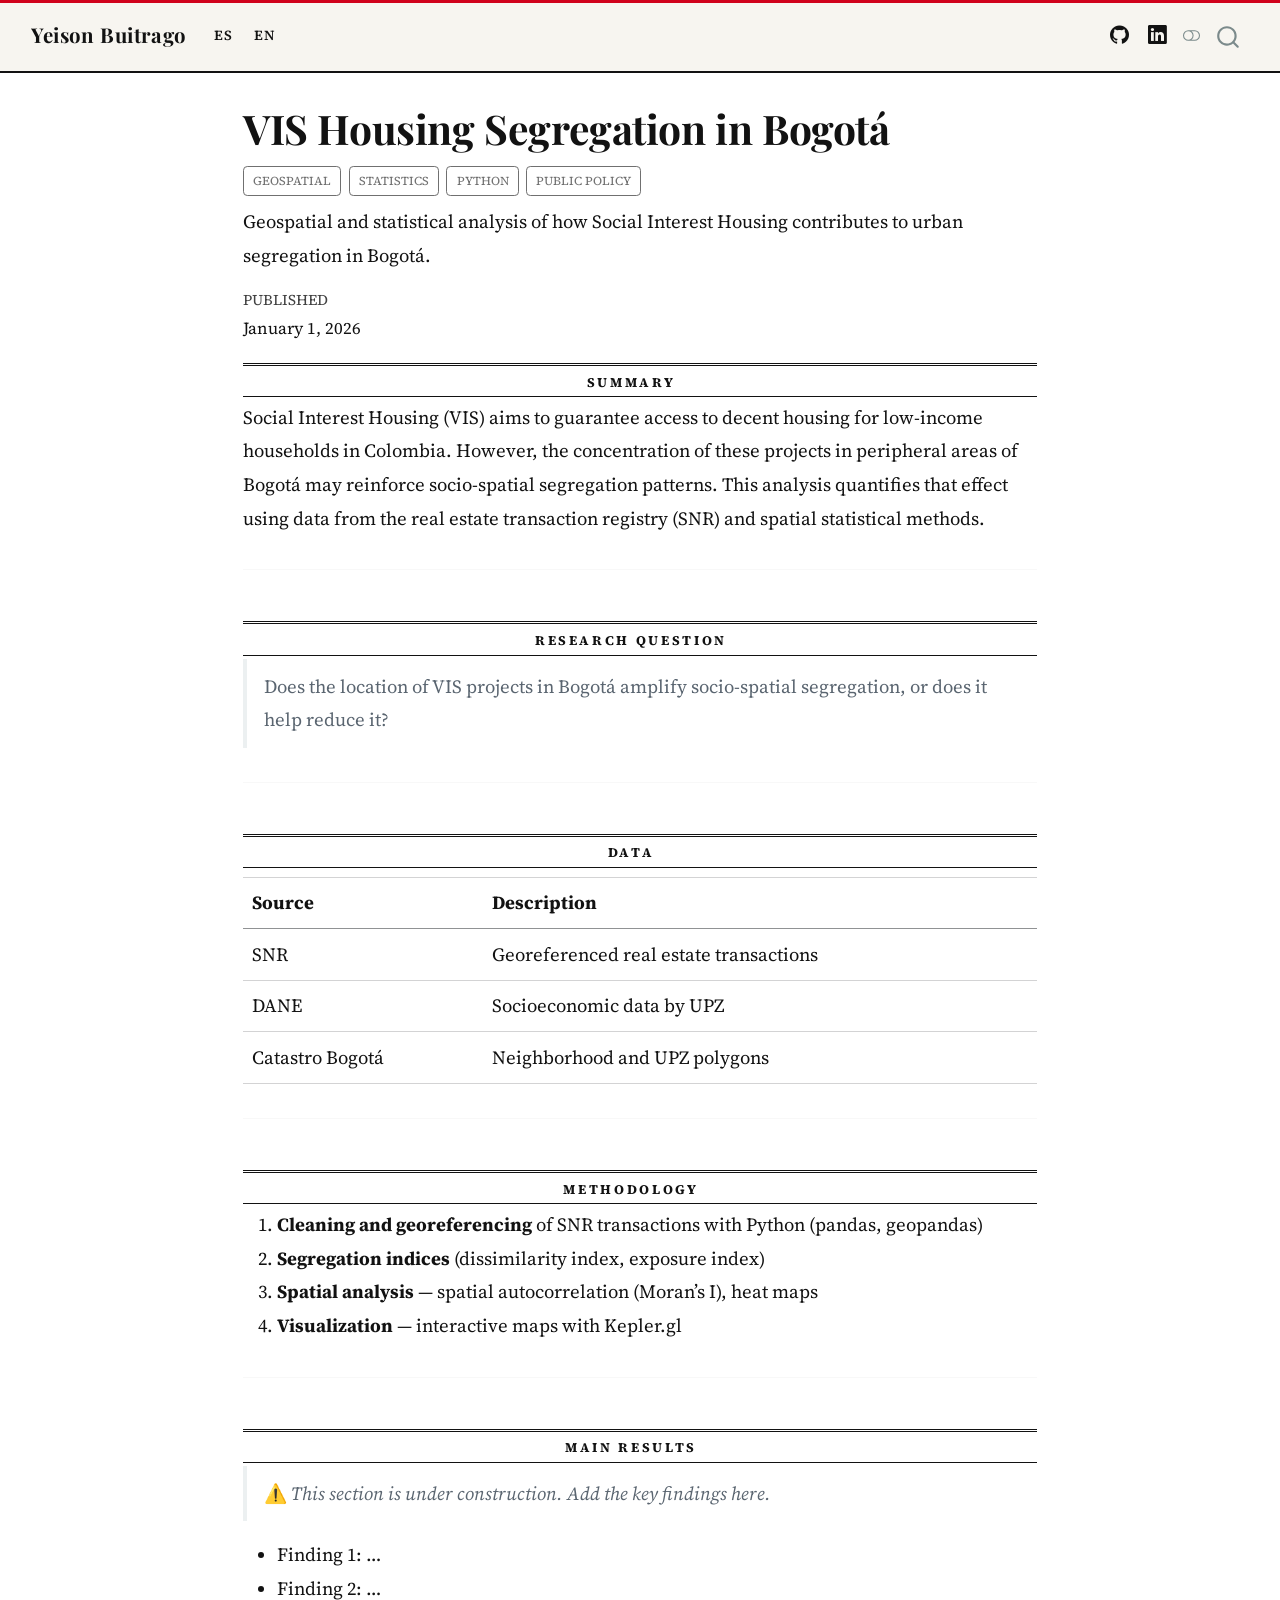
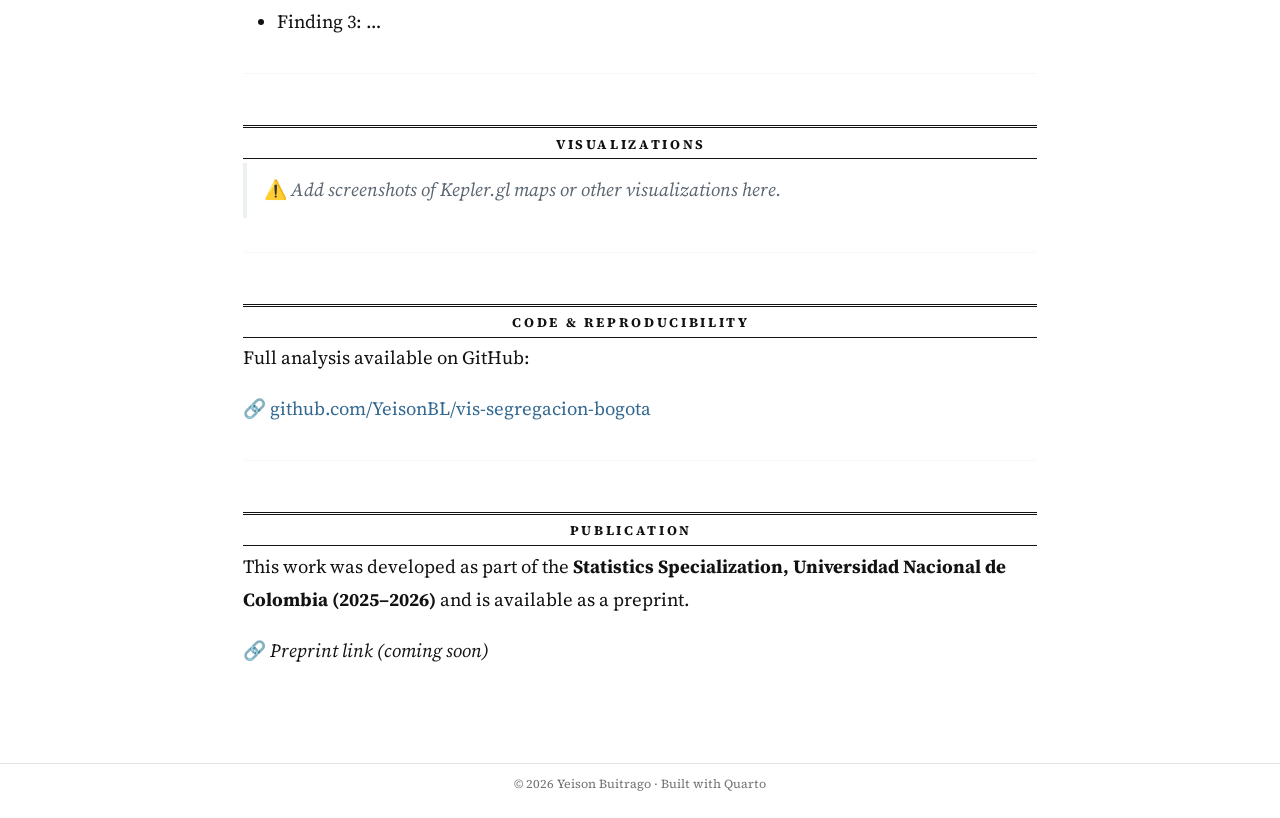
<file: docs/projects/vis-segregacion-bogota.html>
<!DOCTYPE html>
<html xmlns="http://www.w3.org/1999/xhtml" lang="en" xml:lang="en"><head>

<meta charset="utf-8">
<meta name="generator" content="quarto-1.9.36">

<meta name="viewport" content="width=device-width, initial-scale=1.0, user-scalable=yes">

<meta name="dcterms.date" content="2026-01-01">
<meta name="description" content="Geospatial and statistical analysis of how Social Interest Housing contributes to urban segregation in Bogotá.">

<title>VIS Housing Segregation in Bogotá – Yeison Buitrago · Data Scientist</title>
<style>
/* Default styles provided by pandoc.
** See https://pandoc.org/MANUAL.html#variables-for-html for config info.
*/
code{white-space: pre-wrap;}
span.smallcaps{font-variant: small-caps;}
div.columns{display: flex; gap: min(4vw, 1.5em);}
div.column{flex: auto; overflow-x: auto;}
div.hanging-indent{margin-left: 1.5em; text-indent: -1.5em;}
ul.task-list{list-style: none;}
ul.task-list li input[type="checkbox"] {
  width: 0.8em;
  margin: 0 0.8em 0.2em -1em; /* quarto-specific, see https://github.com/quarto-dev/quarto-cli/issues/4556 */ 
  vertical-align: middle;
}
</style>


<script src="../site_libs/quarto-nav/quarto-nav.js"></script>
<script src="../site_libs/quarto-nav/headroom.min.js"></script>
<script src="../site_libs/clipboard/clipboard.min.js"></script>
<script src="../site_libs/quarto-search/autocomplete.umd.js"></script>
<script src="../site_libs/quarto-search/fuse.min.js"></script>
<script src="../site_libs/quarto-search/quarto-search.js"></script>
<meta name="quarto:offset" content="../">
<link href="../assets/favicon.ico" rel="icon">
<script src="../site_libs/quarto-html/quarto.js" type="module"></script>
<script src="../site_libs/quarto-html/tabsets/tabsets.js" type="module"></script>
<script src="../site_libs/quarto-html/popper.min.js"></script>
<script src="../site_libs/quarto-html/tippy.umd.min.js"></script>
<script src="../site_libs/quarto-html/anchor.min.js"></script>
<link href="../site_libs/quarto-html/tippy.css" rel="stylesheet">
<link href="../site_libs/quarto-html/quarto-syntax-highlighting-a06763021a52c43c40a351ac8b799b8f.css" rel="stylesheet" class="quarto-color-scheme" id="quarto-text-highlighting-styles">
<link href="../site_libs/quarto-html/quarto-syntax-highlighting-dark-dbc92dda8186f57fa2e333fbb71d6a9d.css" rel="stylesheet" class="quarto-color-scheme quarto-color-alternate" id="quarto-text-highlighting-styles">
<link href="../site_libs/quarto-html/quarto-syntax-highlighting-a06763021a52c43c40a351ac8b799b8f.css" rel="stylesheet" class="quarto-color-scheme-extra" id="quarto-text-highlighting-styles">
<script src="../site_libs/bootstrap/bootstrap.min.js"></script>
<link href="../site_libs/bootstrap/bootstrap-icons.css" rel="stylesheet">
<link href="../site_libs/bootstrap/bootstrap-db4f6bcde5add5e53d412e5a0f7914d6.min.css" rel="stylesheet" append-hash="true" class="quarto-color-scheme" id="quarto-bootstrap" data-mode="light">
<link href="../site_libs/bootstrap/bootstrap-dark-aebc2c3838d79da0bbead743fa6df50b.min.css" rel="stylesheet" append-hash="true" class="quarto-color-scheme quarto-color-alternate" id="quarto-bootstrap" data-mode="dark">
<link href="../site_libs/bootstrap/bootstrap-db4f6bcde5add5e53d412e5a0f7914d6.min.css" rel="stylesheet" append-hash="true" class="quarto-color-scheme-extra" id="quarto-bootstrap" data-mode="light">
<script id="quarto-search-options" type="application/json">{
  "location": "navbar",
  "copy-button": false,
  "collapse-after": 3,
  "panel-placement": "end",
  "type": "overlay",
  "limit": 50,
  "keyboard-shortcut": [
    "f",
    "/",
    "s"
  ],
  "show-item-context": false,
  "language": {
    "search-no-results-text": "No results",
    "search-matching-documents-text": "matching documents",
    "search-copy-link-title": "Copy link to search",
    "search-hide-matches-text": "Hide additional matches",
    "search-more-match-text": "more match in this document",
    "search-more-matches-text": "more matches in this document",
    "search-clear-button-title": "Clear",
    "search-text-placeholder": "",
    "search-detached-cancel-button-title": "Cancel",
    "search-submit-button-title": "Submit",
    "search-label": "Search"
  }
}</script>
<style>html{ scroll-behavior: smooth; }</style>


<link rel="stylesheet" href="../styles.css">
</head>

<body class="nav-fixed fullcontent quarto-light"><script id="quarto-html-before-body" type="application/javascript">
    const toggleBodyColorMode = (bsSheetEl) => {
      const mode = bsSheetEl.getAttribute("data-mode");
      const bodyEl = window.document.querySelector("body");
      if (mode === "dark") {
        bodyEl.classList.add("quarto-dark");
        bodyEl.classList.remove("quarto-light");
      } else {
        bodyEl.classList.add("quarto-light");
        bodyEl.classList.remove("quarto-dark");
      }
    }
    const toggleBodyColorPrimary = () => {
      const bsSheetEl = window.document.querySelector("link#quarto-bootstrap:not([rel=disabled-stylesheet])");
      if (bsSheetEl) {
        toggleBodyColorMode(bsSheetEl);
      }
    }
    const setColorSchemeToggle = (alternate) => {
      const toggles = window.document.querySelectorAll('.quarto-color-scheme-toggle');
      for (let i=0; i < toggles.length; i++) {
        const toggle = toggles[i];
        if (toggle) {
          if (alternate) {
            toggle.classList.add("alternate");
          } else {
            toggle.classList.remove("alternate");
          }
        }
      }
    };
    const toggleColorMode = (alternate) => {
      // Switch the stylesheets
      const primaryStylesheets = window.document.querySelectorAll('link.quarto-color-scheme:not(.quarto-color-alternate)');
      const alternateStylesheets = window.document.querySelectorAll('link.quarto-color-scheme.quarto-color-alternate');
      manageTransitions('#quarto-margin-sidebar .nav-link', false);
      if (alternate) {
        // note: dark is layered on light, we don't disable primary!
        enableStylesheet(alternateStylesheets);
        for (const sheetNode of alternateStylesheets) {
          if (sheetNode.id === "quarto-bootstrap") {
            toggleBodyColorMode(sheetNode);
          }
        }
      } else {
        disableStylesheet(alternateStylesheets);
        enableStylesheet(primaryStylesheets)
        toggleBodyColorPrimary();
      }
      manageTransitions('#quarto-margin-sidebar .nav-link', true);
      // Switch the toggles
      setColorSchemeToggle(alternate)
      // Hack to workaround the fact that safari doesn't
      // properly recolor the scrollbar when toggling (#1455)
      if (navigator.userAgent.indexOf('Safari') > 0 && navigator.userAgent.indexOf('Chrome') == -1) {
        manageTransitions("body", false);
        window.scrollTo(0, 1);
        setTimeout(() => {
          window.scrollTo(0, 0);
          manageTransitions("body", true);
        }, 40);
      }
    }
    const disableStylesheet = (stylesheets) => {
      for (let i=0; i < stylesheets.length; i++) {
        const stylesheet = stylesheets[i];
        stylesheet.rel = 'disabled-stylesheet';
      }
    }
    const enableStylesheet = (stylesheets) => {
      for (let i=0; i < stylesheets.length; i++) {
        const stylesheet = stylesheets[i];
        if(stylesheet.rel !== 'stylesheet') { // for Chrome, which will still FOUC without this check
          stylesheet.rel = 'stylesheet';
        }
      }
    }
    const manageTransitions = (selector, allowTransitions) => {
      const els = window.document.querySelectorAll(selector);
      for (let i=0; i < els.length; i++) {
        const el = els[i];
        if (allowTransitions) {
          el.classList.remove('notransition');
        } else {
          el.classList.add('notransition');
        }
      }
    }
    const isFileUrl = () => {
      return window.location.protocol === 'file:';
    }
    const hasAlternateSentinel = () => {
      let styleSentinel = getColorSchemeSentinel();
      if (styleSentinel !== null) {
        return styleSentinel === "alternate";
      } else {
        return false;
      }
    }
    const setStyleSentinel = (alternate) => {
      const value = alternate ? "alternate" : "default";
      if (!isFileUrl()) {
        window.localStorage.setItem("quarto-color-scheme", value);
      } else {
        localAlternateSentinel = value;
      }
    }
    const getColorSchemeSentinel = () => {
      if (!isFileUrl()) {
        const storageValue = window.localStorage.getItem("quarto-color-scheme");
        return storageValue != null ? storageValue : localAlternateSentinel;
      } else {
        return localAlternateSentinel;
      }
    }
    const toggleGiscusIfUsed = (isAlternate, darkModeDefault) => {
      const baseTheme = document.querySelector('#giscus-base-theme')?.value ?? 'light';
      const alternateTheme = document.querySelector('#giscus-alt-theme')?.value ?? 'dark';
      let newTheme = '';
      if(authorPrefersDark) {
        newTheme = isAlternate ? baseTheme : alternateTheme;
      } else {
        newTheme = isAlternate ? alternateTheme : baseTheme;
      }
      const changeGiscusTheme = () => {
        // From: https://github.com/giscus/giscus/issues/336
        const sendMessage = (message) => {
          const iframe = document.querySelector('iframe.giscus-frame');
          if (!iframe) return;
          iframe.contentWindow.postMessage({ giscus: message }, 'https://giscus.app');
        }
        sendMessage({
          setConfig: {
            theme: newTheme
          }
        });
      }
      const isGiscussLoaded = window.document.querySelector('iframe.giscus-frame') !== null;
      if (isGiscussLoaded) {
        changeGiscusTheme();
      }
    };
    const authorPrefersDark = false;
    const darkModeDefault = authorPrefersDark;
      document.querySelector('link#quarto-text-highlighting-styles.quarto-color-scheme-extra').rel = 'disabled-stylesheet';
      document.querySelector('link#quarto-bootstrap.quarto-color-scheme-extra').rel = 'disabled-stylesheet';
    let localAlternateSentinel = darkModeDefault ? 'alternate' : 'default';
    // Dark / light mode switch
    window.quartoToggleColorScheme = () => {
      // Read the current dark / light value
      let toAlternate = !hasAlternateSentinel();
      toggleColorMode(toAlternate);
      setStyleSentinel(toAlternate);
      toggleGiscusIfUsed(toAlternate, darkModeDefault);
      window.dispatchEvent(new Event('resize'));
    };
    // Switch to dark mode if need be
    if (hasAlternateSentinel()) {
      toggleColorMode(true);
    } else {
      toggleColorMode(false);
    }
  </script>

<div id="quarto-search-results"></div>
  <header id="quarto-header" class="headroom fixed-top">
    <nav class="navbar navbar-expand-lg " data-bs-theme="dark">
      <div class="navbar-container container-fluid">
      <div class="navbar-brand-container mx-auto">
    <a class="navbar-brand" href="../index.html">
    <span class="navbar-title">Yeison Buitrago</span>
    </a>
  </div>
            <div id="quarto-search" class="" title="Search"></div>
          <button class="navbar-toggler" type="button" data-bs-toggle="collapse" data-bs-target="#navbarCollapse" aria-controls="navbarCollapse" role="menu" aria-expanded="false" aria-label="Toggle navigation" onclick="if (window.quartoToggleHeadroom) { window.quartoToggleHeadroom(); }">
  <span class="navbar-toggler-icon"></span>
</button>
          <div class="collapse navbar-collapse" id="navbarCollapse">
            <ul class="navbar-nav navbar-nav-scroll me-auto">
  <li class="nav-item">
    <a class="nav-link" href="../index-es.html"> 
<span class="menu-text">ES</span></a>
  </li>  
  <li class="nav-item">
    <a class="nav-link" href="../index.html"> 
<span class="menu-text">EN</span></a>
  </li>  
</ul>
            <ul class="navbar-nav navbar-nav-scroll ms-auto">
  <li class="nav-item compact">
    <a class="nav-link" href="https://github.com/YeisonBL"> <i class="bi bi-github" role="img" aria-label="GitHub">
</i> 
<span class="menu-text"></span></a>
  </li>  
  <li class="nav-item compact">
    <a class="nav-link" href="https://linkedin.com/in/yeisonabl"> <i class="bi bi-linkedin" role="img" aria-label="LinkedIn">
</i> 
<span class="menu-text"></span></a>
  </li>  
</ul>
          </div> <!-- /navcollapse -->
            <div class="quarto-navbar-tools">
  <a href="" class="quarto-color-scheme-toggle quarto-navigation-tool  px-1" onclick="window.quartoToggleColorScheme(); return false;" title="Toggle dark mode"><i class="bi"></i></a>
</div>
      </div> <!-- /container-fluid -->
    </nav>
</header>
<!-- content -->
<div id="quarto-content" class="quarto-container page-columns page-rows-contents page-layout-article page-navbar">
<!-- sidebar -->
<!-- margin-sidebar -->
    
<!-- main -->
<main class="content" id="quarto-document-content">


<header id="title-block-header" class="quarto-title-block default">
<div class="quarto-title">
<h1 class="title">VIS Housing Segregation in Bogotá</h1>
  <div class="quarto-categories">
    <div class="quarto-category">Geospatial</div>
    <div class="quarto-category">Statistics</div>
    <div class="quarto-category">Python</div>
    <div class="quarto-category">Public Policy</div>
  </div>
  </div>

<div>
  <div class="description">
    Geospatial and statistical analysis of how Social Interest Housing contributes to urban segregation in Bogotá.
  </div>
</div>


<div class="quarto-title-meta">

    
    <div>
    <div class="quarto-title-meta-heading">Published</div>
    <div class="quarto-title-meta-contents">
      <p class="date">January 1, 2026</p>
    </div>
  </div>
  
    
  </div>
  


</header>


<section id="summary" class="level2">
<h2 class="anchored" data-anchor-id="summary">Summary</h2>
<p>Social Interest Housing (VIS) aims to guarantee access to decent housing for low-income households in Colombia. However, the concentration of these projects in peripheral areas of Bogotá may reinforce socio-spatial segregation patterns. This analysis quantifies that effect using data from the real estate transaction registry (SNR) and spatial statistical methods.</p>
<hr>
</section>
<section id="research-question" class="level2">
<h2 class="anchored" data-anchor-id="research-question">Research Question</h2>
<blockquote class="blockquote">
<p>Does the location of VIS projects in Bogotá amplify socio-spatial segregation, or does it help reduce it?</p>
</blockquote>
<hr>
</section>
<section id="data" class="level2">
<h2 class="anchored" data-anchor-id="data">Data</h2>
<table class="caption-top table">
<thead>
<tr class="header">
<th>Source</th>
<th>Description</th>
</tr>
</thead>
<tbody>
<tr class="odd">
<td>SNR</td>
<td>Georeferenced real estate transactions</td>
</tr>
<tr class="even">
<td>DANE</td>
<td>Socioeconomic data by UPZ</td>
</tr>
<tr class="odd">
<td>Catastro Bogotá</td>
<td>Neighborhood and UPZ polygons</td>
</tr>
</tbody>
</table>
<hr>
</section>
<section id="methodology" class="level2">
<h2 class="anchored" data-anchor-id="methodology">Methodology</h2>
<ol type="1">
<li><strong>Cleaning and georeferencing</strong> of SNR transactions with Python (pandas, geopandas)</li>
<li><strong>Segregation indices</strong> (dissimilarity index, exposure index)</li>
<li><strong>Spatial analysis</strong> — spatial autocorrelation (Moran’s I), heat maps</li>
<li><strong>Visualization</strong> — interactive maps with Kepler.gl</li>
</ol>
<hr>
</section>
<section id="main-results" class="level2">
<h2 class="anchored" data-anchor-id="main-results">Main Results</h2>
<blockquote class="blockquote">
<p>⚠️ <em>This section is under construction. Add the key findings here.</em></p>
</blockquote>
<ul>
<li>Finding 1: …</li>
<li>Finding 2: …</li>
<li>Finding 3: …</li>
</ul>
<hr>
</section>
<section id="visualizations" class="level2">
<h2 class="anchored" data-anchor-id="visualizations">Visualizations</h2>
<blockquote class="blockquote">
<p>⚠️ <em>Add screenshots of Kepler.gl maps or other visualizations here.</em></p>
</blockquote>
<hr>
</section>
<section id="code-reproducibility" class="level2">
<h2 class="anchored" data-anchor-id="code-reproducibility">Code &amp; Reproducibility</h2>
<p>Full analysis available on GitHub:</p>
<p>🔗 <a href="https://github.com/YeisonBL/vis-segregacion-bogota">github.com/YeisonBL/vis-segregacion-bogota</a></p>
<hr>
</section>
<section id="publication" class="level2">
<h2 class="anchored" data-anchor-id="publication">Publication</h2>
<p>This work was developed as part of the <strong>Statistics Specialization, Universidad Nacional de Colombia (2025–2026)</strong> and is available as a preprint.</p>
<p>🔗 <em>Preprint link (coming soon)</em></p>


</section>

</main> <!-- /main -->
<script id="quarto-html-after-body" type="application/javascript">
  window.document.addEventListener("DOMContentLoaded", function (event) {
    // Ensure there is a toggle, if there isn't float one in the top right
    if (window.document.querySelector('.quarto-color-scheme-toggle') === null) {
      const a = window.document.createElement('a');
      a.classList.add('top-right');
      a.classList.add('quarto-color-scheme-toggle');
      a.href = "";
      a.onclick = function() { try { window.quartoToggleColorScheme(); } catch {} return false; };
      const i = window.document.createElement("i");
      i.classList.add('bi');
      a.appendChild(i);
      window.document.body.appendChild(a);
    }
    setColorSchemeToggle(hasAlternateSentinel())
    const icon = "";
    const anchorJS = new window.AnchorJS();
    anchorJS.options = {
      placement: 'right',
      icon: icon
    };
    anchorJS.add('.anchored');
    const isCodeAnnotation = (el) => {
      for (const clz of el.classList) {
        if (clz.startsWith('code-annotation-')) {                     
          return true;
        }
      }
      return false;
    }
    const onCopySuccess = function(e) {
      // button target
      const button = e.trigger;
      // don't keep focus
      button.blur();
      // flash "checked"
      button.classList.add('code-copy-button-checked');
      var currentTitle = button.getAttribute("title");
      button.setAttribute("title", "Copied!");
      let tooltip;
      if (window.bootstrap) {
        button.setAttribute("data-bs-toggle", "tooltip");
        button.setAttribute("data-bs-placement", "left");
        button.setAttribute("data-bs-title", "Copied!");
        tooltip = new bootstrap.Tooltip(button, 
          { trigger: "manual", 
            customClass: "code-copy-button-tooltip",
            offset: [0, -8]});
        tooltip.show();    
      }
      setTimeout(function() {
        if (tooltip) {
          tooltip.hide();
          button.removeAttribute("data-bs-title");
          button.removeAttribute("data-bs-toggle");
          button.removeAttribute("data-bs-placement");
        }
        button.setAttribute("title", currentTitle);
        button.classList.remove('code-copy-button-checked');
      }, 1000);
      // clear code selection
      e.clearSelection();
    }
    const getTextToCopy = function(trigger) {
      const outerScaffold = trigger.parentElement.cloneNode(true);
      const codeEl = outerScaffold.querySelector('code');
      for (const childEl of codeEl.children) {
        if (isCodeAnnotation(childEl)) {
          childEl.remove();
        }
      }
      return codeEl.innerText;
    }
    const clipboard = new window.ClipboardJS('.code-copy-button:not([data-in-quarto-modal])', {
      text: getTextToCopy
    });
    clipboard.on('success', onCopySuccess);
    if (window.document.getElementById('quarto-embedded-source-code-modal')) {
      const clipboardModal = new window.ClipboardJS('.code-copy-button[data-in-quarto-modal]', {
        text: getTextToCopy,
        container: window.document.getElementById('quarto-embedded-source-code-modal')
      });
      clipboardModal.on('success', onCopySuccess);
    }
      var localhostRegex = new RegExp(/^(?:http|https):\/\/localhost\:?[0-9]*\//);
      var mailtoRegex = new RegExp(/^mailto:/);
        var filterRegex = new RegExp('/' + window.location.host + '/');
      var isInternal = (href) => {
          return filterRegex.test(href) || localhostRegex.test(href) || mailtoRegex.test(href);
      }
      // Inspect non-navigation links and adorn them if external
     var links = window.document.querySelectorAll('a[href]:not(.nav-link):not(.navbar-brand):not(.toc-action):not(.sidebar-link):not(.sidebar-item-toggle):not(.pagination-link):not(.no-external):not([aria-hidden]):not(.dropdown-item):not(.quarto-navigation-tool):not(.about-link)');
      for (var i=0; i<links.length; i++) {
        const link = links[i];
        if (!isInternal(link.href)) {
          // undo the damage that might have been done by quarto-nav.js in the case of
          // links that we want to consider external
          if (link.dataset.originalHref !== undefined) {
            link.href = link.dataset.originalHref;
          }
        }
      }
    function tippyHover(el, contentFn, onTriggerFn, onUntriggerFn) {
      const config = {
        allowHTML: true,
        maxWidth: 500,
        delay: 100,
        arrow: false,
        appendTo: function(el) {
            return el.parentElement;
        },
        interactive: true,
        interactiveBorder: 10,
        theme: 'quarto',
        placement: 'bottom-start',
      };
      if (contentFn) {
        config.content = contentFn;
      }
      if (onTriggerFn) {
        config.onTrigger = onTriggerFn;
      }
      if (onUntriggerFn) {
        config.onUntrigger = onUntriggerFn;
      }
      window.tippy(el, config); 
    }
    const noterefs = window.document.querySelectorAll('a[role="doc-noteref"]');
    for (var i=0; i<noterefs.length; i++) {
      const ref = noterefs[i];
      tippyHover(ref, function() {
        // use id or data attribute instead here
        let href = ref.getAttribute('data-footnote-href') || ref.getAttribute('href');
        try { href = new URL(href).hash; } catch {}
        const id = href.replace(/^#\/?/, "");
        const note = window.document.getElementById(id);
        if (note) {
          return note.innerHTML;
        } else {
          return "";
        }
      });
    }
    const xrefs = window.document.querySelectorAll('a.quarto-xref');
    const processXRef = (id, note) => {
      // Strip column container classes
      const stripColumnClz = (el) => {
        el.classList.remove("page-full", "page-columns");
        if (el.children) {
          for (const child of el.children) {
            stripColumnClz(child);
          }
        }
      }
      stripColumnClz(note)
      if (id === null || id.startsWith('sec-')) {
        // Special case sections, only their first couple elements
        const container = document.createElement("div");
        if (note.children && note.children.length > 2) {
          container.appendChild(note.children[0].cloneNode(true));
          for (let i = 1; i < note.children.length; i++) {
            const child = note.children[i];
            if (child.tagName === "P" && child.innerText === "") {
              continue;
            } else {
              container.appendChild(child.cloneNode(true));
              break;
            }
          }
          if (window.Quarto?.typesetMath) {
            window.Quarto.typesetMath(container);
          }
          return container.innerHTML
        } else {
          if (window.Quarto?.typesetMath) {
            window.Quarto.typesetMath(note);
          }
          return note.innerHTML;
        }
      } else {
        // Remove any anchor links if they are present
        const anchorLink = note.querySelector('a.anchorjs-link');
        if (anchorLink) {
          anchorLink.remove();
        }
        if (window.Quarto?.typesetMath) {
          window.Quarto.typesetMath(note);
        }
        if (note.classList.contains("callout")) {
          return note.outerHTML;
        } else {
          return note.innerHTML;
        }
      }
    }
    for (var i=0; i<xrefs.length; i++) {
      const xref = xrefs[i];
      tippyHover(xref, undefined, function(instance) {
        instance.disable();
        let url = xref.getAttribute('href');
        let hash = undefined; 
        if (url.startsWith('#')) {
          hash = url;
        } else {
          try { hash = new URL(url).hash; } catch {}
        }
        if (hash) {
          const id = hash.replace(/^#\/?/, "");
          const note = window.document.getElementById(id);
          if (note !== null) {
            try {
              const html = processXRef(id, note.cloneNode(true));
              instance.setContent(html);
            } finally {
              instance.enable();
              instance.show();
            }
          } else {
            // See if we can fetch this
            fetch(url.split('#')[0])
            .then(res => res.text())
            .then(html => {
              const parser = new DOMParser();
              const htmlDoc = parser.parseFromString(html, "text/html");
              const note = htmlDoc.getElementById(id);
              if (note !== null) {
                const html = processXRef(id, note);
                instance.setContent(html);
              } 
            }).finally(() => {
              instance.enable();
              instance.show();
            });
          }
        } else {
          // See if we can fetch a full url (with no hash to target)
          // This is a special case and we should probably do some content thinning / targeting
          fetch(url)
          .then(res => res.text())
          .then(html => {
            const parser = new DOMParser();
            const htmlDoc = parser.parseFromString(html, "text/html");
            const note = htmlDoc.querySelector('main.content');
            if (note !== null) {
              // This should only happen for chapter cross references
              // (since there is no id in the URL)
              // remove the first header
              if (note.children.length > 0 && note.children[0].tagName === "HEADER") {
                note.children[0].remove();
              }
              const html = processXRef(null, note);
              instance.setContent(html);
            } 
          }).finally(() => {
            instance.enable();
            instance.show();
          });
        }
      }, function(instance) {
      });
    }
        let selectedAnnoteEl;
        const selectorForAnnotation = ( cell, annotation) => {
          let cellAttr = 'data-code-cell="' + cell + '"';
          let lineAttr = 'data-code-annotation="' +  annotation + '"';
          const selector = 'span[' + cellAttr + '][' + lineAttr + ']';
          return selector;
        }
        const selectCodeLines = (annoteEl) => {
          const doc = window.document;
          const targetCell = annoteEl.getAttribute("data-target-cell");
          const targetAnnotation = annoteEl.getAttribute("data-target-annotation");
          const annoteSpan = window.document.querySelector(selectorForAnnotation(targetCell, targetAnnotation));
          const lines = annoteSpan.getAttribute("data-code-lines").split(",");
          const lineIds = lines.map((line) => {
            return targetCell + "-" + line;
          })
          let top = null;
          let height = null;
          let parent = null;
          if (lineIds.length > 0) {
              //compute the position of the single el (top and bottom and make a div)
              const el = window.document.getElementById(lineIds[0]);
              top = el.offsetTop;
              height = el.offsetHeight;
              parent = el.parentElement.parentElement;
            if (lineIds.length > 1) {
              const lastEl = window.document.getElementById(lineIds[lineIds.length - 1]);
              const bottom = lastEl.offsetTop + lastEl.offsetHeight;
              height = bottom - top;
            }
            if (top !== null && height !== null && parent !== null) {
              // cook up a div (if necessary) and position it 
              let div = window.document.getElementById("code-annotation-line-highlight");
              if (div === null) {
                div = window.document.createElement("div");
                div.setAttribute("id", "code-annotation-line-highlight");
                div.style.position = 'absolute';
                parent.appendChild(div);
              }
              div.style.top = top - 2 + "px";
              div.style.height = height + 4 + "px";
              div.style.left = 0;
              let gutterDiv = window.document.getElementById("code-annotation-line-highlight-gutter");
              if (gutterDiv === null) {
                gutterDiv = window.document.createElement("div");
                gutterDiv.setAttribute("id", "code-annotation-line-highlight-gutter");
                gutterDiv.style.position = 'absolute';
                const codeCell = window.document.getElementById(targetCell);
                const gutter = codeCell.querySelector('.code-annotation-gutter');
                gutter.appendChild(gutterDiv);
              }
              gutterDiv.style.top = top - 2 + "px";
              gutterDiv.style.height = height + 4 + "px";
            }
            selectedAnnoteEl = annoteEl;
          }
        };
        const unselectCodeLines = () => {
          const elementsIds = ["code-annotation-line-highlight", "code-annotation-line-highlight-gutter"];
          elementsIds.forEach((elId) => {
            const div = window.document.getElementById(elId);
            if (div) {
              div.remove();
            }
          });
          selectedAnnoteEl = undefined;
        };
          // Handle positioning of the toggle
      window.addEventListener(
        "resize",
        throttle(() => {
          elRect = undefined;
          if (selectedAnnoteEl) {
            selectCodeLines(selectedAnnoteEl);
          }
        }, 10)
      );
      function throttle(fn, ms) {
      let throttle = false;
      let timer;
        return (...args) => {
          if(!throttle) { // first call gets through
              fn.apply(this, args);
              throttle = true;
          } else { // all the others get throttled
              if(timer) clearTimeout(timer); // cancel #2
              timer = setTimeout(() => {
                fn.apply(this, args);
                timer = throttle = false;
              }, ms);
          }
        };
      }
        // Attach click handler to the DT
        const annoteDls = window.document.querySelectorAll('dt[data-target-cell]');
        for (const annoteDlNode of annoteDls) {
          annoteDlNode.addEventListener('click', (event) => {
            const clickedEl = event.target;
            if (clickedEl !== selectedAnnoteEl) {
              unselectCodeLines();
              const activeEl = window.document.querySelector('dt[data-target-cell].code-annotation-active');
              if (activeEl) {
                activeEl.classList.remove('code-annotation-active');
              }
              selectCodeLines(clickedEl);
              clickedEl.classList.add('code-annotation-active');
            } else {
              // Unselect the line
              unselectCodeLines();
              clickedEl.classList.remove('code-annotation-active');
            }
          });
        }
    const findCites = (el) => {
      const parentEl = el.parentElement;
      if (parentEl) {
        const cites = parentEl.dataset.cites;
        if (cites) {
          return {
            el,
            cites: cites.split(' ')
          };
        } else {
          return findCites(el.parentElement)
        }
      } else {
        return undefined;
      }
    };
    var bibliorefs = window.document.querySelectorAll('a[role="doc-biblioref"]');
    for (var i=0; i<bibliorefs.length; i++) {
      const ref = bibliorefs[i];
      const citeInfo = findCites(ref);
      if (citeInfo) {
        tippyHover(citeInfo.el, function() {
          var popup = window.document.createElement('div');
          citeInfo.cites.forEach(function(cite) {
            var citeDiv = window.document.createElement('div');
            citeDiv.classList.add('hanging-indent');
            citeDiv.classList.add('csl-entry');
            var biblioDiv = window.document.getElementById('ref-' + cite);
            if (biblioDiv) {
              citeDiv.innerHTML = biblioDiv.innerHTML;
            }
            popup.appendChild(citeDiv);
          });
          return popup.innerHTML;
        });
      }
    }
  });
  </script>
</div> <!-- /content -->
<footer class="footer">
  <div class="nav-footer">
    <div class="nav-footer-left">
      &nbsp;
    </div>   
    <div class="nav-footer-center">
<p>© 2026 Yeison Buitrago · Built with <a href="https://quarto.org">Quarto</a></p>
</div>
    <div class="nav-footer-right">
      &nbsp;
    </div>
  </div>
</footer>




<script src="../site_libs/quarto-html/zenscroll-min.js"></script>
</body></html>
</file>
<file: docs/site_libs/quarto-html/tippy.css>
.tippy-box[data-animation=fade][data-state=hidden]{opacity:0}[data-tippy-root]{max-width:calc(100vw - 10px)}.tippy-box{position:relative;background-color:#333;color:#fff;border-radius:4px;font-size:14px;line-height:1.4;white-space:normal;outline:0;transition-property:transform,visibility,opacity}.tippy-box[data-placement^=top]>.tippy-arrow{bottom:0}.tippy-box[data-placement^=top]>.tippy-arrow:before{bottom:-7px;left:0;border-width:8px 8px 0;border-top-color:initial;transform-origin:center top}.tippy-box[data-placement^=bottom]>.tippy-arrow{top:0}.tippy-box[data-placement^=bottom]>.tippy-arrow:before{top:-7px;left:0;border-width:0 8px 8px;border-bottom-color:initial;transform-origin:center bottom}.tippy-box[data-placement^=left]>.tippy-arrow{right:0}.tippy-box[data-placement^=left]>.tippy-arrow:before{border-width:8px 0 8px 8px;border-left-color:initial;right:-7px;transform-origin:center left}.tippy-box[data-placement^=right]>.tippy-arrow{left:0}.tippy-box[data-placement^=right]>.tippy-arrow:before{left:-7px;border-width:8px 8px 8px 0;border-right-color:initial;transform-origin:center right}.tippy-box[data-inertia][data-state=visible]{transition-timing-function:cubic-bezier(.54,1.5,.38,1.11)}.tippy-arrow{width:16px;height:16px;color:#333}.tippy-arrow:before{content:"";position:absolute;border-color:transparent;border-style:solid}.tippy-content{position:relative;padding:5px 9px;z-index:1}
</file>
<file: docs/site_libs/quarto-html/quarto-syntax-highlighting-a06763021a52c43c40a351ac8b799b8f.css>
/* quarto syntax highlight colors */
:root {
  --quarto-hl-al-color: #ff5555;
  --quarto-hl-an-color: #6a737d;
  --quarto-hl-at-color: #d73a49;
  --quarto-hl-bn-color: #005cc5;
  --quarto-hl-bu-color: #d73a49;
  --quarto-hl-ch-color: #032f62;
  --quarto-hl-co-color: #6a737d;
  --quarto-hl-cv-color: #6a737d;
  --quarto-hl-cn-color: #005cc5;
  --quarto-hl-cf-color: #d73a49;
  --quarto-hl-dt-color: #d73a49;
  --quarto-hl-dv-color: #005cc5;
  --quarto-hl-do-color: #6a737d;
  --quarto-hl-er-color: #ff5555;
  --quarto-hl-ex-color: #d73a49;
  --quarto-hl-fl-color: #005cc5;
  --quarto-hl-fu-color: #6f42c1;
  --quarto-hl-im-color: #032f62;
  --quarto-hl-in-color: #6a737d;
  --quarto-hl-kw-color: #d73a49;
  --quarto-hl-op-color: #24292e;
  --quarto-hl-pp-color: #d73a49;
  --quarto-hl-re-color: #6a737d;
  --quarto-hl-sc-color: #005cc5;
  --quarto-hl-ss-color: #032f62;
  --quarto-hl-st-color: #032f62;
  --quarto-hl-va-color: #e36209;
  --quarto-hl-vs-color: #032f62;
  --quarto-hl-wa-color: #ff5555;
}

/* other quarto variables */
:root {
  --quarto-font-monospace: SFMono-Regular, Menlo, Monaco, Consolas, "Liberation Mono", "Courier New", monospace;
}

/* syntax highlight based on Pandoc's rules */
pre > code.sourceCode > span {
  color: #24292e;
}

code.sourceCode > span {
  color: #24292e;
}

div.sourceCode,
div.sourceCode pre.sourceCode {
  color: #24292e;
}

/* Normal */
code span {
  color: #24292e;
}

/* Alert */
code span.al {
  font-weight: bold;
  color: #ff5555;
}

/* Annotation */
code span.an {
  color: #6a737d;
}

/* Attribute */
code span.at {
  color: #d73a49;
}

/* BaseN */
code span.bn {
  color: #005cc5;
}

/* BuiltIn */
code span.bu {
  color: #d73a49;
}

/* ControlFlow */
code span.cf {
  color: #d73a49;
}

/* Char */
code span.ch {
  color: #032f62;
}

/* Constant */
code span.cn {
  color: #005cc5;
}

/* Comment */
code span.co {
  color: #6a737d;
}

/* CommentVar */
code span.cv {
  color: #6a737d;
}

/* Documentation */
code span.do {
  color: #6a737d;
}

/* DataType */
code span.dt {
  color: #d73a49;
}

/* DecVal */
code span.dv {
  color: #005cc5;
}

/* Error */
code span.er {
  color: #ff5555;
  text-decoration: underline;
}

/* Extension */
code span.ex {
  font-weight: bold;
  color: #d73a49;
}

/* Float */
code span.fl {
  color: #005cc5;
}

/* Function */
code span.fu {
  color: #6f42c1;
}

/* Import */
code span.im {
  color: #032f62;
}

/* Information */
code span.in {
  color: #6a737d;
}

/* Keyword */
code span.kw {
  color: #d73a49;
}

/* Operator */
code span.op {
  color: #24292e;
}

/* Preprocessor */
code span.pp {
  color: #d73a49;
}

/* RegionMarker */
code span.re {
  color: #6a737d;
}

/* SpecialChar */
code span.sc {
  color: #005cc5;
}

/* SpecialString */
code span.ss {
  color: #032f62;
}

/* String */
code span.st {
  color: #032f62;
}

/* Variable */
code span.va {
  color: #e36209;
}

/* VerbatimString */
code span.vs {
  color: #032f62;
}

/* Warning */
code span.wa {
  color: #ff5555;
}

.prevent-inlining {
  content: "</";
}

/*# sourceMappingURL=46e398abf449b319388f84d8d856e60b.css.map */
</file>
<file: docs/site_libs/quarto-html/quarto-syntax-highlighting-dark-dbc92dda8186f57fa2e333fbb71d6a9d.css>
/* quarto syntax highlight colors */
:root {
  --quarto-hl-al-color: #ff5555;
  --quarto-hl-an-color: #6a737d;
  --quarto-hl-at-color: #f97583;
  --quarto-hl-bn-color: #79b8ff;
  --quarto-hl-bu-color: #f97583;
  --quarto-hl-ch-color: #9ecbff;
  --quarto-hl-co-color: #6a737d;
  --quarto-hl-cv-color: #6a737d;
  --quarto-hl-cn-color: #79b8ff;
  --quarto-hl-cf-color: #f97583;
  --quarto-hl-dt-color: #f97583;
  --quarto-hl-dv-color: #79b8ff;
  --quarto-hl-do-color: #6a737d;
  --quarto-hl-er-color: #ff5555;
  --quarto-hl-ex-color: #f97583;
  --quarto-hl-fl-color: #79b8ff;
  --quarto-hl-fu-color: #b392f0;
  --quarto-hl-im-color: #9ecbff;
  --quarto-hl-in-color: #6a737d;
  --quarto-hl-kw-color: #f97583;
  --quarto-hl-op-color: #e1e4e8;
  --quarto-hl-pp-color: #f97583;
  --quarto-hl-re-color: #6a737d;
  --quarto-hl-sc-color: #79b8ff;
  --quarto-hl-ss-color: #9ecbff;
  --quarto-hl-st-color: #9ecbff;
  --quarto-hl-va-color: #ffab70;
  --quarto-hl-vs-color: #9ecbff;
  --quarto-hl-wa-color: #ff5555;
}

/* other quarto variables */
:root {
  --quarto-font-monospace: SFMono-Regular, Menlo, Monaco, Consolas, "Liberation Mono", "Courier New", monospace;
}

/* syntax highlight based on Pandoc's rules */
pre > code.sourceCode > span {
  color: #e1e4e8;
}

code.sourceCode > span {
  color: #e1e4e8;
}

div.sourceCode,
div.sourceCode pre.sourceCode {
  color: #e1e4e8;
}

/* Normal */
code span {
  color: #e1e4e8;
}

/* Alert */
code span.al {
  font-weight: bold;
  color: #ff5555;
}

/* Annotation */
code span.an {
  color: #6a737d;
}

/* Attribute */
code span.at {
  color: #f97583;
}

/* BaseN */
code span.bn {
  color: #79b8ff;
}

/* BuiltIn */
code span.bu {
  color: #f97583;
}

/* ControlFlow */
code span.cf {
  color: #f97583;
}

/* Char */
code span.ch {
  color: #9ecbff;
}

/* Constant */
code span.cn {
  color: #79b8ff;
}

/* Comment */
code span.co {
  color: #6a737d;
}

/* CommentVar */
code span.cv {
  color: #6a737d;
}

/* Documentation */
code span.do {
  color: #6a737d;
}

/* DataType */
code span.dt {
  color: #f97583;
}

/* DecVal */
code span.dv {
  color: #79b8ff;
}

/* Error */
code span.er {
  color: #ff5555;
  text-decoration: underline;
}

/* Extension */
code span.ex {
  font-weight: bold;
  color: #f97583;
}

/* Float */
code span.fl {
  color: #79b8ff;
}

/* Function */
code span.fu {
  color: #b392f0;
}

/* Import */
code span.im {
  color: #9ecbff;
}

/* Information */
code span.in {
  color: #6a737d;
}

/* Keyword */
code span.kw {
  color: #f97583;
}

/* Operator */
code span.op {
  color: #e1e4e8;
}

/* Preprocessor */
code span.pp {
  color: #f97583;
}

/* RegionMarker */
code span.re {
  color: #6a737d;
}

/* SpecialChar */
code span.sc {
  color: #79b8ff;
}

/* SpecialString */
code span.ss {
  color: #9ecbff;
}

/* String */
code span.st {
  color: #9ecbff;
}

/* Variable */
code span.va {
  color: #ffab70;
}

/* VerbatimString */
code span.vs {
  color: #9ecbff;
}

/* Warning */
code span.wa {
  color: #ff5555;
}

.prevent-inlining {
  content: "</";
}

/*# sourceMappingURL=5b44f16740065ab3ac5bade16adfc271.css.map */
</file>
<file: docs/styles.css>
/* ════════════════════════════════════════
   NYT-inspired editorial design
   ════════════════════════════════════════ */

@import url('https://fonts.googleapis.com/css2?family=Playfair+Display:ital,wght@0,400;0,600;0,700;0,900;1,400;1,600&family=Source+Serif+4:ital,wght@0,300;0,400;0,600;1,300;1,400&family=Source+Code+Pro:wght@400;500&family=UnifrakturCook:wght@700&display=swap');

/* ── Variables ── */
:root {
  --nyt-red:    #D0021B;
  --nyt-dark:   #121212;
  --nyt-gray:   #727272;
  --nyt-rule:   #E2E2E2;
  --nyt-light:  #F7F7F7;
  --nyt-link:   #326891;
}

/* ── Base ── */
body {
  font-family: 'Source Serif 4', Georgia, serif;
  font-size: 1.1rem;
  line-height: 1.8;
  color: var(--nyt-dark);
}

/* ── Red top bar ── */
body::before {
  content: '';
  display: block;
  position: fixed;
  top: 0;
  left: 0;
  right: 0;
  height: 3px;
  background: var(--nyt-red);
  z-index: 9999;
}

/* ══════════════════════════════════════════
   MASTHEAD — newspaper front page nameplate
   ══════════════════════════════════════════ */
.masthead {
  text-align: center;
  margin: 2.5rem 0 1.5rem;
  padding-bottom: 0.5rem;
  border-bottom: 1px solid var(--nyt-dark);
}

.masthead-top {
  display: flex;
  justify-content: space-between;
  align-items: center;
  font-family: 'Source Serif 4', serif;
  font-size: 0.7rem;
  text-transform: uppercase;
  letter-spacing: 0.12em;
  color: var(--nyt-gray);
  border-top: 1px solid var(--nyt-rule);
  border-bottom: 1px solid var(--nyt-rule);
  padding: 0.35rem 0.5rem;
  margin-bottom: 1rem;
}

.masthead-top .edition  { text-align: left;   flex: 1; }
.masthead-top .date     { text-align: center; flex: 1; font-weight: 600; color: var(--nyt-dark); }
.masthead-top .locale   { text-align: right;  flex: 1; }

.masthead-title {
  font-family: 'Playfair Display', Georgia, serif;
  font-weight: 900;
  font-size: 4.2rem;
  line-height: 1;
  letter-spacing: -0.02em;
  color: var(--nyt-dark);
  margin: 0.3rem 0 0.5rem;
  border: none !important;
}

.masthead-tagline {
  font-family: 'Source Serif 4', serif;
  font-style: italic;
  font-size: 0.85rem;
  color: var(--nyt-gray);
  margin-bottom: 0.6rem;
}

.masthead-rule {
  border-top: 3px double var(--nyt-dark);
  margin: 0.4rem 0 0;
}

/* ── Kicker / eyebrow label ── */
.kicker {
  display: block;
  font-family: 'Source Serif 4', serif;
  font-size: 0.72rem;
  font-weight: 700;
  text-transform: uppercase;
  letter-spacing: 0.18em;
  color: var(--nyt-red);
  margin: 2rem 0 0.5rem;
}

/* ── Byline ── */
.byline {
  font-family: 'Source Serif 4', serif;
  font-size: 0.78rem;
  text-transform: uppercase;
  letter-spacing: 0.1em;
  color: var(--nyt-gray);
  margin: 0.3rem 0 1.5rem;
  padding-bottom: 1rem;
  border-bottom: 1px solid var(--nyt-rule);
}
.byline strong { color: var(--nyt-dark); }

/* ── Drop cap on the lede paragraph ── */
.lede > p:first-of-type::first-letter {
  font-family: 'Playfair Display', serif;
  font-weight: 700;
  font-size: 4.2rem;
  line-height: 0.88;
  float: left;
  padding: 0.35rem 0.55rem 0 0;
  color: var(--nyt-dark);
}

.lede > p:first-of-type::first-line {
  font-variant: small-caps;
  letter-spacing: 0.04em;
  font-weight: 600;
}

/* ── Pull quote ── */
.pullquote {
  font-family: 'Playfair Display', serif;
  font-size: 1.6rem;
  font-weight: 600;
  line-height: 1.25;
  font-style: italic;
  text-align: center;
  margin: 2rem auto;
  padding: 1.25rem 1rem;
  max-width: 80%;
  border-top: 3px double var(--nyt-dark);
  border-bottom: 3px double var(--nyt-dark);
  color: var(--nyt-dark);
}

/* ── Navbar ── */
.navbar {
  background-color: #F7F5F0 !important;
  border-bottom: 2px solid #121212;
  padding: 0.6rem 1rem;
}

.navbar-brand {
  font-family: 'Playfair Display', Georgia, serif;
  font-size: 1.2rem;
  font-weight: 700;
  letter-spacing: 0.02em;
  color: #121212 !important;
}

.navbar .nav-link {
  font-family: 'Source Serif 4', serif;
  font-size: 0.82rem;
  text-transform: uppercase;
  letter-spacing: 0.1em;
  color: #121212 !important;
  font-weight: 600;
}

.navbar .nav-link:hover {
  color: var(--nyt-red) !important;
}

/* ── Headings ── */
h1 {
  font-family: 'Playfair Display', Georgia, serif;
  font-size: 2.4rem;
  font-weight: 700;
  line-height: 1.15;
  letter-spacing: -0.01em;
  color: var(--nyt-dark);
  margin-bottom: 0.2rem;
}

h2 {
  font-family: 'Source Serif 4', serif;
  font-size: 0.78rem;
  font-weight: 700;
  text-transform: uppercase;
  letter-spacing: 0.2em;
  color: var(--nyt-dark);
  margin-top: 3rem;
  margin-bottom: 0.2rem;
  padding: 0.5rem 0 0.35rem;
  border-top: 3px double var(--nyt-dark);
  border-bottom: 1px solid var(--nyt-dark);
  text-align: center;
}

h3 {
  font-family: 'Playfair Display', serif;
  font-size: 1.25rem;
  font-weight: 600;
  margin-top: 1.5rem;
  margin-bottom: 0.3rem;
}

/* ── Links ── */
a {
  color: var(--nyt-link);
  text-decoration: none;
}
a:hover { text-decoration: underline; }

/* ── Code ── */
code, pre {
  font-family: 'Source Code Pro', monospace;
  font-size: 0.85rem;
}

/* ── Horizontal rule ── */
hr {
  border: none;
  border-top: 1px solid var(--nyt-rule);
  margin: 2rem 0;
}

/* ── Author header ── */
.author-header {
  display: flex;
  align-items: flex-start;
  gap: 2.5rem;
  margin: 2.5rem 0 0 0;
  padding-bottom: 2rem;
  border-bottom: 1px solid var(--nyt-rule);
}

.author-photo img {
  width: 160px;
  height: 160px;
  object-fit: cover;
  object-position: center top;
  border-radius: 4px;
  display: block;
  filter: grayscale(15%);
}

.author-info { flex: 1; }

.author-info h1 {
  border: none;
  margin-bottom: 0.3rem;
}

.author-info > p {
  font-size: 0.95rem;
  color: var(--nyt-gray);
  margin: 0.1rem 0;
  font-style: italic;
}

/* Contact links (pill style) */
.contact-links {
  margin-top: 1rem;
  display: flex;
  flex-wrap: wrap;
  gap: 0.5rem;
}

.contact-links a {
  font-family: 'Source Code Pro', monospace;
  font-size: 0.75rem;
  color: var(--nyt-dark);
  border: 1px solid var(--nyt-dark);
  padding: 0.2rem 0.75rem;
  border-radius: 2px;
  text-decoration: none;
  text-transform: uppercase;
  letter-spacing: 0.08em;
  transition: background 0.15s, color 0.15s;
}

.contact-links a:hover {
  background: var(--nyt-dark);
  color: #fff;
}

/* ── Skill pills ── */
.skills-grid {
  display: flex;
  flex-direction: column;
  gap: 0.65rem;
  margin: 1rem 0;
}

.skill-group {
  display: flex;
  flex-wrap: wrap;
  align-items: center;
  gap: 0.4rem;
}

.skill-label {
  font-family: 'Source Serif 4', serif;
  font-size: 0.7rem;
  font-weight: 600;
  text-transform: uppercase;
  letter-spacing: 0.14em;
  color: var(--nyt-gray);
  min-width: 110px;
}

.skill-pill {
  font-family: 'Source Code Pro', monospace;
  font-size: 0.76rem;
  background: var(--nyt-light);
  color: var(--nyt-dark);
  padding: 0.15rem 0.6rem;
  border-radius: 2px;
  border: 1px solid var(--nyt-rule);
  white-space: nowrap;
}

/* ── Projects as editorial articles (no boxes, thin vertical rule) ── */
.project-grid {
  display: grid;
  grid-template-columns: 1fr 1fr;
  gap: 0 2rem;
  margin: 1.5rem 0 0;
  padding-top: 0.5rem;
}

.project-card {
  background: transparent;
  border: none;
  border-radius: 0;
  padding: 0 0 1rem;
  position: relative;
}

/* Vertical rule between the two columns */
.project-card + .project-card {
  border-left: 1px solid var(--nyt-rule);
  padding-left: 2rem;
  margin-left: -1rem;
}

.project-card > a {
  display: block;
  line-height: 0;
  margin-bottom: 0.9rem;
}

.project-card > a img {
  width: 100%;
  height: 200px;
  object-fit: cover;
  display: block;
  filter: grayscale(100%) contrast(1.05);
  transition: filter 0.25s;
}

.project-card:hover > a img {
  filter: grayscale(40%) contrast(1.05);
}

.project-card-body {
  padding: 0;
}

.project-card-body h3 {
  font-family: 'Playfair Display', serif;
  font-size: 1.45rem;
  font-weight: 700;
  line-height: 1.18;
  margin: 0.3rem 0 0.45rem;
}

.project-card-body p {
  font-family: 'Source Serif 4', serif;
  font-size: 0.98rem;
  color: var(--nyt-dark);
  line-height: 1.55;
  margin-bottom: 0.7rem;
}

.project-tags {
  display: flex;
  flex-wrap: wrap;
  gap: 0.3rem;
  margin-bottom: 0.55rem;
}

.tag {
  font-family: 'Source Code Pro', monospace;
  font-size: 0.68rem;
  text-transform: uppercase;
  letter-spacing: 0.06em;
  background: var(--nyt-light);
  color: var(--nyt-gray);
  padding: 0.1rem 0.5rem;
  border-radius: 2px;
  white-space: nowrap;
}

.project-link {
  font-family: 'Source Serif 4', serif;
  font-size: 0.88rem;
  font-style: italic;
  color: var(--nyt-link);
  text-decoration: none;
}

.project-link:hover { text-decoration: underline; }

/* ── Contact strip ── */
.contact-strip {
  margin: 2.5rem 0 1rem 0;
  padding: 1.25rem 0;
  border-top: 2px solid var(--nyt-dark);
  border-bottom: 1px solid var(--nyt-rule);
  display: flex;
  align-items: center;
  justify-content: space-between;
  flex-wrap: wrap;
  gap: 1rem;
}

.contact-strip-name {
  font-family: 'Playfair Display', serif;
  font-size: 1rem;
  font-weight: 700;
  color: var(--nyt-dark);
}

.contact-strip-name span {
  font-family: 'Source Serif 4', serif;
  font-weight: 300;
  font-style: italic;
  color: var(--nyt-gray);
  font-size: 0.9rem;
  margin-left: 0.4rem;
}

.contact-strip-links {
  display: flex;
  flex-wrap: wrap;
  gap: 0.5rem;
}

.contact-strip-links a {
  font-family: 'Source Code Pro', monospace;
  font-size: 0.75rem;
  color: var(--nyt-dark);
  border: 1px solid var(--nyt-dark);
  padding: 0.2rem 0.75rem;
  border-radius: 2px;
  text-decoration: none;
  text-transform: uppercase;
  letter-spacing: 0.08em;
  transition: background 0.15s, color 0.15s;
}

.contact-strip-links a:hover {
  background: var(--nyt-dark);
  color: #fff;
  text-decoration: none;
}

/* ── Footer ── */
.nav-footer {
  font-family: 'Source Serif 4', serif;
  font-size: 0.88rem;
  color: var(--nyt-gray);
  border-top: 1px solid var(--nyt-rule);
}

/* ══════════════════════════
   DARK MODE
   Bootstrap darkly handles base dark bg/text.
   We override every hardcoded light color above.
   ══════════════════════════ */

/* Override CSS variables */
body.quarto-dark {
  --nyt-dark:  #F0EDE6;
  --nyt-gray:  #aaaaaa;
  --nyt-rule:  #333333;
  --nyt-light: #1e1e1e;
  --nyt-link:  #7EB8D4;
}

/* Base text color (overrides line 22: body { color: var(--nyt-dark) }) */
body.quarto-dark { color: #F0EDE6 !important; }

/* Headings (overrides lines 73, 83) */
body.quarto-dark h1 { color: #F0EDE6 !important; }
body.quarto-dark h2 { color: #aaaaaa !important; border-bottom-color: #aaa !important; }
body.quarto-dark h3 { color: #F0EDE6 !important; }

/* Navbar (overrides lines 40, 50, 58) */
body.quarto-dark .navbar { background-color: #1a1a1a !important; border-bottom-color: #555 !important; }
body.quarto-dark .navbar-brand { color: #F0EDE6 !important; }
body.quarto-dark .navbar .nav-link { color: #F0EDE6 !important; }

/* Author section (overrides lines 147, 163-164) */
body.quarto-dark .author-info > p { color: #aaaaaa !important; }
body.quarto-dark .contact-links a { color: #F0EDE6 !important; border-color: #666 !important; }
body.quarto-dark .contact-links a:hover { background: #F0EDE6 !important; color: #111 !important; }

/* Skills (overrides lines 199, 206-210) */
body.quarto-dark .skill-label { color: #aaaaaa !important; }
body.quarto-dark .skill-pill { background: #2a2a2a !important; color: #ddd !important; border-color: #444 !important; }

/* Project cards (overrides lines 227, 264, 281-282) */
body.quarto-dark .project-card { background: #1e1e2e !important; border-color: #333 !important; }
body.quarto-dark .project-card-body p { color: #bbb !important; }
body.quarto-dark .tag { background: #2a2a2a !important; color: #aaa !important; }
body.quarto-dark .project-link { color: #7EB8D4 !important; }

/* HR (overrides line 114) */
body.quarto-dark hr { border-top-color: #333 !important; }

/* Contact strip (overrides lines 302-303, 315, 322, 336-337) */
body.quarto-dark .contact-strip { background: #1a1a1a !important; border-top-color: #555 !important; border-bottom-color: #333 !important; }
body.quarto-dark .contact-strip-name { color: #F0EDE6 !important; }
body.quarto-dark .contact-strip-name span { color: #aaaaaa !important; }
body.quarto-dark .contact-strip-links a { color: #F0EDE6 !important; border-color: #666 !important; }
body.quarto-dark .contact-strip-links a:hover { background: #F0EDE6 !important; color: #111 !important; }

/* Footer (overrides line 356) */
body.quarto-dark .nav-footer { color: #aaaaaa !important; border-top-color: #333 !important; }

/* Masthead + editorial extras */
body.quarto-dark .masthead { border-bottom-color: #F0EDE6 !important; }
body.quarto-dark .masthead-top { border-top-color: #333 !important; border-bottom-color: #333 !important; color: #aaa !important; }
body.quarto-dark .masthead-top .date { color: #F0EDE6 !important; }
body.quarto-dark .masthead-title { color: #F0EDE6 !important; }
body.quarto-dark .masthead-tagline { color: #aaa !important; }
body.quarto-dark .masthead-rule { border-top-color: #F0EDE6 !important; }
body.quarto-dark .kicker { color: #E86A7B !important; }
body.quarto-dark .byline { color: #aaa !important; border-bottom-color: #333 !important; }
body.quarto-dark .byline strong { color: #F0EDE6 !important; }
body.quarto-dark .lede > p:first-of-type::first-letter { color: #F0EDE6 !important; }
body.quarto-dark .pullquote { color: #F0EDE6 !important; border-top-color: #F0EDE6 !important; border-bottom-color: #F0EDE6 !important; }
body.quarto-dark .project-card + .project-card { border-left-color: #333 !important; }

/* ── Mobile ── */
@media (max-width: 640px) {
  h1 { font-size: 1.8rem; }

  .masthead-title { font-size: 2.6rem; }
  .masthead-top { font-size: 0.6rem; flex-direction: column; gap: 0.1rem; }
  .masthead-top .edition,
  .masthead-top .date,
  .masthead-top .locale { text-align: center; }

  .project-grid { grid-template-columns: 1fr; gap: 1.5rem; }
  .project-card + .project-card {
    border-left: none;
    border-top: 1px solid var(--nyt-rule);
    padding-left: 0;
    padding-top: 1.5rem;
    margin-left: 0;
  }

  .lede > p:first-of-type::first-letter { font-size: 3rem; }
  .pullquote { font-size: 1.2rem; max-width: 100%; }

  .author-header {
    flex-direction: column;
    align-items: center;
    text-align: center;
  }
  .author-photo img {
    width: 120px;
    height: 120px;
    border-radius: 50%;
  }
  .contact-links { justify-content: center; }
  .contact-strip { flex-direction: column; }
  .skill-label { min-width: unset; width: 100%; }
}
</file>
